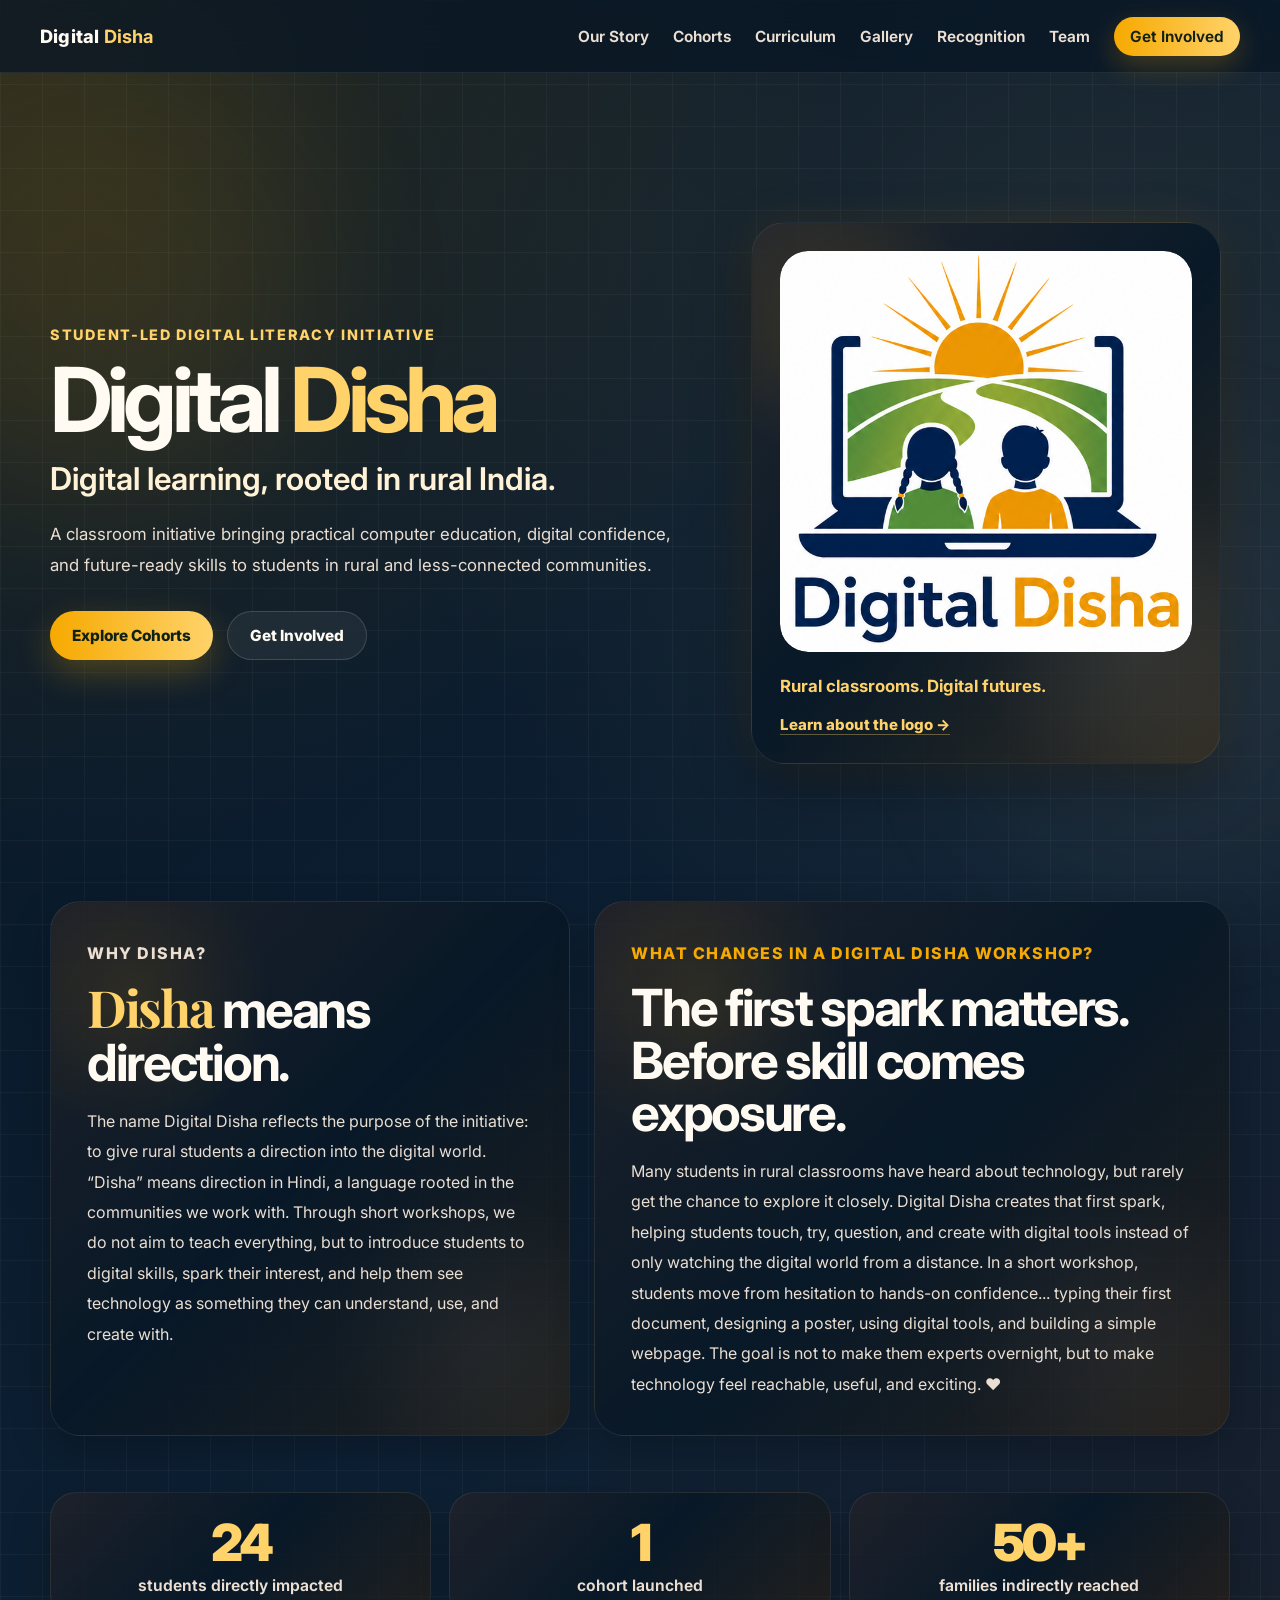
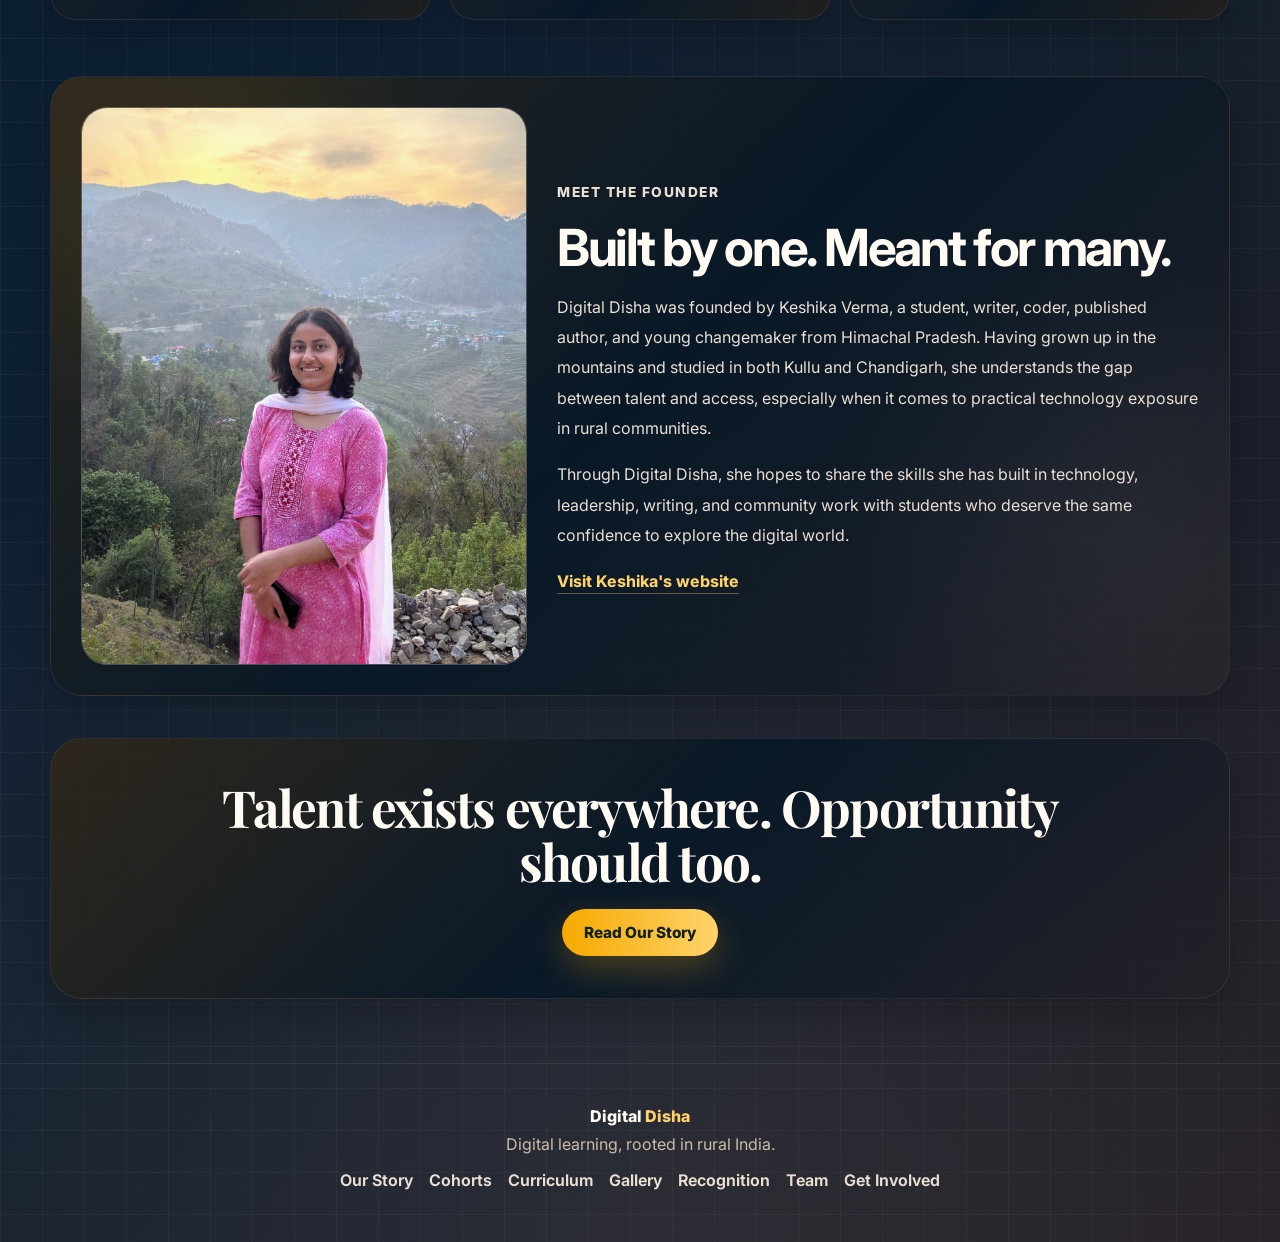
<file: index.html>
<!DOCTYPE html>
<html lang="en">
<head>
  <meta charset="UTF-8" />
  <meta name="viewport" content="width=device-width, initial-scale=1.0" />

  <title>Digital Disha | Digital Learning, Rooted in Rural India</title>

  <meta
    name="description"
    content="Digital Disha is a student-led digital literacy initiative bringing practical digital learning to rural India."
  />

  <link rel="preconnect" href="https://fonts.googleapis.com" />
  <link rel="preconnect" href="https://fonts.gstatic.com" crossorigin />

  <link
    href="https://fonts.googleapis.com/css2?family=Inter:wght@400;500;600;700;800;900&family=Playfair+Display:wght@700;800&display=swap"
    rel="stylesheet"
  />

  <link rel="stylesheet" href="style.css" />

  <link rel="icon" type="image/png" href="favicon.png">
</head>

<body>
  <div class="page-grid"></div>

  <header class="site-header">
    <nav class="navbar">
      <a class="brand" href="index.html" aria-label="Digital Disha Home">
        <span class="logo-slot" aria-hidden="true"></span>
        <span>Digital <strong>Disha</strong></span>
      </a>

      <button class="menu-btn" id="menuBtn" aria-label="Open menu">☰</button>

      <div class="nav-links" id="navLinks">
        <a href="our-story.html">Our Story</a>
        <a href="cohorts.html">Cohorts</a>
        <a href="curriculum.html">Curriculum</a>
        <a href="gallery.html">Gallery</a>
        <a href="recognition.html">Recognition</a>
        <a href="team.html">Team</a>
        <a class="nav-pill" href="support.html">Get Involved</a>
      </div>
    </nav>
  </header>

  <main>
    <section class="hero">
      <div class="container hero-grid">
        <div class="hero-text-block reveal">
          <p class="hero-mini">Student-led digital literacy initiative</p>

          <h1>Digital <span>Disha</span></h1>

          <h2>Digital learning, rooted in rural India.</h2>

          <p class="hero-description">
            A classroom initiative bringing practical computer education, digital confidence,
            and future-ready skills to students in rural and less-connected communities.
          </p>

          <div class="hero-buttons">
            <a class="primary-btn" href="cohorts.html">Explore Cohorts</a>
            <a class="secondary-btn" href="support.html">Get Involved</a>
          </div>
        </div>

        <div class="hero-visual reveal">
          <div class="logo-preview-card">
            <a class="logo-image-wrap logo-clickable" href="our-story.html#logo-story" aria-label="Learn more about the Digital Disha logo story">
              <img src="images/digital_disha_logo.png" alt="Digital Disha logo" />
            </a>
        
            <p class="visual-caption">
              <strong>Rural classrooms. Digital futures.</strong><br />
            </p>
        
            <a class="logo-story-link" href="our-story.html#logo-story">
              Learn about the logo →
            </a>
          </div>
        </div>
        </div>
      </div>
    </section>

    <section class="section-shell">
      <div class="container two-card-grid">
        <article class="glass-card direction-card reveal">
          <p class="section-mini">Why Disha?</p>

          <h2><span>Disha</span> means direction.</h2>

          <p>
            The name Digital Disha reflects the purpose of the initiative: to give rural students a direction into the digital world. “Disha” means direction in Hindi, a language rooted in the communities we work with. Through short workshops, we do not aim to teach everything, but to introduce students to digital skills, spark their interest, and help them see technology as something they can understand, use, and create with.

          </p>
        </article>

        <article class="glass-card about-card reveal">
          <p class="section-mini">WHAT CHANGES IN A DIGITAL DISHA WORKSHOP?</p>

          <h2>The first spark matters. Before skill comes exposure.</h2>

          <p>
            Many students in rural classrooms have heard about technology, but rarely get the chance to explore it closely. Digital Disha creates that first spark, helping students touch, try, question, and create with digital tools instead of only watching the digital world from a distance. In a short workshop, students move from hesitation to hands-on confidence... typing their first document, designing a poster, using digital tools, and building a simple webpage. The goal is not to make them experts overnight, but to make technology feel reachable, useful, and exciting. ❤️
          </p>
        </article>
      </div>
    </section>
      <section class="impact-strip-section">
        <div class="container impact-strip">
          <div class="impact-item">
            <span>24</span>
            <p>students directly impacted</p>
          </div>
      
          <div class="impact-item">
            <span>1</span>
            <p>cohort launched</p>
          </div>
      
          <div class="impact-item">
            <span>50+</span>
            <p>families indirectly reached</p>
          </div>
        </div>
      </section>

    <section class="founder-section">
      <div class="container founder-card reveal">
        <div class="founder-image">
          <div class="founder-image-placeholder has-image">
            <img src="images/founders_intro.jpg" alt="Keshika Verma, founder of Digital Disha" />
          </div>
        </div>

        <div class="founder-copy">
          <p class="section-mini">Meet the founder</p>

          <h2>Built by one. Meant for many.</h2>

          <p>
            Digital Disha was founded by Keshika Verma, a student, writer, coder,
            published author, and young changemaker from Himachal Pradesh. Having grown up
            in the mountains and studied in both Kullu and Chandigarh, she understands the
            gap between talent and access, especially when it comes to practical technology
            exposure in rural communities.
          </p>

          <p>
            Through Digital Disha, she hopes to share the skills she has built in technology,
            leadership, writing, and community work with students who deserve the same
            confidence to explore the digital world.
          </p>

          <div class="text-links">
            <a
              href="https://keshika.netlify.app/"
              target="_blank"
              rel="noreferrer"
            >
              Visit Keshika's website
            </a>
          </div>
        </div>
      </div>
    </section>

    <section class="quote-section">
      <div class="container quote-card reveal">
        <h2>Talent exists everywhere. Opportunity should too.</h2>
        <a class="primary-btn" href="our-story.html">Read Our Story</a>
      </div>
    </section>
  </main>

  <footer class="site-footer">
    <a class="footer-brand" href="index.html">Digital <span>Disha</span></a>

    <p>Digital learning, rooted in rural India.</p>

    <div class="footer-links">
      <a href="our-story.html">Our Story</a>
      <a href="cohorts.html">Cohorts</a>
      <a href="curriculum.html">Curriculum</a>
      <a href="gallery.html">Gallery</a>
      <a href="recognition.html">Recognition</a>
      <a href="team.html">Team</a>
      <a href="support.html">Get Involved</a>
    </div>
  </footer>

  <script>
    const menuBtn = document.getElementById("menuBtn");
    const navLinks = document.getElementById("navLinks");

    menuBtn.addEventListener("click", () => {
      navLinks.classList.toggle("open");
    });

    document.querySelectorAll(".nav-links a").forEach((link) => {
      link.addEventListener("click", () => navLinks.classList.remove("open"));
    });

    const revealElements = document.querySelectorAll(".reveal");

    const revealObserver = new IntersectionObserver(
      (entries) => {
        entries.forEach((entry) => {
          if (entry.isIntersecting) {
            entry.target.classList.add("visible");
            revealObserver.unobserve(entry.target);
          }
        });
      },
      { threshold: 0.12 }
    );

    revealElements.forEach((element) => revealObserver.observe(element));
  </script>
</body>
</html>
</file>
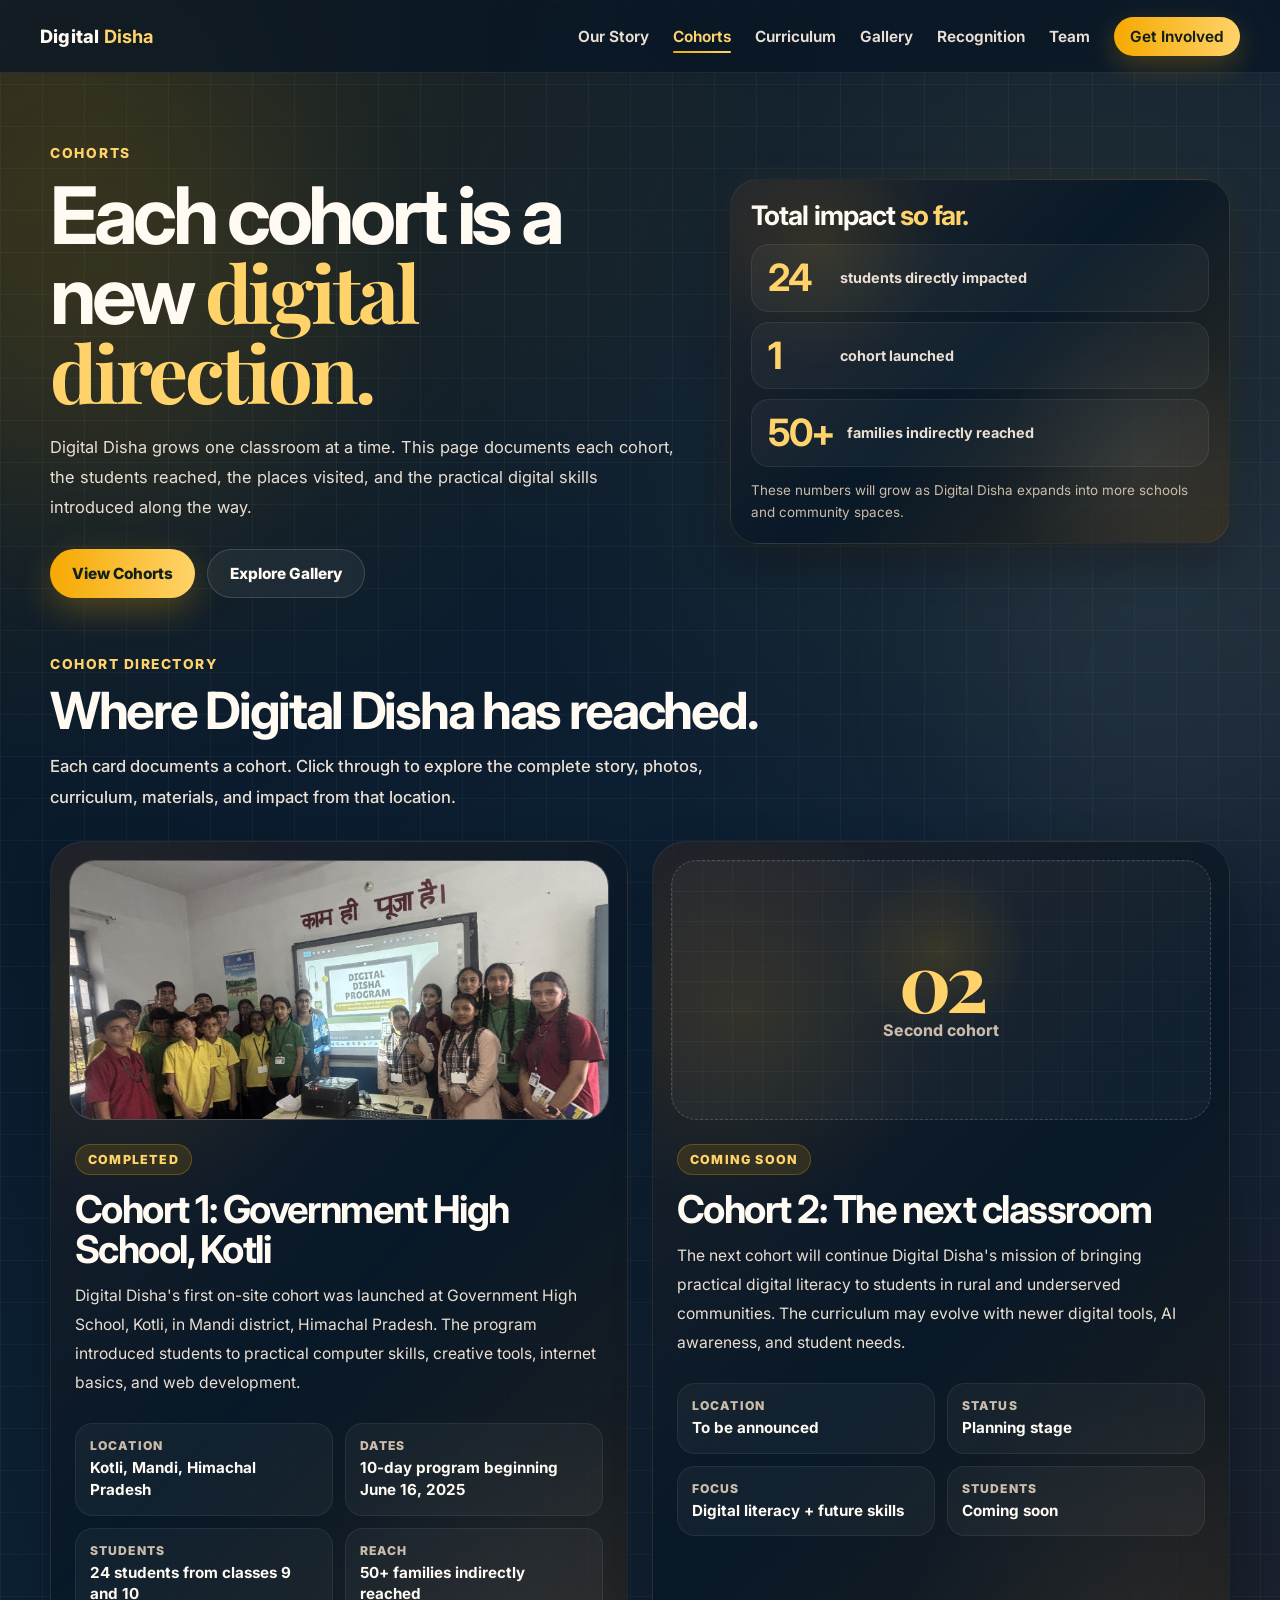
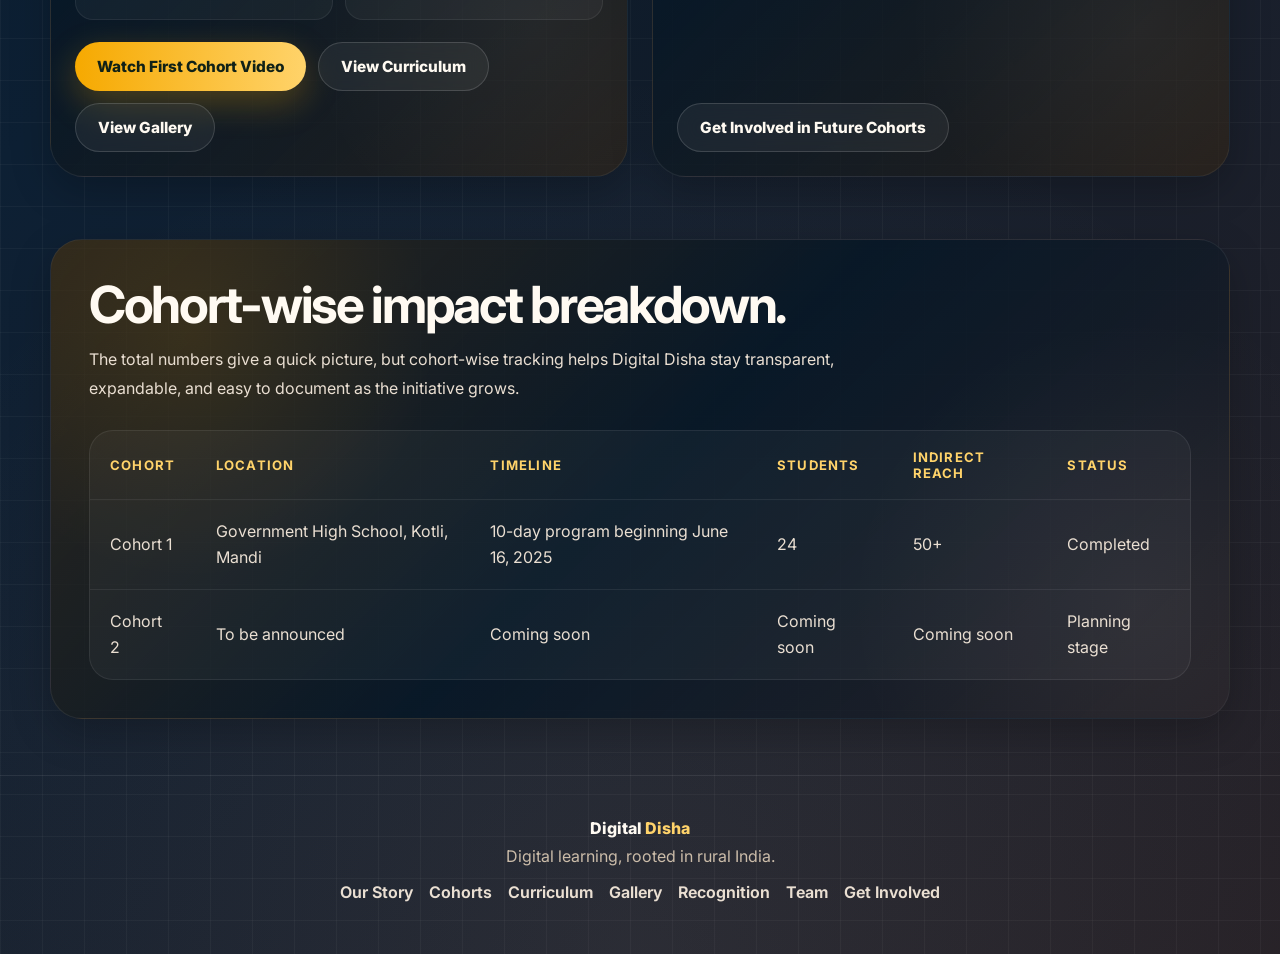
<file: cohorts.html>
<!DOCTYPE html>
<html lang="en">
<head>
  <meta charset="UTF-8" />
  <meta name="viewport" content="width=device-width, initial-scale=1.0" />

  <title>Cohorts | Digital Disha</title>

  <meta
    name="description"
    content="Explore Digital Disha cohorts, student impact, locations, dates, and program details."
  />

  <link rel="preconnect" href="https://fonts.googleapis.com" />
  <link rel="preconnect" href="https://fonts.gstatic.com" crossorigin />

  <link
    href="https://fonts.googleapis.com/css2?family=Inter:wght@400;500;600;700;800;900&family=Playfair+Display:wght@700;800&display=swap"
    rel="stylesheet"
  />

  <link rel="stylesheet" href="style.css" />

  <link rel="icon" type="image/png" href="favicon.png">
</head>

<body>
  <div class="page-grid"></div>

  <header class="site-header">
    <nav class="navbar">
      <a class="brand" href="index.html" aria-label="Digital Disha Home">
        <span>Digital <strong>Disha</strong></span>
      </a>

      <button class="menu-btn" id="menuBtn" aria-label="Open menu">☰</button>

      <div class="nav-links" id="navLinks">
        <a href="our-story.html">Our Story</a>
        <a href="cohorts.html" class="active">Cohorts</a>
        <a href="curriculum.html">Curriculum</a>
        <a href="gallery.html">Gallery</a>
        <a href="recognition.html">Recognition</a>
        <a href="team.html">Team</a>
        <a class="nav-pill" href="support.html">Get Involved</a>
      </div>
    </nav>
  </header>

  <main>
    <section class="cohorts-hero">
      <div class="container cohorts-hero-grid">
        <div class="cohorts-hero-copy reveal">
          <p class="page-mini">Cohorts</p>

          <h1>Each cohort is a new <span>digital direction.</span></h1>

          <p class="cohorts-intro">
            Digital Disha grows one classroom at a time. This page documents each cohort,
            the students reached, the places visited, and the practical digital skills
            introduced along the way.
          </p>

          <div class="cohorts-actions">
            <a class="primary-btn" href="#cohort-directory">View Cohorts</a>
            <a class="secondary-btn" href="gallery.html">Explore Gallery</a>
          </div>
        </div>

        <aside class="impact-board reveal" aria-label="Digital Disha total impact numbers">
          <h2>Total impact <span>so far.</span></h2>

          <div class="impact-grid">
            <div class="impact-item">
              <strong>24</strong>
              <span>students directly impacted</span>
            </div>

            <div class="impact-item">
              <strong>1</strong>
              <span>cohort launched</span>
            </div>

            <div class="impact-item">
              <strong>50+</strong>
              <span>families indirectly reached</span>
            </div>
          </div>

          <p class="impact-note">
            These numbers will grow as Digital Disha expands into more schools and community spaces.
          </p>
        </aside>
      </div>
    </section>

    <section class="cohort-directory-section" id="cohort-directory">
      <div class="container">
        <div class="section-heading reveal">
          <p>Cohort directory</p>

          <h2>Where Digital Disha has reached.</h2>

          <h3>
            Each card documents a cohort. Click through to explore the complete story,
            photos, curriculum, materials, and impact from that location.
          </h3>
        </div>

        <div class="cohort-card-grid">
          <article class="cohort-card reveal">
            <div class="cohort-photo has-image">
              <img
                src="images/class_of_june_2025.JPG"
                alt="Digital Disha Cohort 1 at Government High School, Kotli"
              />
            </div>

            <div class="cohort-content">
              <span class="cohort-status">Completed</span>

              <h2>Cohort 1: Government High School, Kotli</h2>

              <p>
                Digital Disha's first on-site cohort was launched at Government High School,
                Kotli, in Mandi district, Himachal Pradesh. The program introduced students
                to practical computer skills, creative tools, internet basics, and web development.
              </p>

              <div class="cohort-meta-grid">
                <div class="cohort-meta">
                  <span>Location</span>
                  <strong>Kotli, Mandi, Himachal Pradesh</strong>
                </div>

                <div class="cohort-meta">
                  <span>Dates</span>
                  <strong>10-day program beginning June 16, 2025</strong>
                </div>

                <div class="cohort-meta">
                  <span>Students</span>
                  <strong>24 students from classes 9 and 10</strong>
                </div>

                <div class="cohort-meta">
                  <span>Reach</span>
                  <strong>50+ families indirectly reached</strong>
                </div>
              </div>

              <div class="cohort-card-actions">
                <a
                  class="primary-btn"
                  href="https://youtu.be/RrvYTlBeEj8"
                  target="_blank"
                  rel="noreferrer"
                >
                  Watch First Cohort Video
                </a>
              
                <a class="secondary-btn" href="curriculum.html#cohort-1-curriculum">
                  View Curriculum
                </a>
              
                <a class="secondary-btn" href="cohort-1-gallery.html">
                  View Gallery
                </a>
              </div>
            </div>
          </article>

          <article class="cohort-card coming-soon-card reveal">
            <div class="cohort-photo">
              <div>
                <div class="coming-soon-symbol">02</div>
                <div>Second cohort</div>
              </div>
            </div>

            <div class="cohort-content">
              <span class="cohort-status">Coming Soon</span>

              <h2>Cohort 2: The next classroom</h2>

              <p>
                The next cohort will continue Digital Disha's mission of bringing practical
                digital literacy to students in rural and underserved communities. The curriculum
                may evolve with newer digital tools, AI awareness, and student needs.
              </p>

              <div class="cohort-meta-grid">
                <div class="cohort-meta">
                  <span>Location</span>
                  <strong>To be announced</strong>
                </div>

                <div class="cohort-meta">
                  <span>Status</span>
                  <strong>Planning stage</strong>
                </div>

                <div class="cohort-meta">
                  <span>Focus</span>
                  <strong>Digital literacy + future skills</strong>
                </div>

                <div class="cohort-meta">
                  <span>Students</span>
                  <strong>Coming soon</strong>
                </div>
              </div>

              <div class="cohort-card-actions">
                <a class="secondary-btn" href="support.html">Get Involved in Future Cohorts</a>
              </div>
            </div>
          </article>
        </div>
      </div>
    </section>

    <section class="breakdown-section">
      <div class="container breakdown-panel reveal">
        <h2>Cohort-wise impact breakdown.</h2>

        <p>
          The total numbers give a quick picture, but cohort-wise tracking helps Digital Disha
          stay transparent, expandable, and easy to document as the initiative grows.
        </p>

        <div class="breakdown-table-wrap">
          <table class="breakdown-table">
            <thead>
              <tr>
                <th>Cohort</th>
                <th>Location</th>
                <th>Timeline</th>
                <th>Students</th>
                <th>Indirect Reach</th>
                <th>Status</th>
              </tr>
            </thead>

            <tbody>
              <tr>
                <td>Cohort 1</td>
                <td>Government High School, Kotli, Mandi</td>
                <td>10-day program beginning June 16, 2025</td>
                <td>24</td>
                <td>50+</td>
                <td>Completed</td>
              </tr>

              <tr>
                <td>Cohort 2</td>
                <td>To be announced</td>
                <td>Coming soon</td>
                <td>Coming soon</td>
                <td>Coming soon</td>
                <td>Planning stage</td>
              </tr>
            </tbody>
          </table>
        </div>
      </div>
    </section>
  </main>

  <footer class="site-footer">
    <a class="footer-brand" href="index.html">Digital <span>Disha</span></a>

    <p>Digital learning, rooted in rural India.</p>

    <div class="footer-links">
      <a href="our-story.html">Our Story</a>
      <a href="cohorts.html">Cohorts</a>
      <a href="curriculum.html">Curriculum</a>
      <a href="gallery.html">Gallery</a>
      <a href="recognition.html">Recognition</a>
      <a href="team.html">Team</a>
      <a href="support.html">Get Involved</a>
    </div>
  </footer>

  <script>
    const menuBtn = document.getElementById("menuBtn");
    const navLinks = document.getElementById("navLinks");

    menuBtn.addEventListener("click", () => {
      navLinks.classList.toggle("open");
    });

    document.querySelectorAll(".nav-links a").forEach((link) => {
      link.addEventListener("click", () => navLinks.classList.remove("open"));
    });

    const revealElements = document.querySelectorAll(".reveal");

    const revealObserver = new IntersectionObserver(
      (entries) => {
        entries.forEach((entry) => {
          if (entry.isIntersecting) {
            entry.target.classList.add("visible");
            revealObserver.unobserve(entry.target);
          }
        });
      },
      { threshold: 0.12 }
    );

    revealElements.forEach((element) => revealObserver.observe(element));
  </script>
</body>
</html>
</file>
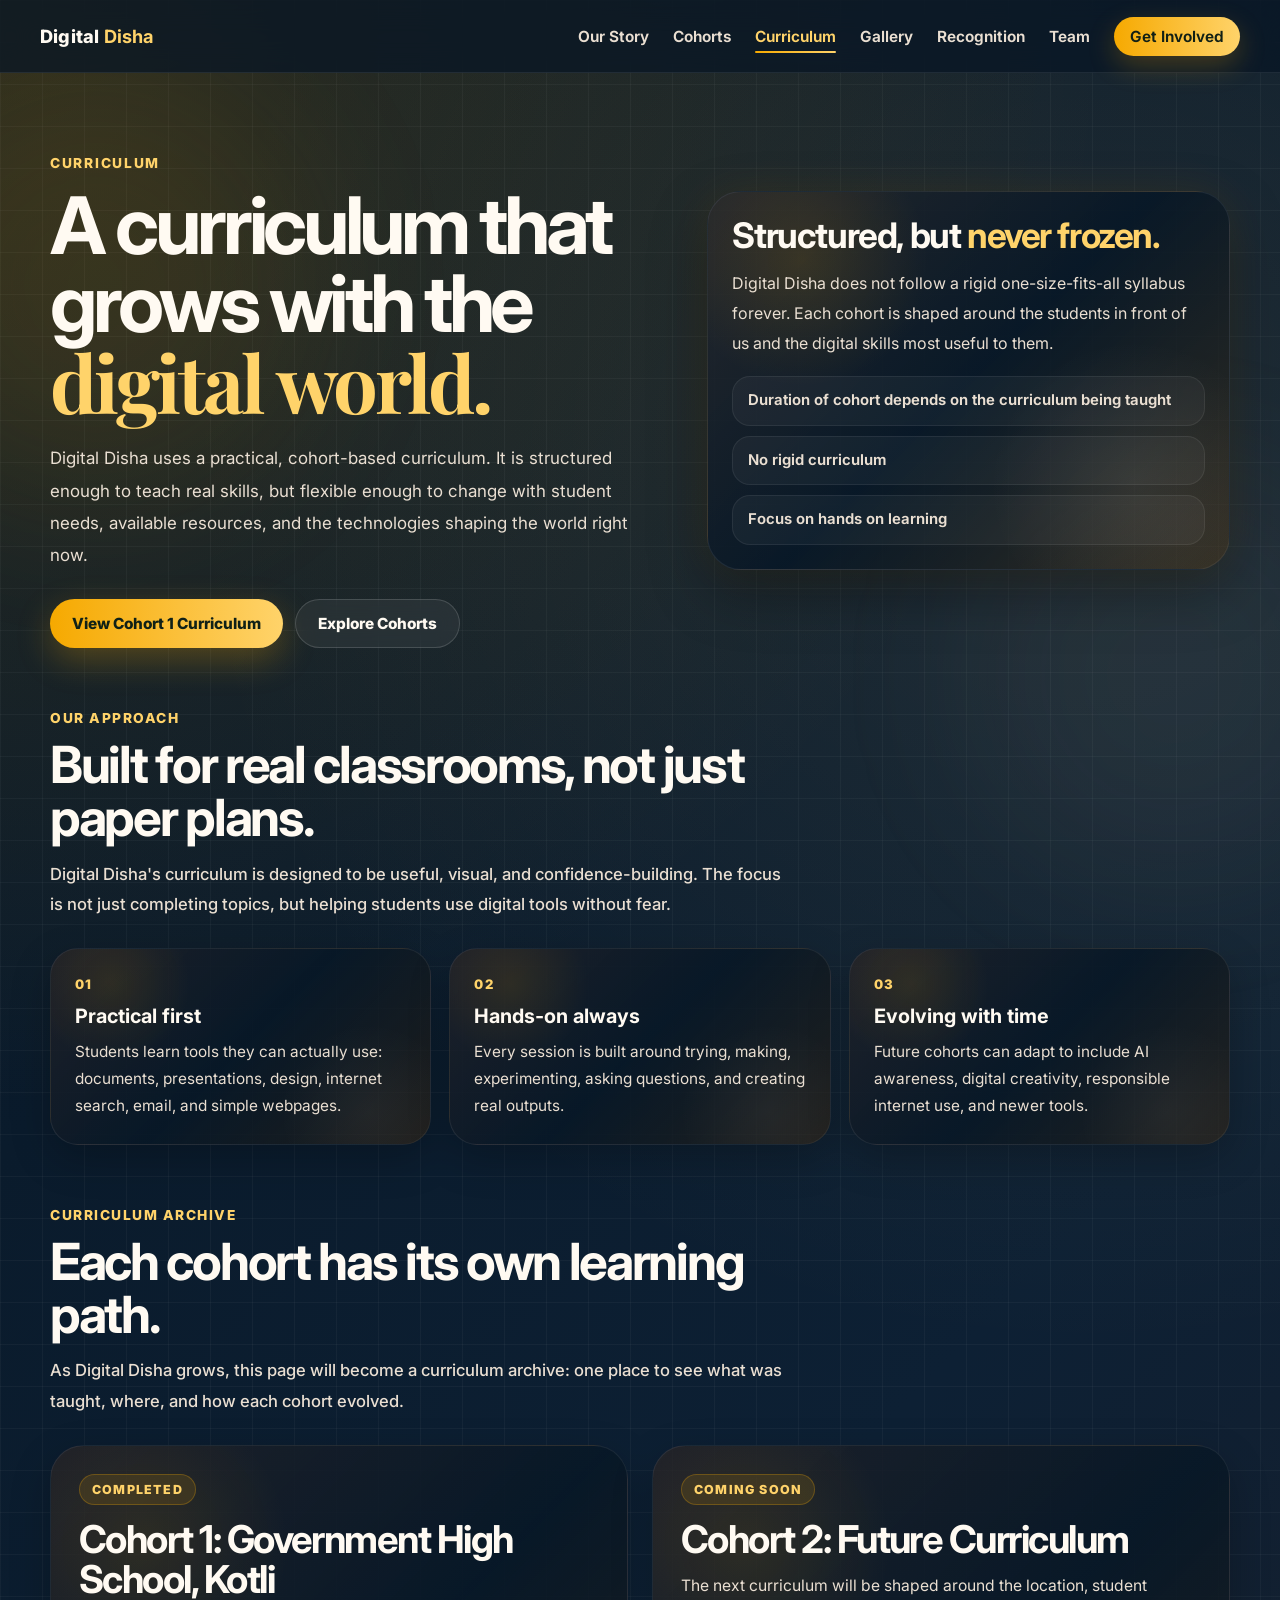
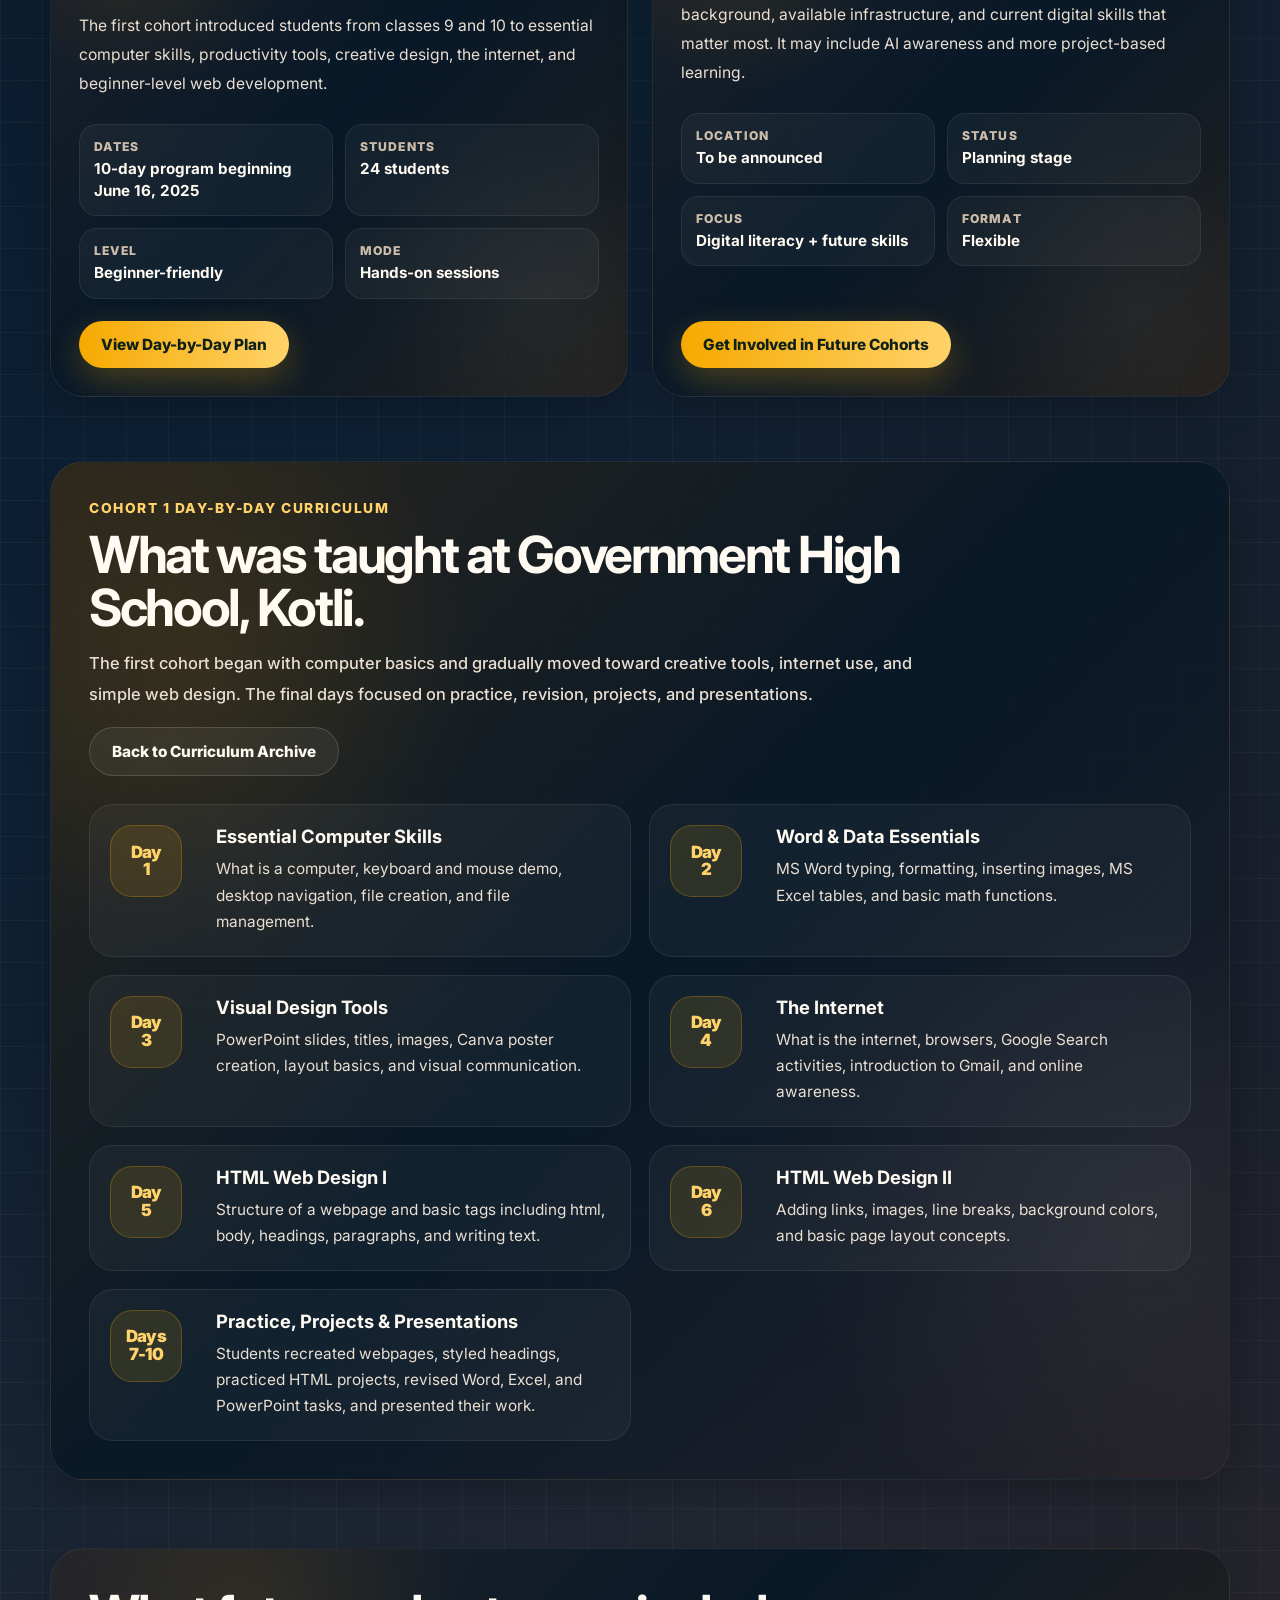
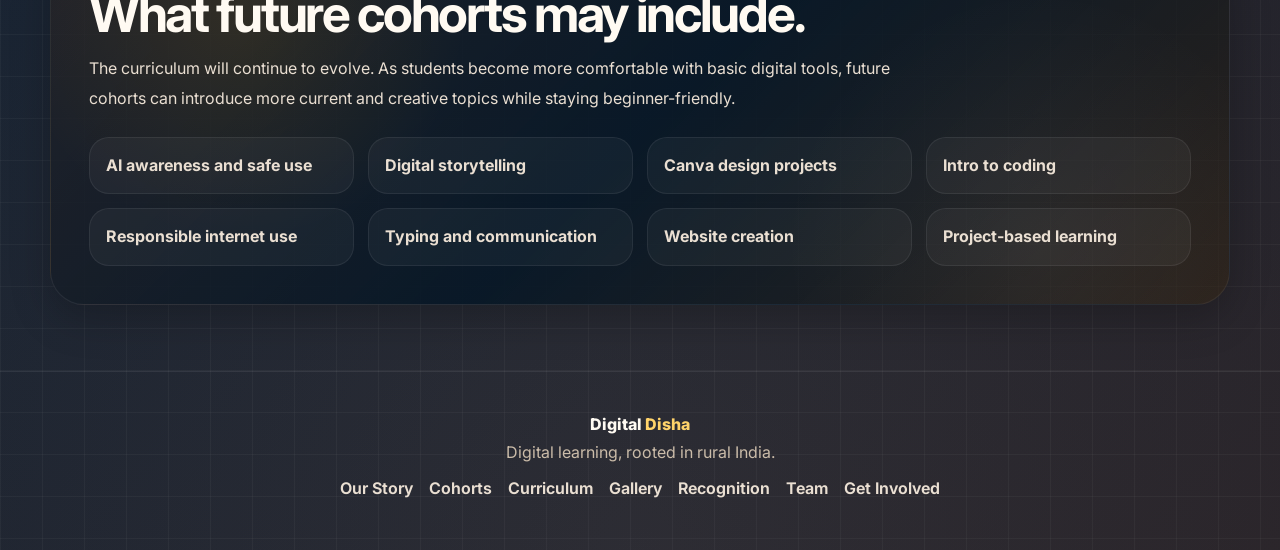
<file: curriculum.html>
<!DOCTYPE html>
<html lang="en">
<head>
  <meta charset="UTF-8" />
  <meta name="viewport" content="width=device-width, initial-scale=1.0" />

  <title>Curriculum | Digital Disha</title>

  <meta
    name="description"
    content="Explore Digital Disha's evolving curriculum and the day-by-day structure of Cohort 1 at Government High School, Kotli."
  />

  <link rel="preconnect" href="https://fonts.googleapis.com" />
  <link rel="preconnect" href="https://fonts.gstatic.com" crossorigin />

  <link
    href="https://fonts.googleapis.com/css2?family=Inter:wght@400;500;600;700;800;900&family=Playfair+Display:wght@700;800&display=swap"
    rel="stylesheet"
  />

  <link rel="stylesheet" href="style.css" />

  <link rel="icon" type="image/png" href="favicon.png">
</head>

<body>
  <div class="page-grid"></div>

  <header class="site-header">
    <nav class="navbar">
      <a class="brand" href="index.html" aria-label="Digital Disha Home">
        <span>Digital <strong>Disha</strong></span>
      </a>

      <button class="menu-btn" id="menuBtn" aria-label="Open menu">☰</button>

      <div class="nav-links" id="navLinks">
        <a href="our-story.html">Our Story</a>
        <a href="cohorts.html">Cohorts</a>
        <a href="curriculum.html" class="active">Curriculum</a>
        <a href="gallery.html">Gallery</a>
        <a href="recognition.html">Recognition</a>
        <a href="team.html">Team</a>
        <a class="nav-pill" href="support.html">Get Involved</a>
      </div>
    </nav>
  </header>

  <main>
    <section class="curriculum-hero">
      <div class="container curriculum-hero-grid">
        <div class="curriculum-hero-copy reveal">
          <p class="page-mini">Curriculum</p>

          <h1>A curriculum that grows with the <span>digital world.</span></h1>

          <p class="curriculum-intro">
            Digital Disha uses a practical, cohort-based curriculum. It is structured
            enough to teach real skills, but flexible enough to change with student
            needs, available resources, and the technologies shaping the world right now.
          </p>

          <div class="curriculum-actions">
            <a class="primary-btn" href="#cohort-1-curriculum">View Cohort 1 Curriculum</a>
            <a class="secondary-btn" href="cohorts.html">Explore Cohorts</a>
          </div>
        </div>

        <aside class="curriculum-note-card reveal">
          <h2>Structured, but <span>never frozen.</span></h2>

          <p>
            Digital Disha does not follow a rigid one-size-fits-all syllabus forever.
            Each cohort is shaped around the students in front of us and the digital
            skills most useful to them.
          </p>

          <div class="living-pill-list">
            <div class="living-pill">Duration of cohort depends on the curriculum being taught</div>
            <div class="living-pill">No rigid curriculum</div>
            <div class="living-pill">Focus on hands on learning</div>
          </div>
        </aside>
      </div>
    </section>

    <section class="approach-section">
      <div class="container">
        <div class="section-heading reveal">
          <p>Our approach</p>

          <h2>Built for real classrooms, not just paper plans.</h2>

          <h3>
            Digital Disha's curriculum is designed to be useful, visual, and
            confidence-building. The focus is not just completing topics, but helping
            students use digital tools without fear.
          </h3>
        </div>

        <div class="approach-grid">
          <article class="approach-card reveal">
            <span>01</span>
            <h3>Practical first</h3>
            <p>
              Students learn tools they can actually use: documents, presentations,
              design, internet search, email, and simple webpages.
            </p>
          </article>

          <article class="approach-card reveal">
            <span>02</span>
            <h3>Hands-on always</h3>
            <p>
              Every session is built around trying, making, experimenting, asking
              questions, and creating real outputs.
            </p>
          </article>

          <article class="approach-card reveal">
            <span>03</span>
            <h3>Evolving with time</h3>
            <p>
              Future cohorts can adapt to include AI awareness, digital creativity,
              responsible internet use, and newer tools.
            </p>
          </article>
        </div>
      </div>
    </section>

    <section class="archive-section" id="curriculum-archive">
      <div class="container">
        <div class="section-heading reveal">
          <p>Curriculum archive</p>

          <h2>Each cohort has its own learning path.</h2>

          <h3>
            As Digital Disha grows, this page will become a curriculum archive: one
            place to see what was taught, where, and how each cohort evolved.
          </h3>
        </div>

        <div class="curriculum-card-grid">
          <article class="curriculum-card reveal">
            <div class="curriculum-card-content">
              <span class="curriculum-status">Completed</span>

              <h2>Cohort 1: Government High School, Kotli</h2>

              <p>
                The first cohort introduced students from classes 9 and 10 to essential
                computer skills, productivity tools, creative design, the internet, and
                beginner-level web development.
              </p>

              <div class="curriculum-meta-grid">
                <div class="curriculum-meta">
                  <span>Dates</span>
                  <strong>10-day program beginning June 16, 2025</strong>
                </div>

                <div class="curriculum-meta">
                  <span>Students</span>
                  <strong>24 students</strong>
                </div>

                <div class="curriculum-meta">
                  <span>Level</span>
                  <strong>Beginner-friendly</strong>
                </div>

                <div class="curriculum-meta">
                  <span>Mode</span>
                  <strong>Hands-on sessions</strong>
                </div>
              </div>

              <div class="curriculum-card-actions">
                <a class="primary-btn" href="#cohort-1-curriculum">View Day-by-Day Plan</a>
              </div>
            </div>
          </article>

          <article class="curriculum-card reveal">
            <div class="curriculum-card-content">
              <span class="curriculum-status">Coming Soon</span>

              <h2>Cohort 2: Future Curriculum</h2>

              <p>
                The next curriculum will be shaped around the location, student
                background, available infrastructure, and current digital skills that
                matter most. It may include AI awareness and more project-based learning.
              </p>

              <div class="curriculum-meta-grid">
                <div class="curriculum-meta">
                  <span>Location</span>
                  <strong>To be announced</strong>
                </div>

                <div class="curriculum-meta">
                  <span>Status</span>
                  <strong>Planning stage</strong>
                </div>

                <div class="curriculum-meta">
                  <span>Focus</span>
                  <strong>Digital literacy + future skills</strong>
                </div>

                <div class="curriculum-meta">
                  <span>Format</span>
                  <strong>Flexible</strong>
                </div>
              </div>

              <div class="curriculum-card-actions">
                <a class="primary-btn" href="support.html">Get Involved in Future Cohorts</a>
              </div>
            </div>
          </article>
        </div>
      </div>
    </section>

    <section class="timeline-section" id="cohort-1-curriculum">
      <div class="container timeline-panel reveal">
        <div class="timeline-heading">
          <p>Cohort 1 day-by-day curriculum</p>

          <h2>What was taught at Government High School, Kotli.</h2>

          <h3>
            The first cohort began with computer basics and gradually moved toward
            creative tools, internet use, and simple web design. The final days focused
            on practice, revision, projects, and presentations.
          </h3>

          <div class="timeline-back-row">
            <a class="secondary-btn" href="#curriculum-archive">Back to Curriculum Archive</a>
          </div>
        </div>

        <div class="day-grid">
          <article class="day-card">
            <div class="day-number">Day<br />1</div>
            <div class="day-content">
              <h3>Essential Computer Skills</h3>
              <p>
                What is a computer, keyboard and mouse demo, desktop navigation,
                file creation, and file management.
              </p>
            </div>
          </article>

          <article class="day-card">
            <div class="day-number">Day<br />2</div>
            <div class="day-content">
              <h3>Word & Data Essentials</h3>
              <p>
                MS Word typing, formatting, inserting images, MS Excel tables, and
                basic math functions.
              </p>
            </div>
          </article>

          <article class="day-card">
            <div class="day-number">Day<br />3</div>
            <div class="day-content">
              <h3>Visual Design Tools</h3>
              <p>
                PowerPoint slides, titles, images, Canva poster creation, layout
                basics, and visual communication.
              </p>
            </div>
          </article>

          <article class="day-card">
            <div class="day-number">Day<br />4</div>
            <div class="day-content">
              <h3>The Internet</h3>
              <p>
                What is the internet, browsers, Google Search activities, introduction
                to Gmail, and online awareness.
              </p>
            </div>
          </article>

          <article class="day-card">
            <div class="day-number">Day<br />5</div>
            <div class="day-content">
              <h3>HTML Web Design I</h3>
              <p>
                Structure of a webpage and basic tags including html, body, headings,
                paragraphs, and writing text.
              </p>
            </div>
          </article>

          <article class="day-card">
            <div class="day-number">Day<br />6</div>
            <div class="day-content">
              <h3>HTML Web Design II</h3>
              <p>
                Adding links, images, line breaks, background colors, and basic page
                layout concepts.
              </p>
            </div>
          </article>

          <article class="day-card">
            <div class="day-number">Days<br />7-10</div>
            <div class="day-content">
              <h3>Practice, Projects & Presentations</h3>
              <p>
                Students recreated webpages, styled headings, practiced HTML projects,
                revised Word, Excel, and PowerPoint tasks, and presented their work.
              </p>
            </div>
          </article>
        </div>
      </div>
    </section>

    <section class="future-section">
      <div class="container future-panel reveal">
        <h2>What future cohorts may include.</h2>

        <p>
          The curriculum will continue to evolve. As students become more comfortable
          with basic digital tools, future cohorts can introduce more current and
          creative topics while staying beginner-friendly.
        </p>

        <div class="future-topic-grid">
          <div class="future-topic">AI awareness and safe use</div>
          <div class="future-topic">Digital storytelling</div>
          <div class="future-topic">Canva design projects</div>
          <div class="future-topic">Intro to coding</div>
          <div class="future-topic">Responsible internet use</div>
          <div class="future-topic">Typing and communication</div>
          <div class="future-topic">Website creation</div>
          <div class="future-topic">Project-based learning</div>
        </div>
      </div>
    </section>
  </main>

  <footer class="site-footer">
    <a class="footer-brand" href="index.html">Digital <span>Disha</span></a>

    <p>Digital learning, rooted in rural India.</p>

    <div class="footer-links">
      <a href="our-story.html">Our Story</a>
      <a href="cohorts.html">Cohorts</a>
      <a href="curriculum.html">Curriculum</a>
      <a href="gallery.html">Gallery</a>
      <a href="recognition.html">Recognition</a>
      <a href="team.html">Team</a>
      <a href="support.html">Get Involved</a>
    </div>
  </footer>

  <script>
    const menuBtn = document.getElementById("menuBtn");
    const navLinks = document.getElementById("navLinks");

    menuBtn.addEventListener("click", () => {
      navLinks.classList.toggle("open");
    });

    document.querySelectorAll(".nav-links a").forEach((link) => {
      link.addEventListener("click", () => navLinks.classList.remove("open"));
    });

    const revealElements = document.querySelectorAll(".reveal");

    const revealObserver = new IntersectionObserver(
      (entries) => {
        entries.forEach((entry) => {
          if (entry.isIntersecting) {
            entry.target.classList.add("visible");
            revealObserver.unobserve(entry.target);
          }
        });
      },
      { threshold: 0.12 }
    );

    revealElements.forEach((element) => revealObserver.observe(element));
  </script>
</body>
</html>
</file>
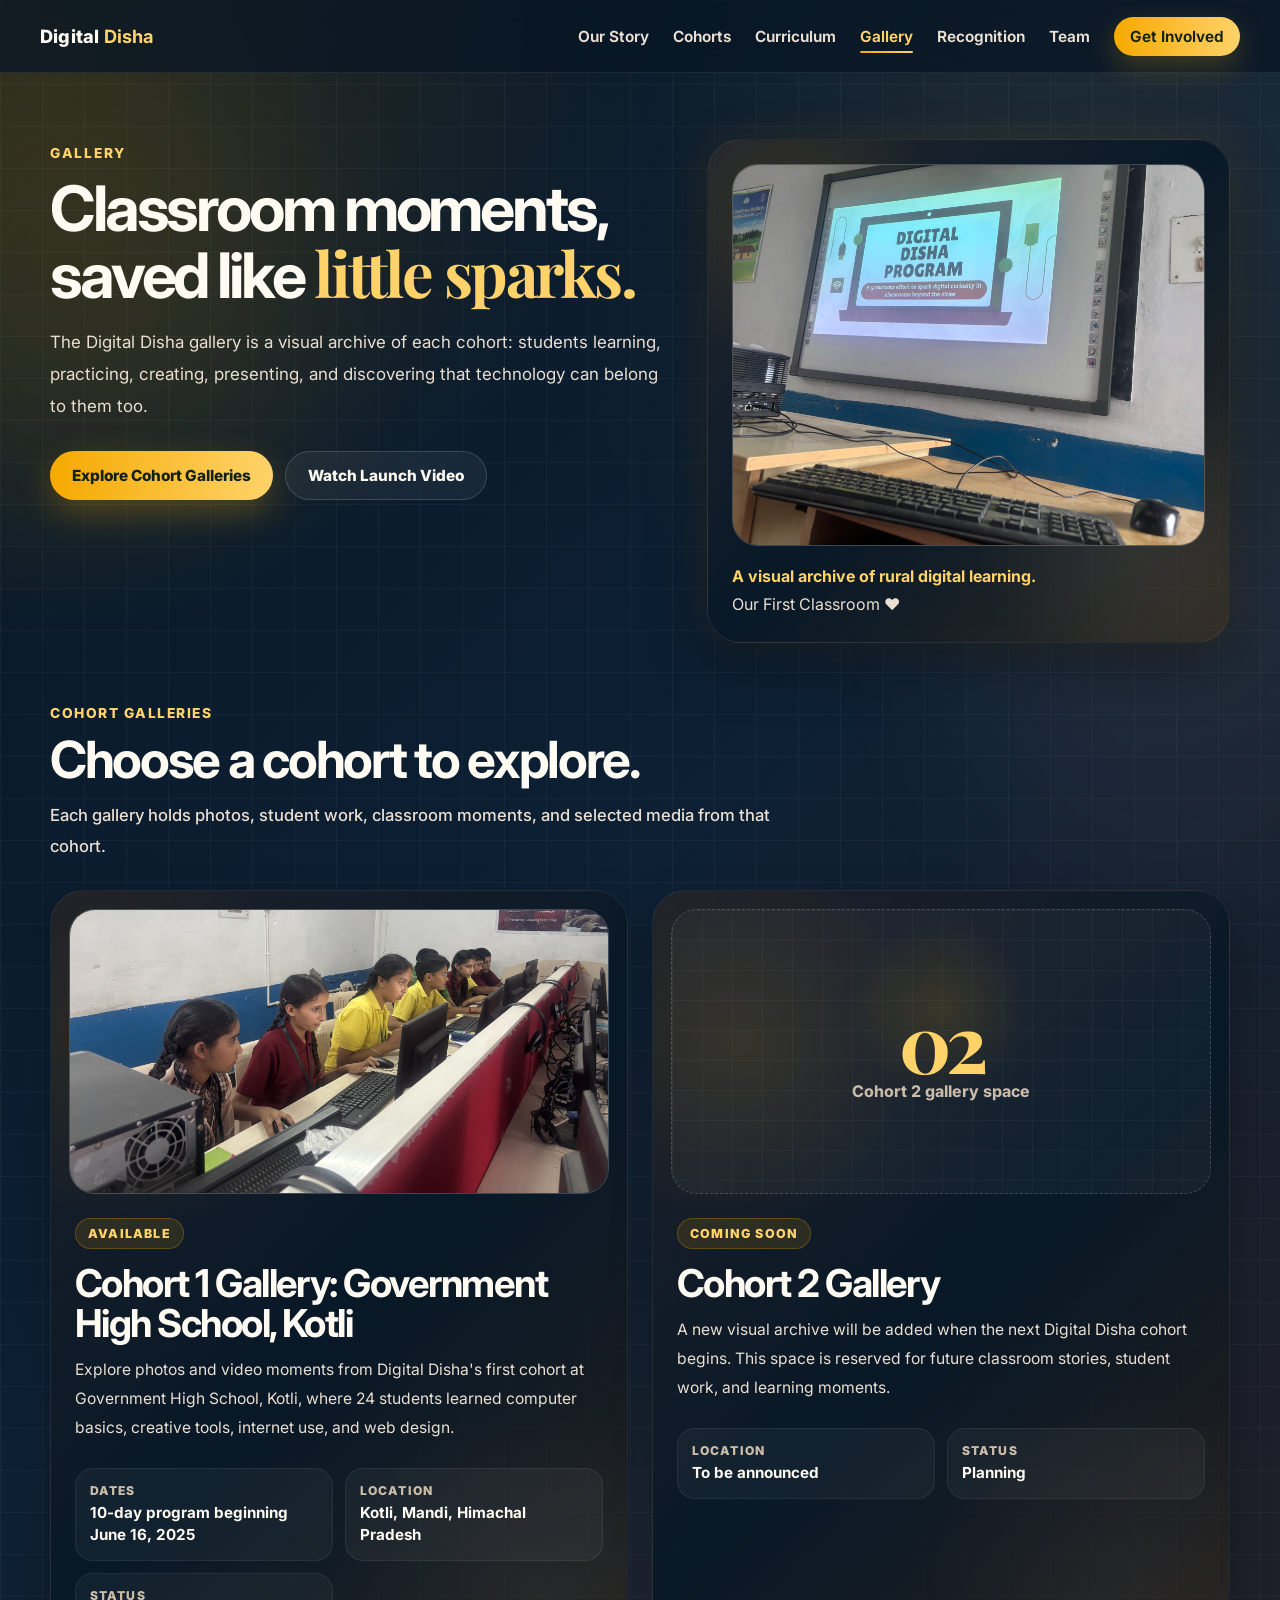
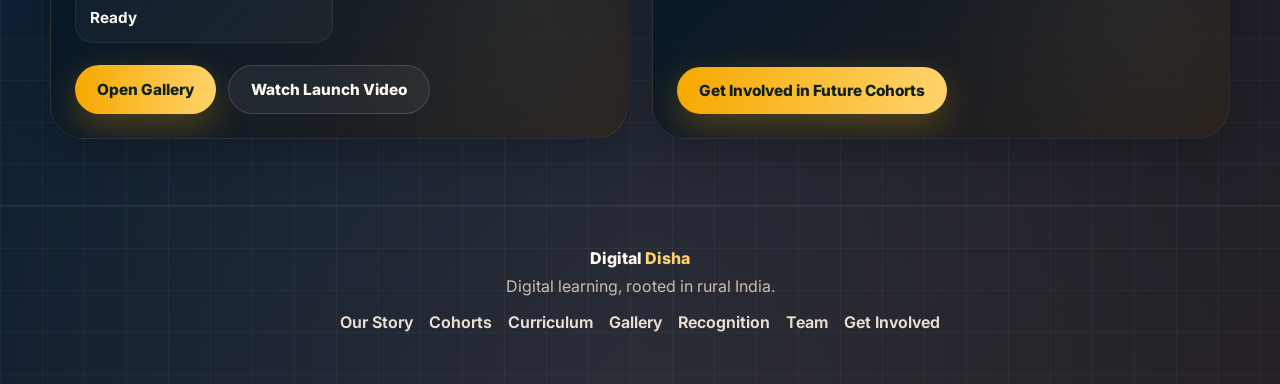
<file: gallery.html>
<!DOCTYPE html>
<html lang="en">
<head>
  <meta charset="UTF-8" />
  <meta name="viewport" content="width=device-width, initial-scale=1.0" />

  <title>Gallery | Digital Disha</title>

  <meta
    name="description"
    content="Explore Digital Disha photos, videos, classroom moments, and cohort galleries."
  />

  <link rel="preconnect" href="https://fonts.googleapis.com" />
  <link rel="preconnect" href="https://fonts.gstatic.com" crossorigin />

  <link
    href="https://fonts.googleapis.com/css2?family=Inter:wght@400;500;600;700;800;900&family=Playfair+Display:wght@700;800&display=swap"
    rel="stylesheet"
  />

  <link rel="stylesheet" href="style.css" />
  <link rel="icon" type="image/png" href="favicon.png">
</head>

<body>
  <div class="page-grid"></div>

  <header class="site-header">
    <nav class="navbar">
      <a class="brand" href="index.html" aria-label="Digital Disha Home">
        <span>Digital <strong>Disha</strong></span>
      </a>

      <button class="menu-btn" id="menuBtn" aria-label="Open menu">☰</button>

      <div class="nav-links" id="navLinks">
        <a href="our-story.html">Our Story</a>
        <a href="cohorts.html">Cohorts</a>
        <a href="curriculum.html">Curriculum</a>
        <a href="gallery.html" class="active">Gallery</a>
        <a href="recognition.html">Recognition</a>
        <a href="team.html">Team</a>
        <a class="nav-pill" href="support.html">Get Involved</a>
      </div>
    </nav>
  </header>

  <main>
    <section class="gallery-hero">
      <div class="container gallery-hero-grid">
        <div class="gallery-hero-copy reveal">
          <p class="page-mini">Gallery</p>

          <h1>Classroom moments, saved like <span>little sparks.</span></h1>

          <p class="gallery-intro">
            The Digital Disha gallery is a visual archive of each cohort: students learning,
            practicing, creating, presenting, and discovering that technology can belong to them too.
          </p>

          <div class="gallery-actions">
            <a class="primary-btn" href="#gallery-directory">Explore Cohort Galleries</a>
            <a
              class="secondary-btn"
              href="https://youtu.be/RrvYTlBeEj8"
              target="_blank"
              rel="noreferrer"
            >
              Watch Launch Video
            </a>
          </div>
        </div>

        <aside class="gallery-feature-card reveal">
          <div class="gallery-feature-photo has-image">
            <img
              src="images/gallery_archive.JPG"
              alt="Digital Disha Cohort 1 classroom moment"
            />
          </div>

          <p class="gallery-feature-caption">
            <strong>A visual archive of rural digital learning.</strong><br />
            Our First Classroom ❤️
          </p>
        </aside>
      </div>
    </section>

    <section class="gallery-directory-section" id="gallery-directory">
      <div class="container">
        <div class="section-heading reveal">
          <p>Cohort galleries</p>

          <h2>Choose a cohort to explore.</h2>

          <h3>
            Each gallery holds photos, student work, classroom moments, and selected
            media from that cohort.
          </h3>
        </div>

        <div class="gallery-card-grid">
          <article class="gallery-card reveal">
            <div class="gallery-cover has-image">
              <img
                src="images/cohort1_coverimage.JPG"
                alt="Digital Disha Cohort 1 gallery at Government High School, Kotli"
              />
            </div>
            <div class="gallery-card-content">
              <span class="gallery-status">Available</span>

              <h2>Cohort 1 Gallery: Government High School, Kotli</h2>

              <p>
                Explore photos and video moments from Digital Disha's first cohort at
                Government High School, Kotli, where 24 students learned computer basics,
                creative tools, internet use, and web design.
              </p>

              <div class="gallery-meta-row">
                <div class="gallery-meta">
                  <span>Dates</span>
                  <strong>10-day program beginning June 16, 2025</strong>
                </div>

                <div class="gallery-meta">
                    <span>Location</span>
                    <strong>Kotli, Mandi, Himachal Pradesh</strong>
                </div>

                <div class="gallery-meta">
                  <span>Status</span>
                  <strong>Ready</strong>
                </div>
              </div>

              <div class="gallery-card-actions">
                <a class="primary-btn" href="cohort-1-gallery.html">Open Gallery</a>

                <a
                  class="secondary-btn"
                  href="https://youtu.be/RrvYTlBeEj8"
                  target="_blank"
                  rel="noreferrer"
                >
                  Watch Launch Video
                </a>
              </div>
            </div>
          </article>

          <article class="gallery-card reveal">
            <div class="gallery-cover coming-soon-cover">
              <div>
                <div class="coming-soon-symbol">02</div>
                <div>Cohort 2 gallery space</div>
              </div>
            </div>

            <div class="gallery-card-content">
              <span class="gallery-status">Coming Soon</span>

              <h2>Cohort 2 Gallery</h2>

              <p>
                A new visual archive will be added when the next Digital Disha cohort
                begins. This space is reserved for future classroom stories, student work,
                and learning moments.
              </p>

              <div class="gallery-meta-row">
                <div class="gallery-meta">
                  <span>Location</span>
                  <strong>To be announced</strong>
                </div>

                <div class="gallery-meta">
                  <span>Status</span>
                  <strong>Planning</strong>
                </div>
              </div>

              <div class="gallery-card-actions">
                <a class="primary-btn" href="support.html">Get Involved in Future Cohorts</a>
              </div>
            </div>
          </article>
        </div>
      </div>
    </section>
  </main>

  <footer class="site-footer">
    <a class="footer-brand" href="index.html">Digital <span>Disha</span></a>

    <p>Digital learning, rooted in rural India.</p>

    <div class="footer-links">
      <a href="our-story.html">Our Story</a>
      <a href="cohorts.html">Cohorts</a>
      <a href="curriculum.html">Curriculum</a>
      <a href="gallery.html">Gallery</a>
      <a href="recognition.html">Recognition</a>
      <a href="team.html">Team</a>
      <a href="support.html">Get Involved</a>
    </div>
  </footer>

  <script>
    const menuBtn = document.getElementById("menuBtn");
    const navLinks = document.getElementById("navLinks");

    menuBtn.addEventListener("click", () => {
      navLinks.classList.toggle("open");
    });

    document.querySelectorAll(".nav-links a").forEach((link) => {
      link.addEventListener("click", () => navLinks.classList.remove("open"));
    });

    const revealElements = document.querySelectorAll(".reveal");

    const revealObserver = new IntersectionObserver(
      (entries) => {
        entries.forEach((entry) => {
          if (entry.isIntersecting) {
            entry.target.classList.add("visible");
            revealObserver.unobserve(entry.target);
          }
        });
      },
      { threshold: 0.12 }
    );

    revealElements.forEach((element) => revealObserver.observe(element));
  </script>
</body>
</html>
</file>
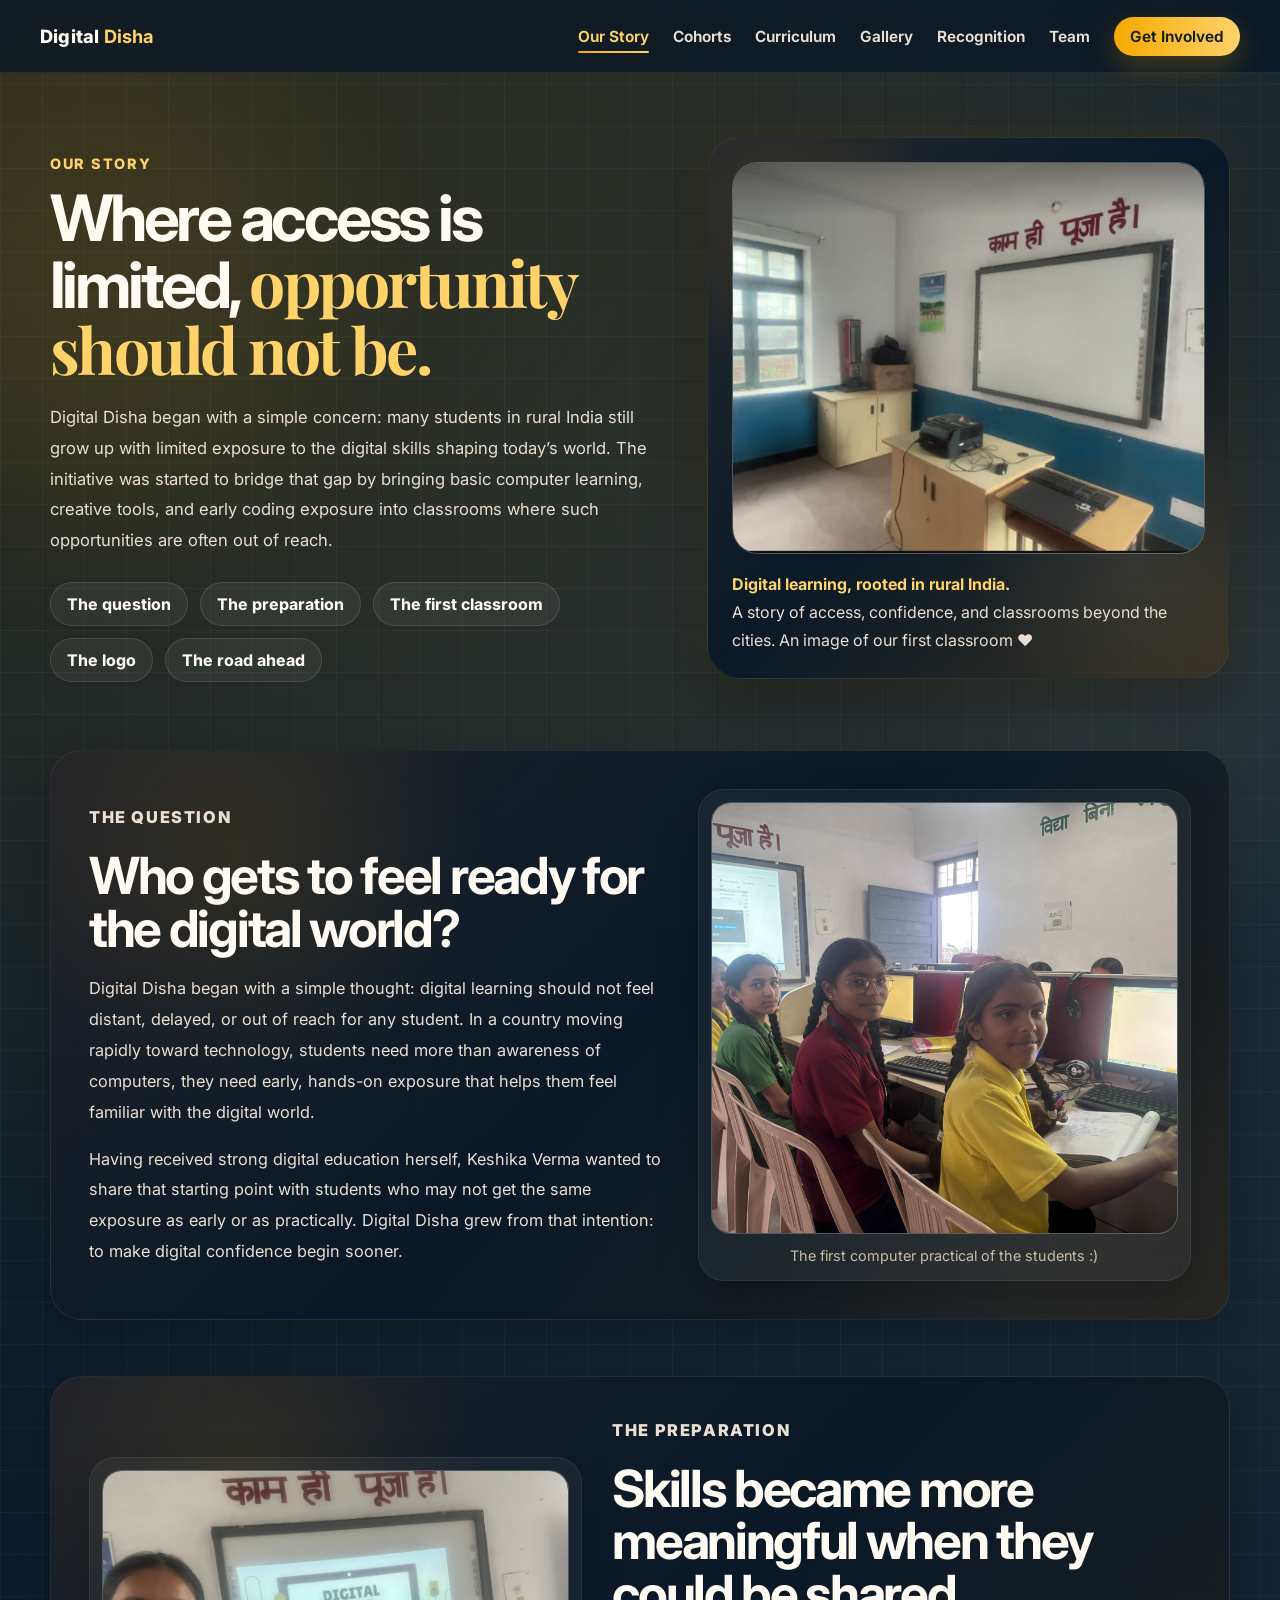
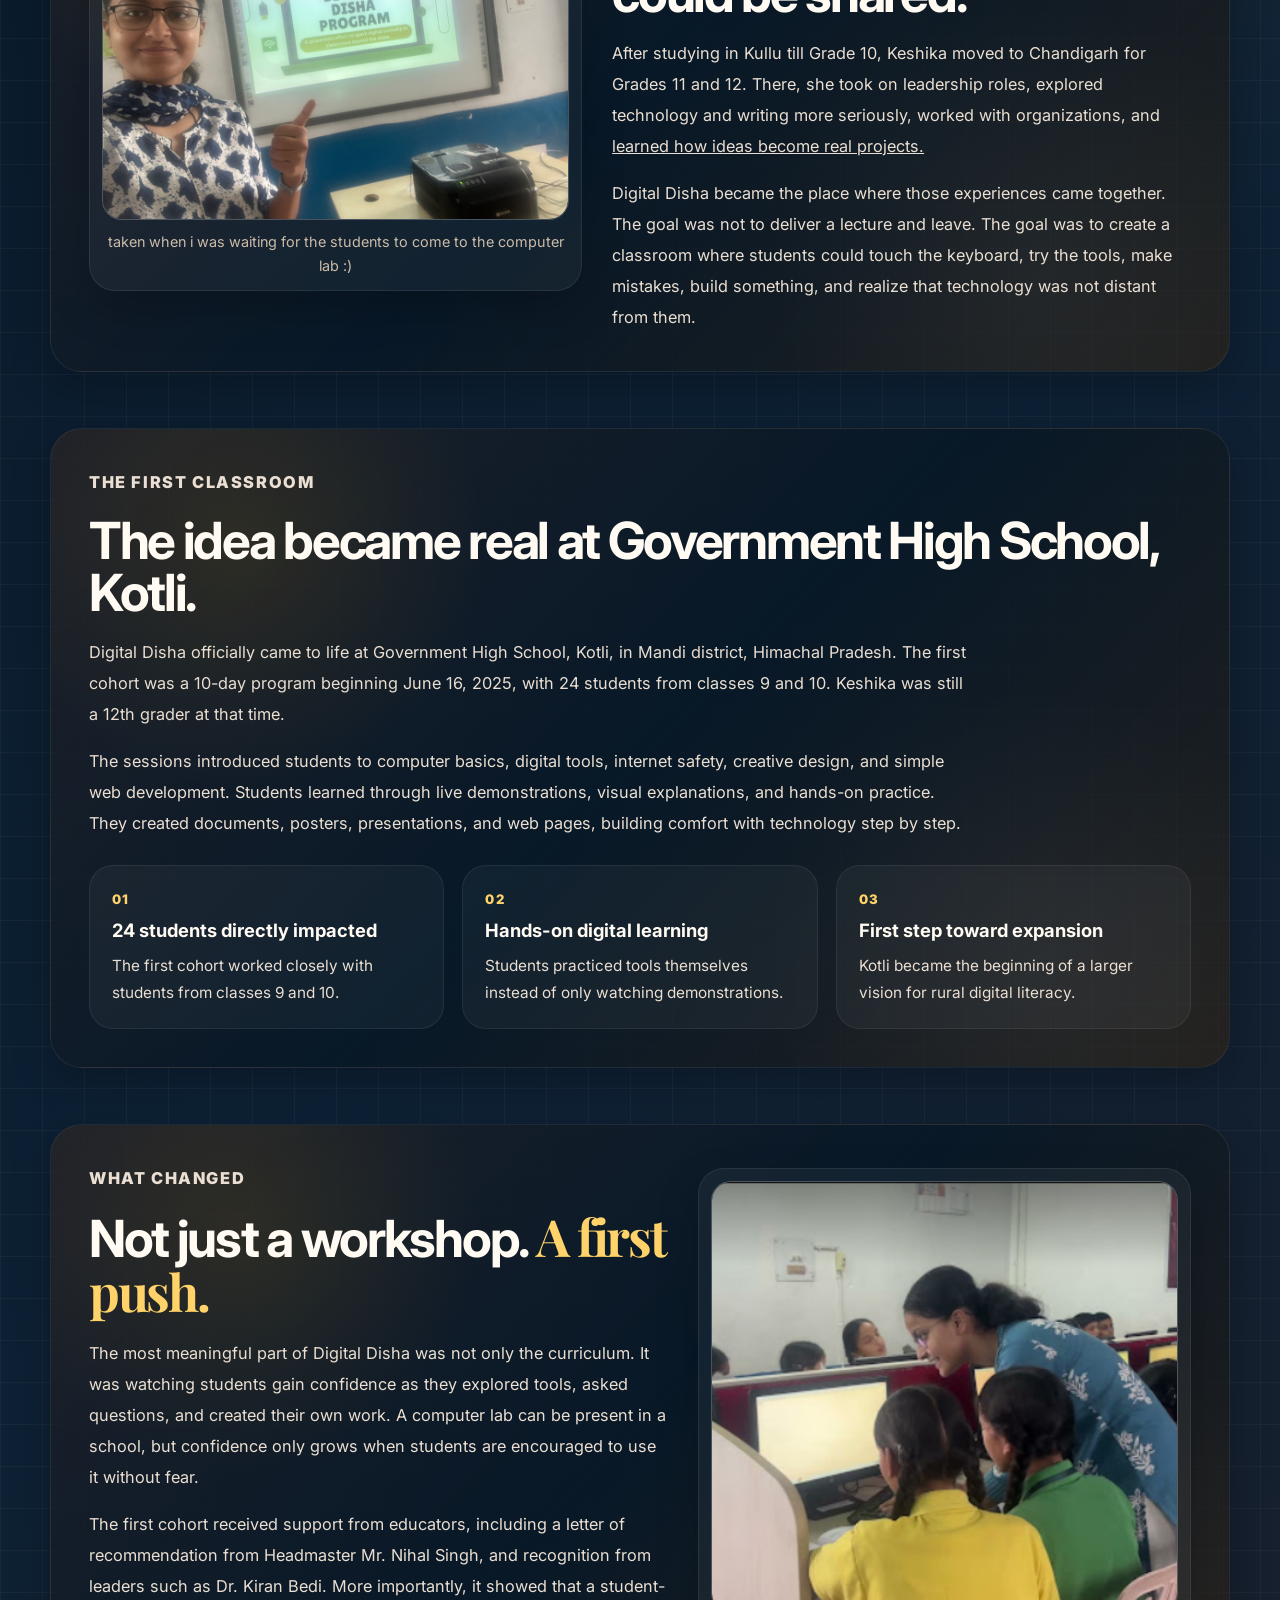
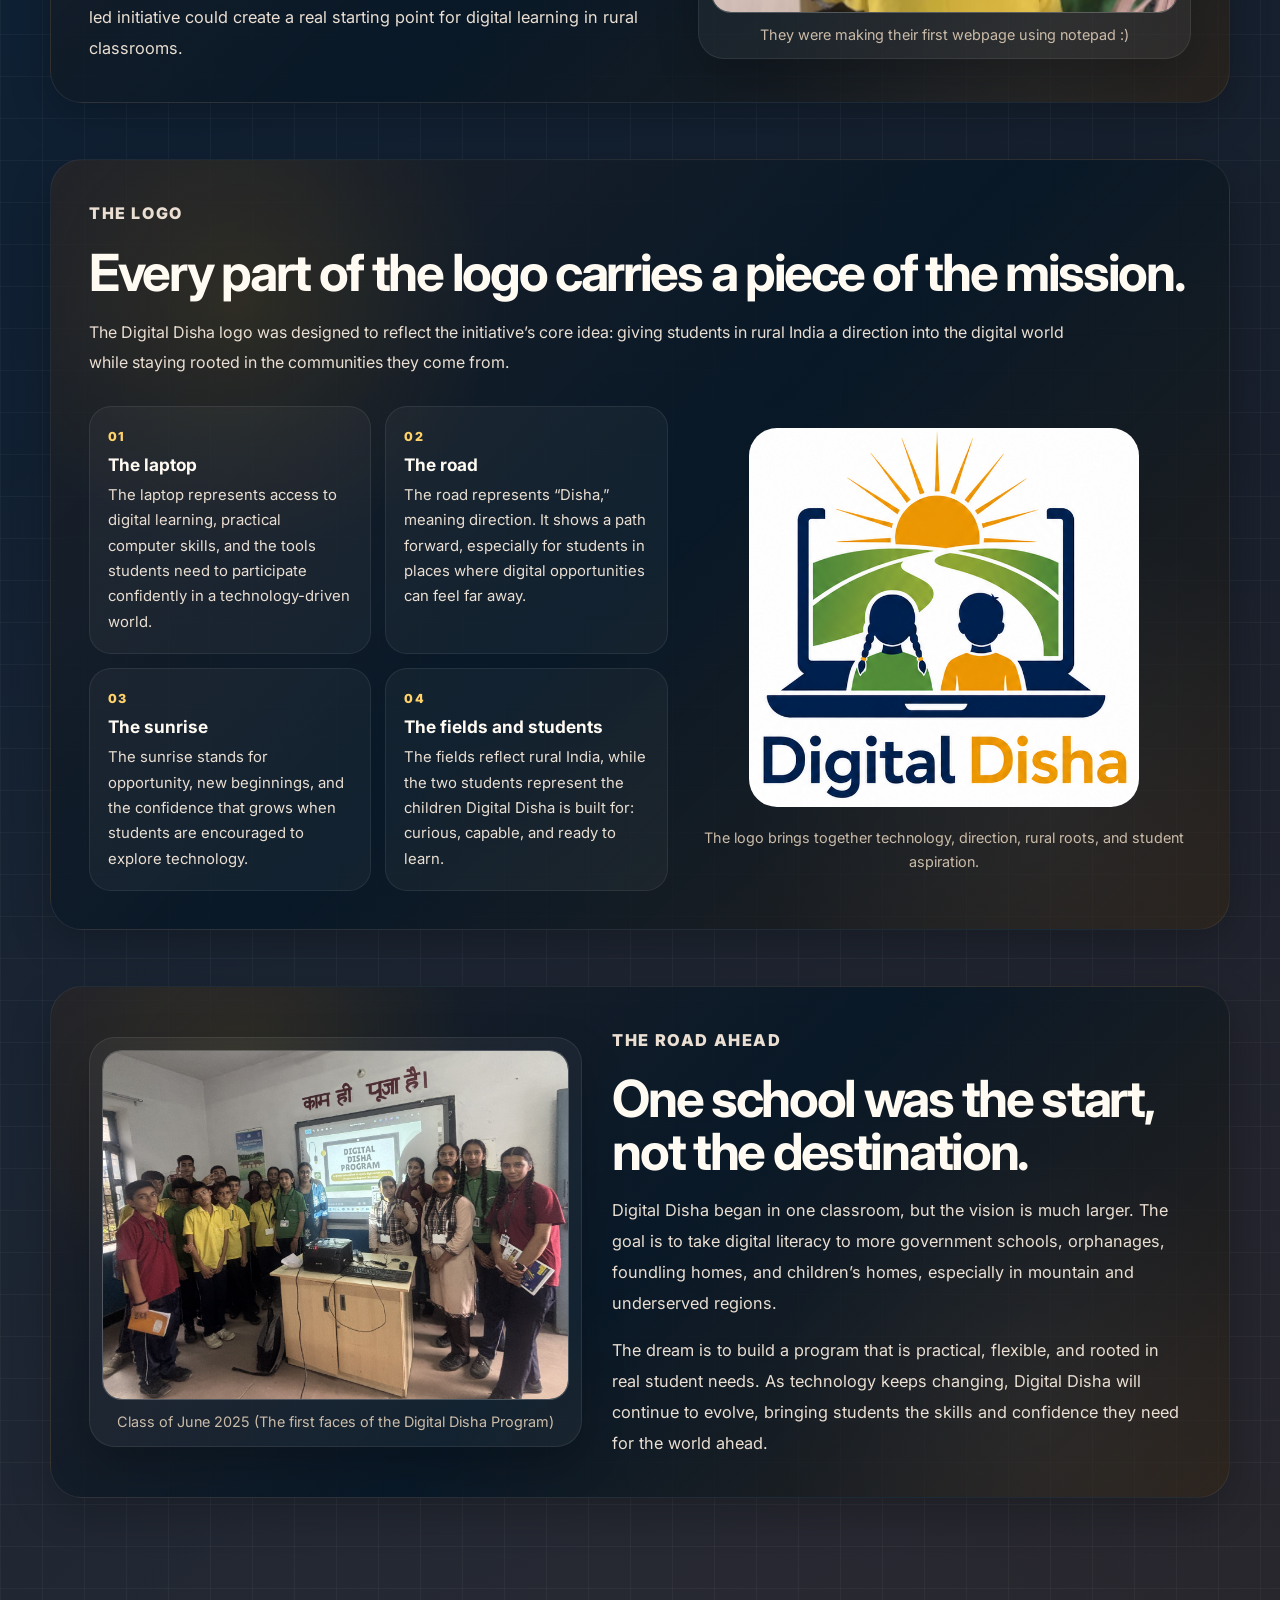
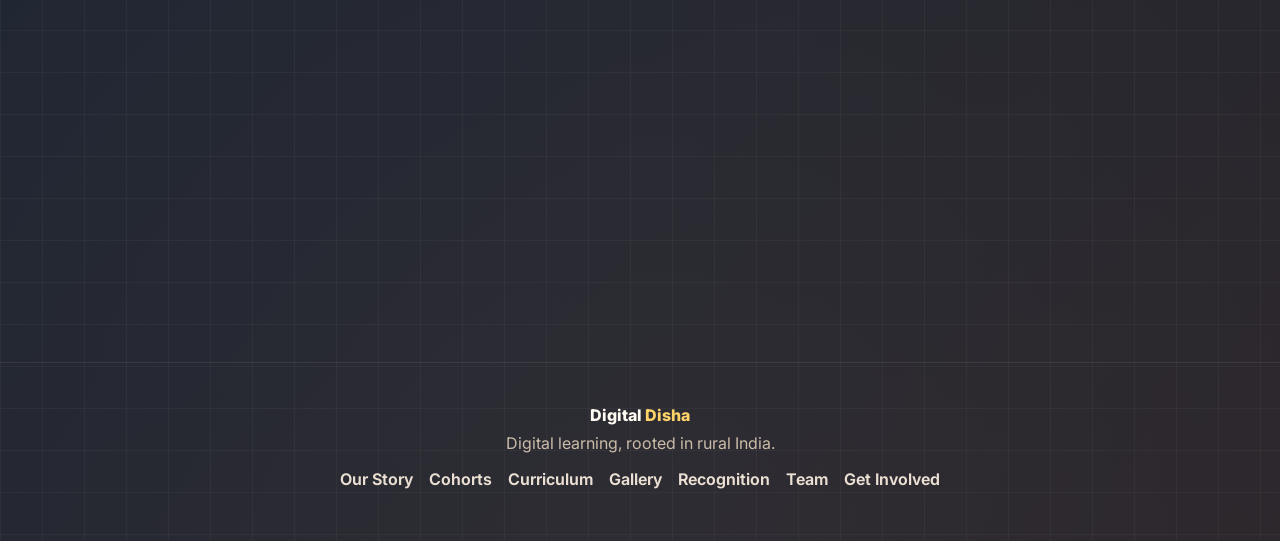
<file: our-story.html>
<!DOCTYPE html>
<html lang="en">
<head>
  <meta charset="UTF-8" />
  <meta name="viewport" content="width=device-width, initial-scale=1.0" />

  <title>Our Story | Digital Disha</title>

  <meta
    name="description"
    content="The story behind Digital Disha, a student-led digital literacy initiative rooted in rural India."
  />

  <link rel="preconnect" href="https://fonts.googleapis.com" />
  <link rel="preconnect" href="https://fonts.gstatic.com" crossorigin />

  <link
    href="https://fonts.googleapis.com/css2?family=Inter:wght@400;500;600;700;800;900&family=Playfair+Display:wght@700;800&display=swap"
    rel="stylesheet"
  />

  <link rel="stylesheet" href="style.css" />

  <link rel="icon" type="image/png" href="favicon.png">
</head>

<body>
  <div class="page-grid"></div>

  <header class="site-header">
    <nav class="navbar">
      <a class="brand" href="index.html" aria-label="Digital Disha Home">
        <span>Digital <strong>Disha</strong></span>
      </a>

      <button class="menu-btn" id="menuBtn" aria-label="Open menu">☰</button>

      <div class="nav-links" id="navLinks">
        <a href="our-story.html" class="active">Our Story</a>
        <a href="cohorts.html">Cohorts</a>
        <a href="curriculum.html">Curriculum</a>
        <a href="gallery.html">Gallery</a>
        <a href="recognition.html">Recognition</a>
        <a href="team.html">Team</a>
        <a class="nav-pill" href="support.html">Get Involved</a>
      </div>
    </nav>
  </header>

  <main>
    <section class="story-hero">
      <div class="container story-hero-grid">
        <div class="story-hero-copy reveal">
          <p class="story-mini">Our Story</p>

          <h1>Where access is limited, <span>opportunity should not be.</span></h1>

          <p class="story-intro">
            Digital Disha began with a simple concern: many students in rural India still grow up with limited exposure to the digital skills shaping today’s world. The initiative was started to bridge that gap by bringing basic computer learning, creative tools, and early coding exposure into classrooms where such opportunities are often out of reach.
          </p>

          <div class="story-jump-links">
            <a href="#began">The question</a>
            <a href="#promise">The preparation</a>
            <a href="#kotli">The first classroom</a>
            <a href="#logo-story">The logo</a>
            <a href="#future">The road ahead</a>
          </div>
        </div>

        <div class="story-image-card reveal">
          <div class="story-main-photo has-image">
            <img src="images/first_classroom.png" alt="Digital Disha first cohort classroom moment" />
          </div>

          <p class="story-image-caption">
            <strong>Digital learning, rooted in rural India.</strong><br />
            A story of access, confidence, and classrooms beyond the cities.
            An image of our first classroom ❤️
          </p>
        </div>
      </div>
    </section>

    <section class="story-section" id="began">
      <div class="container story-panel split-panel reveal">
        <div>
          <p class="story-label">The question</p>

          <h2>Who gets to feel ready for the digital world?</h2>

          <p>
            Digital Disha began with a simple thought: digital learning should not feel distant, delayed, or out of reach for any student. In a country moving rapidly toward technology, students need more than awareness of computers, they need early, hands-on exposure that helps them feel familiar with the digital world.
          </p>

          <p>
            Having received strong digital education herself, Keshika Verma wanted to share that starting point with students who may not get the same exposure as early or as practically. Digital Disha grew from that intention: to make digital confidence begin sooner.
          </p>
        </div>

        <figure class="photo-frame">
          <div class="photo-placeholder tall has-image">
            <img src="images/students_working_our_story.JPG" alt="Students working during the first Digital Disha computer practical" />
          </div>
          <figcaption class="image-note">
            The first computer practical of the students :)
          </figcaption>
        </figure>
      </div>
    </section>

    <section class="story-section" id="promise">
      <div class="container story-panel split-panel reverse reveal">
        <figure class="photo-frame">
          <div class="photo-placeholder has-image">
            <img src="images/founder's_image_with_disha.JPG" alt="Keshika Verma waiting for students before a Digital Disha session" />
          </div>
          <figcaption class="image-note">
            taken when i was waiting for the students to come to the computer lab :)
          </figcaption>
        </figure>

        <div>
          <p class="story-label">The preparation</p>

          <h2>Skills became more meaningful when they could be shared.</h2>

          <p>
            After studying in Kullu till Grade 10, Keshika moved to Chandigarh for Grades
            11 and 12. There, she took on leadership roles, explored technology and
            writing more seriously, worked with organizations, and <u>learned how ideas
            become real projects.</u>
          </p>

          <p>
            Digital Disha became the place where those experiences came together. The goal
            was not to deliver a lecture and leave. The goal was to create a classroom
            where students could touch the keyboard, try the tools, make mistakes, build
            something, and realize that technology was not distant from them.
          </p>
        </div>
      </div>
    </section>

    <section class="story-section" id="kotli">
      <div class="container story-panel reveal">
        <p class="story-label">The first classroom</p>

        <h2>The idea became real at Government High School, Kotli.</h2>

        <p>
          Digital Disha officially came to life at Government High School, Kotli, in Mandi
          district, Himachal Pradesh. The first cohort was a 10-day program beginning June
          16, 2025, with 24 students from classes 9 and 10. Keshika was still a 12th grader at that time. 
        </p>

        <p>
          The sessions introduced students to computer basics, digital tools, internet
          safety, creative design, and simple web development. Students learned through
          live demonstrations, visual explanations, and hands-on practice. They created
          documents, posters, presentations, and web pages, building comfort with
          technology step by step.
        </p>

        <div class="milestone-grid">
          <div class="milestone-card">
            <span>01</span>
            <h3>24 students directly impacted</h3>
            <p>The first cohort worked closely with students from classes 9 and 10.</p>
          </div>

          <div class="milestone-card">
            <span>02</span>
            <h3>Hands-on digital learning</h3>
            <p>Students practiced tools themselves instead of only watching demonstrations.</p>
          </div>

          <div class="milestone-card">
            <span>03</span>
            <h3>First step toward expansion</h3>
            <p>Kotli became the beginning of a larger vision for rural digital literacy.</p>
          </div>
        </div>
      </div>
    </section>

    <section class="story-section">
      <div class="container story-panel split-panel reveal">
        <div>
          <p class="story-label">What changed</p>

          <h2>Not just a workshop. <span>A first push.</span></h2>

          <p>
            The most meaningful part of Digital Disha was not only the curriculum. It was
            watching students gain confidence as they explored tools, asked questions, and
            created their own work. A computer lab can be present in a school, but
            confidence only grows when students are encouraged to use it without fear.
          </p>

          <p>
            The first cohort received support from educators, including a letter of
            recommendation from Headmaster Mr. Nihal Singh, and recognition from leaders
            such as Dr. Kiran Bedi. More importantly, it showed that a student-led
            initiative could create a real starting point for digital learning in rural
            classrooms.
          </p>
        </div>

        <figure class="photo-frame">
          <div class="photo-placeholder tall has-image">
            <img src="images/techingphoto.png" alt="Students making their first webpage during Digital Disha Cohort 1" />
          </div>
          <figcaption class="image-note">
            They were making their first webpage using notepad :)
          </figcaption>
        </figure>
      </div>
    </section>

    <section class="story-section" id="logo-story">
      <div class="container story-panel logo-story-panel reveal">
        <div class="logo-story-intro">
          <p class="story-label">The logo</p>
    
          <h2>Every part of the logo carries a piece of the mission.</h2>
    
          <p>
            The Digital Disha logo was designed to reflect the initiative’s core idea:
            giving students in rural India a direction into the digital world while staying
            rooted in the communities they come from.
          </p>
        </div>
    
        <div class="logo-story-body">
          <div class="logo-symbol-grid">
            <div class="logo-symbol-card">
              <span>01</span>
              <h3>The laptop</h3>
              <p>
                The laptop represents access to digital learning, practical computer skills,
                and the tools students need to participate confidently in a technology-driven world.
              </p>
            </div>
    
            <div class="logo-symbol-card">
              <span>02</span>
              <h3>The road</h3>
              <p>
                The road represents “Disha,” meaning direction. It shows a path forward,
                especially for students in places where digital opportunities can feel far away.
              </p>
            </div>
    
            <div class="logo-symbol-card">
              <span>03</span>
              <h3>The sunrise</h3>
              <p>
                The sunrise stands for opportunity, new beginnings, and the confidence that
                grows when students are encouraged to explore technology.
              </p>
            </div>
    
            <div class="logo-symbol-card">
              <span>04</span>
              <h3>The fields and students</h3>
              <p>
                The fields reflect rural India, while the two students represent the children
                Digital Disha is built for: curious, capable, and ready to learn.
              </p>
            </div>
          </div>
    
          <figure class="logo-story-frame">
            <div class="logo-story-image">
              <img src="images/digital_disha_logo.png" alt="Digital Disha logo" />
            </div>
    
            <figcaption class="image-note">
              The logo brings together technology, direction, rural roots, and student aspiration.
            </figcaption>
          </figure>
        </div>
      </div>
    </section>

    <section class="story-section" id="future">
      <div class="container story-panel split-panel reverse reveal">
        <figure class="photo-frame">
          <div class="photo-placeholder has-image">
            <img src="images/class_of_june_2025.JPG" alt="Digital Disha Cohort 1 class of June 2025" />
          </div>
          <figcaption class="image-note">
            Class of June 2025 (The first faces of the Digital Disha Program)
          </figcaption>
        </figure>

        <div>
          <p class="story-label">The road ahead</p>

          <h2>One school was the start, not the destination.</h2>

          <p>
            Digital Disha began in one classroom, but the vision is much larger. The goal
            is to take digital literacy to more government schools, orphanages, foundling
            homes, and children’s homes, especially in mountain and underserved regions.
          </p>

          <p>
            The dream is to build a program that is practical, flexible, and rooted in real
            student needs. As technology keeps changing, Digital Disha will continue to
            evolve, bringing students the skills and confidence they need for the world
            ahead.
          </p>
        </div>
      </div>
    </section>

    <section class="quote-band">
      <div class="container quote-card reveal">
        <h2>Talent exists everywhere. Opportunity should too.</h2>

        <p>
          Digital Disha is a promise to keep building work that is practical, rooted, and
          useful for the students it is meant to serve.
        </p>

        <div class="story-cta-row">
          <a class="primary-btn" href="cohorts.html">Explore Cohorts</a>
          <a class="secondary-btn" href="support.html">Get Involved</a>
        </div>
      </div>
    </section>
  </main>

  <footer class="site-footer">
    <a class="footer-brand" href="index.html">Digital <span>Disha</span></a>

    <p>Digital learning, rooted in rural India.</p>

    <div class="footer-links">
      <a href="our-story.html">Our Story</a>
      <a href="cohorts.html">Cohorts</a>
      <a href="curriculum.html">Curriculum</a>
      <a href="gallery.html">Gallery</a>
      <a href="recognition.html">Recognition</a>
      <a href="team.html">Team</a>
      <a href="support.html">Get Involved</a>
    </div>
  </footer>

  <script>
    const menuBtn = document.getElementById("menuBtn");
    const navLinks = document.getElementById("navLinks");

    menuBtn.addEventListener("click", () => {
      navLinks.classList.toggle("open");
    });

    document.querySelectorAll(".nav-links a").forEach((link) => {
      link.addEventListener("click", () => navLinks.classList.remove("open"));
    });

    const revealElements = document.querySelectorAll(".reveal");

    const revealObserver = new IntersectionObserver(
      (entries) => {
        entries.forEach((entry) => {
          if (entry.isIntersecting) {
            entry.target.classList.add("visible");
            revealObserver.unobserve(entry.target);
          }
        });
      },
      { threshold: 0.12 }
    );

    revealElements.forEach((element) => revealObserver.observe(element));
  </script>
</body>
</html>
</file>
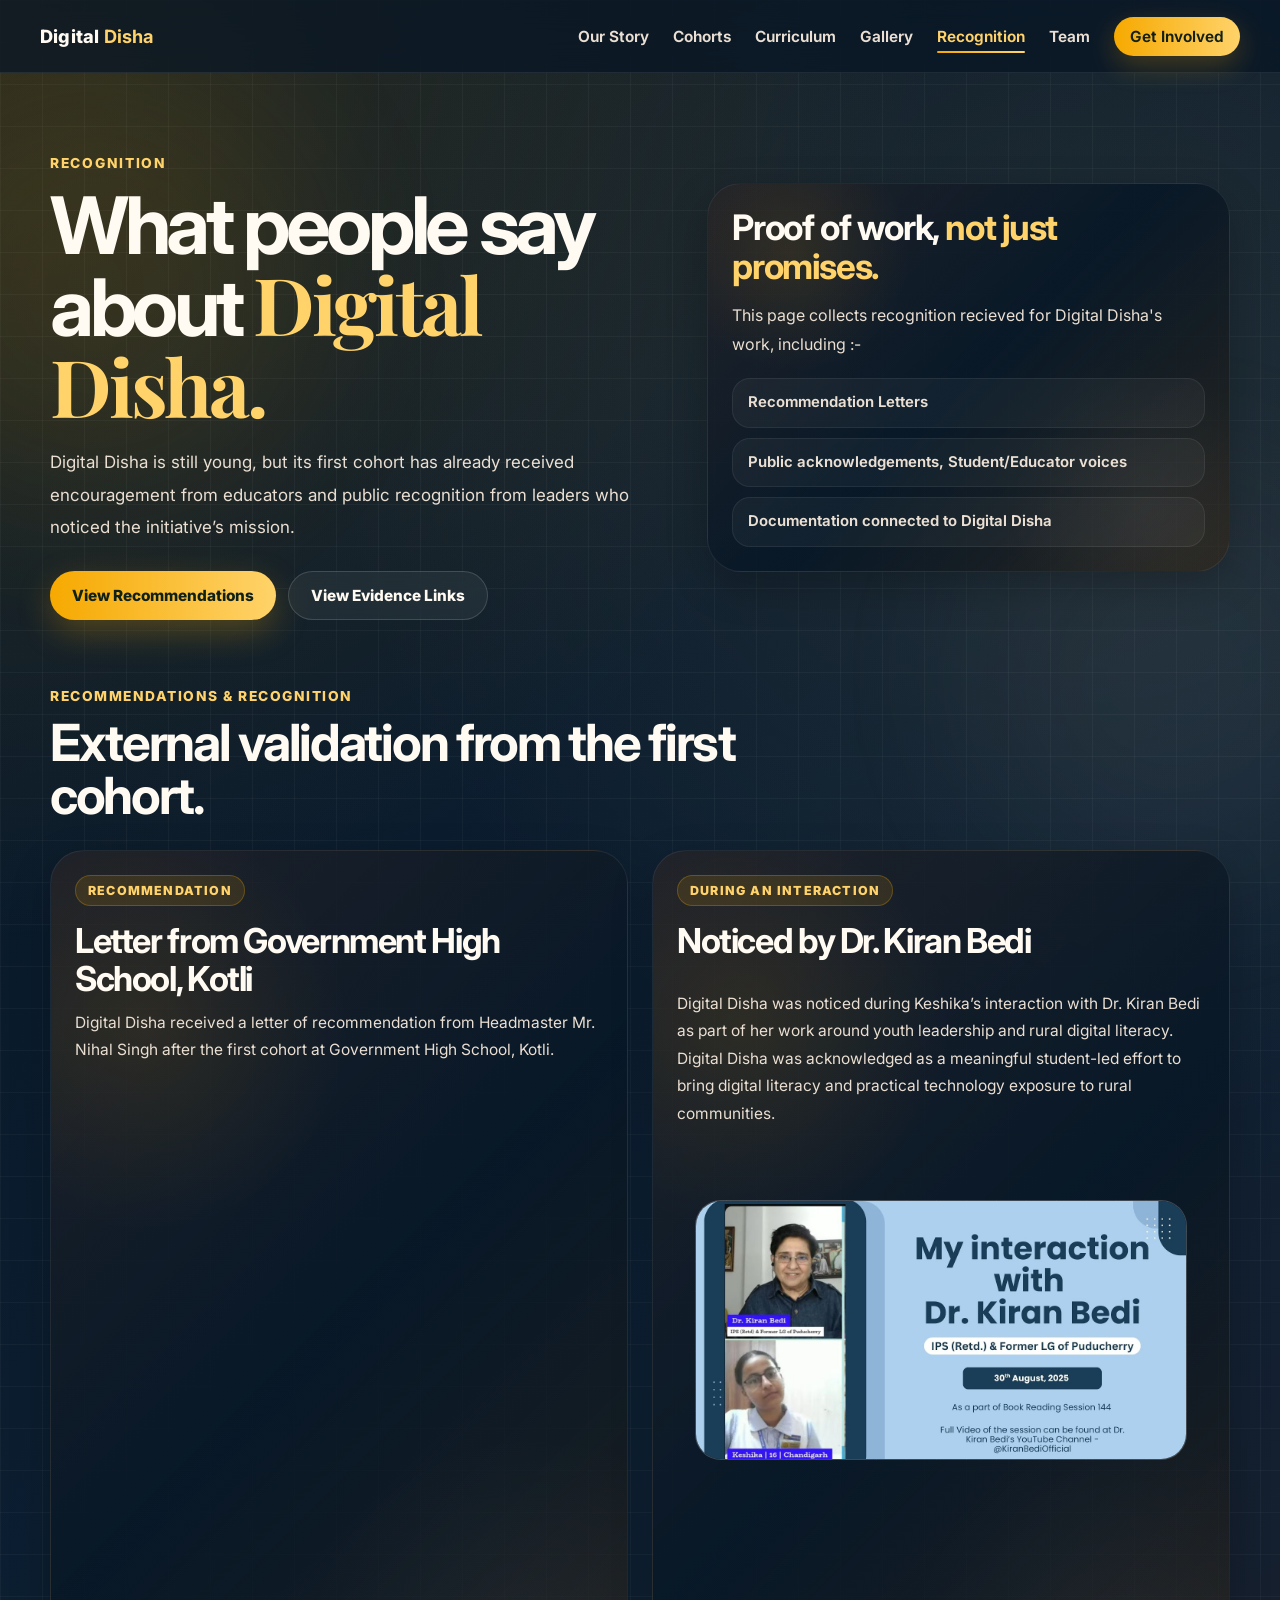
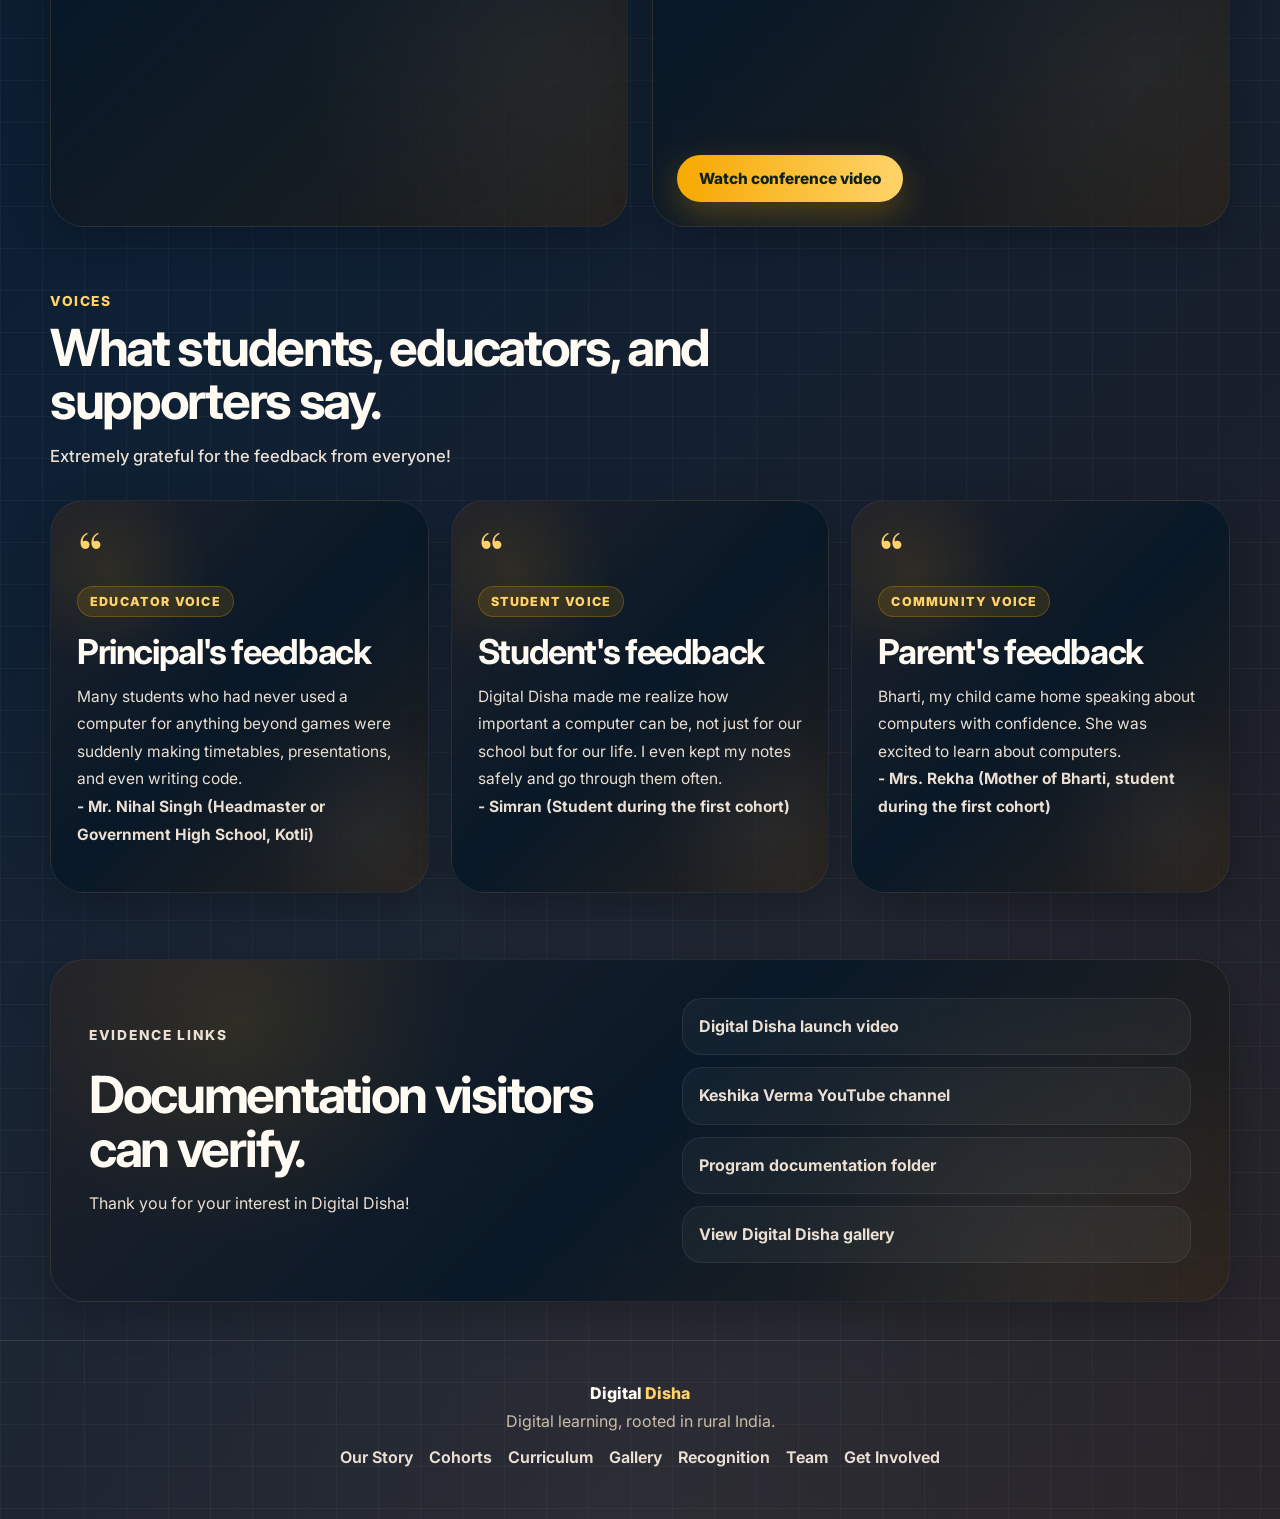
<file: recognition.html>
<!DOCTYPE html>
<html lang="en">
<head>
  <meta charset="UTF-8" />
  <meta name="viewport" content="width=device-width, initial-scale=1.0" />

  <title>Recognition | Digital Disha</title>

  <meta
    name="description"
    content="Recommendations, recognition, and voices from Digital Disha's digital literacy work."
  />

  <link rel="preconnect" href="https://fonts.googleapis.com" />
  <link rel="preconnect" href="https://fonts.gstatic.com" crossorigin />

  <link
    href="https://fonts.googleapis.com/css2?family=Inter:wght@400;500;600;700;800;900&family=Playfair+Display:wght@700;800&display=swap"
    rel="stylesheet"
  />

  <link rel="stylesheet" href="style.css" />

  <link rel="icon" type="image/png" href="favicon.png">
</head>

<body>
  <div class="page-grid"></div>

  <header class="site-header">
    <nav class="navbar">
      <a class="brand" href="index.html" aria-label="Digital Disha Home">
        <span>Digital <strong>Disha</strong></span>
      </a>

      <button class="menu-btn" id="menuBtn" aria-label="Open menu">☰</button>

      <div class="nav-links" id="navLinks">
        <a href="our-story.html">Our Story</a>
        <a href="cohorts.html">Cohorts</a>
        <a href="curriculum.html">Curriculum</a>
        <a href="gallery.html">Gallery</a>
        <a href="recognition.html" class="active">Recognition</a>
        <a href="team.html">Team</a>
        <a href="support.html" class="nav-pill">Get Involved</a>
      </div>
    </nav>
  </header>

  <main>
    <section class="recognition-hero">
      <div class="container recognition-hero-grid">
        <div class="recognition-hero-copy reveal">
          <p class="page-mini">Recognition</p>

          <h1>What people say about <span>Digital Disha.</span></h1>

          <p class="recognition-intro">
            Digital Disha is still young, but its first cohort has already received
            encouragement from educators and public recognition from leaders who noticed
            the initiative’s mission.
          </p>

          <div class="recognition-actions">
            <a class="primary-btn" href="#recommendations">View Recommendations</a>
            <a class="secondary-btn" href="#evidence">View Evidence Links</a>
          </div>
        </div>

        <aside class="highlight-card reveal">
          <h2>Proof of work, <span>not just promises.</span></h2>

          <p>
            This page collects recognition recieved for Digital Disha's work, including :-
          </p>

          <div class="highlight-list">
            <div>Recommendation Letters</div>
            <div>Public acknowledgements,
              Student/Educator voices</div>
            <div>Documentation connected to Digital Disha</div>
          </div>
        </aside>
      </div>
    </section>

    <section class="proof-section" id="recommendations">
      <div class="container">
        <div class="section-heading reveal">
          <p>Recommendations & recognition</p>

          <h2>External validation from the first cohort.</h2>

        </div>

        <div class="proof-grid">
          <article class="proof-card reveal">

            <div class="proof-content">
              <div class="proof-label">Recommendation</div>

              <h3>Letter from Government High School, Kotli</h3>

              <p>
                Digital Disha received a letter of recommendation from Headmaster
                Mr. Nihal Singh after the first cohort at Government High School, Kotli.
              </p>

              <div style="width:100%; height:80vh; border:0; border-radius:8px; overflow:hidden;">
                <iframe
                  src="NihalSirLOR.pdf"
                  title="LOR From Nihal Sir"
                  style="width:100%; height:100%; border:0;"
                ></iframe>
              </div>

            </div>
          </article>

          <article class="proof-card reveal">
            <div class="proof-content">
              <div class="proof-label">During an interaction</div>

              <h3>Noticed by Dr. Kiran Bedi</h3>

              <p>
                <p>
                    Digital Disha was noticed during Keshika’s interaction with Dr. Kiran Bedi as part of her work around youth leadership and rural digital literacy. Digital Disha was acknowledged as a meaningful student-led effort to bring digital literacy and practical technology exposure to rural communities.
                      </p>
                  </p>
              </p>

              <div class="proof-visual has-image">
                <img
                  src="images/kiran_bedi_ji.jpg"
                  alt="Screenshot showing Dr. Kiran Bedi noticing Digital Disha"
                />
              </div>
  

              <div class="proof-actions">
                <a
                  class="primary-btn"
                  href="https://youtu.be/oBybmeNB6_k"
                  target="_blank"
                  rel="noreferrer"
                >
                  Watch conference video
                </a>
              </div>
            </div>
          </article>
        </div>
      </div>
    </section>

    <section class="voices-section">
      <div class="container">
        <div class="section-heading reveal">
          <p>Voices</p>

          <h2>What students, educators, and supporters say.</h2>

          <h3>
            Extremely grateful for the feedback from everyone! 
          </h3>
        </div>

        <div class="voices-grid">
          <article class="voice-card reveal">
            <div class="quote-mark">“</div>
            <div class="voice-label">Educator voice</div>

            <h3>Principal's feedback</h3>

            <p>
              Many students who had never used a computer for anything
              beyond games were suddenly making timetables, presentations, and even writing code. <br>
              <b>- Mr. Nihal Singh (Headmaster or Government High School, Kotli)</b>             
            </p>
          </article>

          <article class="voice-card reveal">
            <div class="quote-mark">“</div>
            <div class="voice-label">Student voice</div>

            <h3>Student's feedback</h3>

            <p>
              Digital Disha made me realize how important a computer can be, not just for our school but for our life. I even kept my notes safely and go through them often. <br>
              <b>- Simran (Student during the first cohort)</b>
            </p>
          </article>

          <article class="voice-card reveal">
            <div class="quote-mark">“</div>
            <div class="voice-label">Community voice</div>

            <h3>Parent's feedback</h3>

            <p>
              Bharti, my child came home speaking about computers with confidence. She was excited to learn about computers.<br>
              <b>- Mrs. Rekha (Mother of Bharti, student during the first cohort)</b>
            </p>
          </article>
        </div>
      </div>
    </section>

    <section class="evidence-section" id="evidence">
      <div class="container evidence-panel reveal">
        <div>
          <p class="page-mini">Evidence links</p>

          <h2>Documentation visitors can verify.</h2>

          <p>
            Thank you for your interest in Digital Disha!
          </p>
        </div>

        <div class="evidence-list">
          <a href="https://youtu.be/RrvYTlBeEj8" target="_blank" rel="noreferrer">
            Digital Disha launch video
          </a>

          <a href="https://www.youtube.com/@KeshikaVerma" target="_blank" rel="noreferrer">
            Keshika Verma YouTube channel
          </a>

          <a
            href="https://drive.google.com/drive/folders/1Ap1ELVnpSSlIAYVCA3P5jFpSj5hpQexT?usp=drive_link"
            target="_blank"
            rel="noreferrer"
          >
            Program documentation folder
          </a>

          <a href="gallery.html">View Digital Disha gallery</a>
        </div>
      </div>
    </section>
  </main>

  <footer class="site-footer">
    <a class="footer-brand" href="index.html">Digital <span>Disha</span></a>

    <p>Digital learning, rooted in rural India.</p>

    <div class="footer-links">
      <a href="our-story.html">Our Story</a>
      <a href="cohorts.html">Cohorts</a>
      <a href="curriculum.html">Curriculum</a>
      <a href="gallery.html">Gallery</a>
      <a href="recognition.html">Recognition</a>
      <a href="team.html">Team</a>
      <a href="support.html">Get Involved</a>
    </div>
  </footer>

  <script>
    const menuBtn = document.getElementById("menuBtn");
    const navLinks = document.getElementById("navLinks");

    menuBtn.addEventListener("click", () => {
      navLinks.classList.toggle("open");
    });

    document.querySelectorAll(".nav-links a").forEach((link) => {
      link.addEventListener("click", () => navLinks.classList.remove("open"));
    });

    const revealElements = document.querySelectorAll(".reveal");

    const revealObserver = new IntersectionObserver(
      (entries) => {
        entries.forEach((entry) => {
          if (entry.isIntersecting) {
            entry.target.classList.add("visible");
            revealObserver.unobserve(entry.target);
          }
        });
      },
      { threshold: 0.12 }
    );

    revealElements.forEach((element) => revealObserver.observe(element));
  </script>
</body>
</html>
</file>
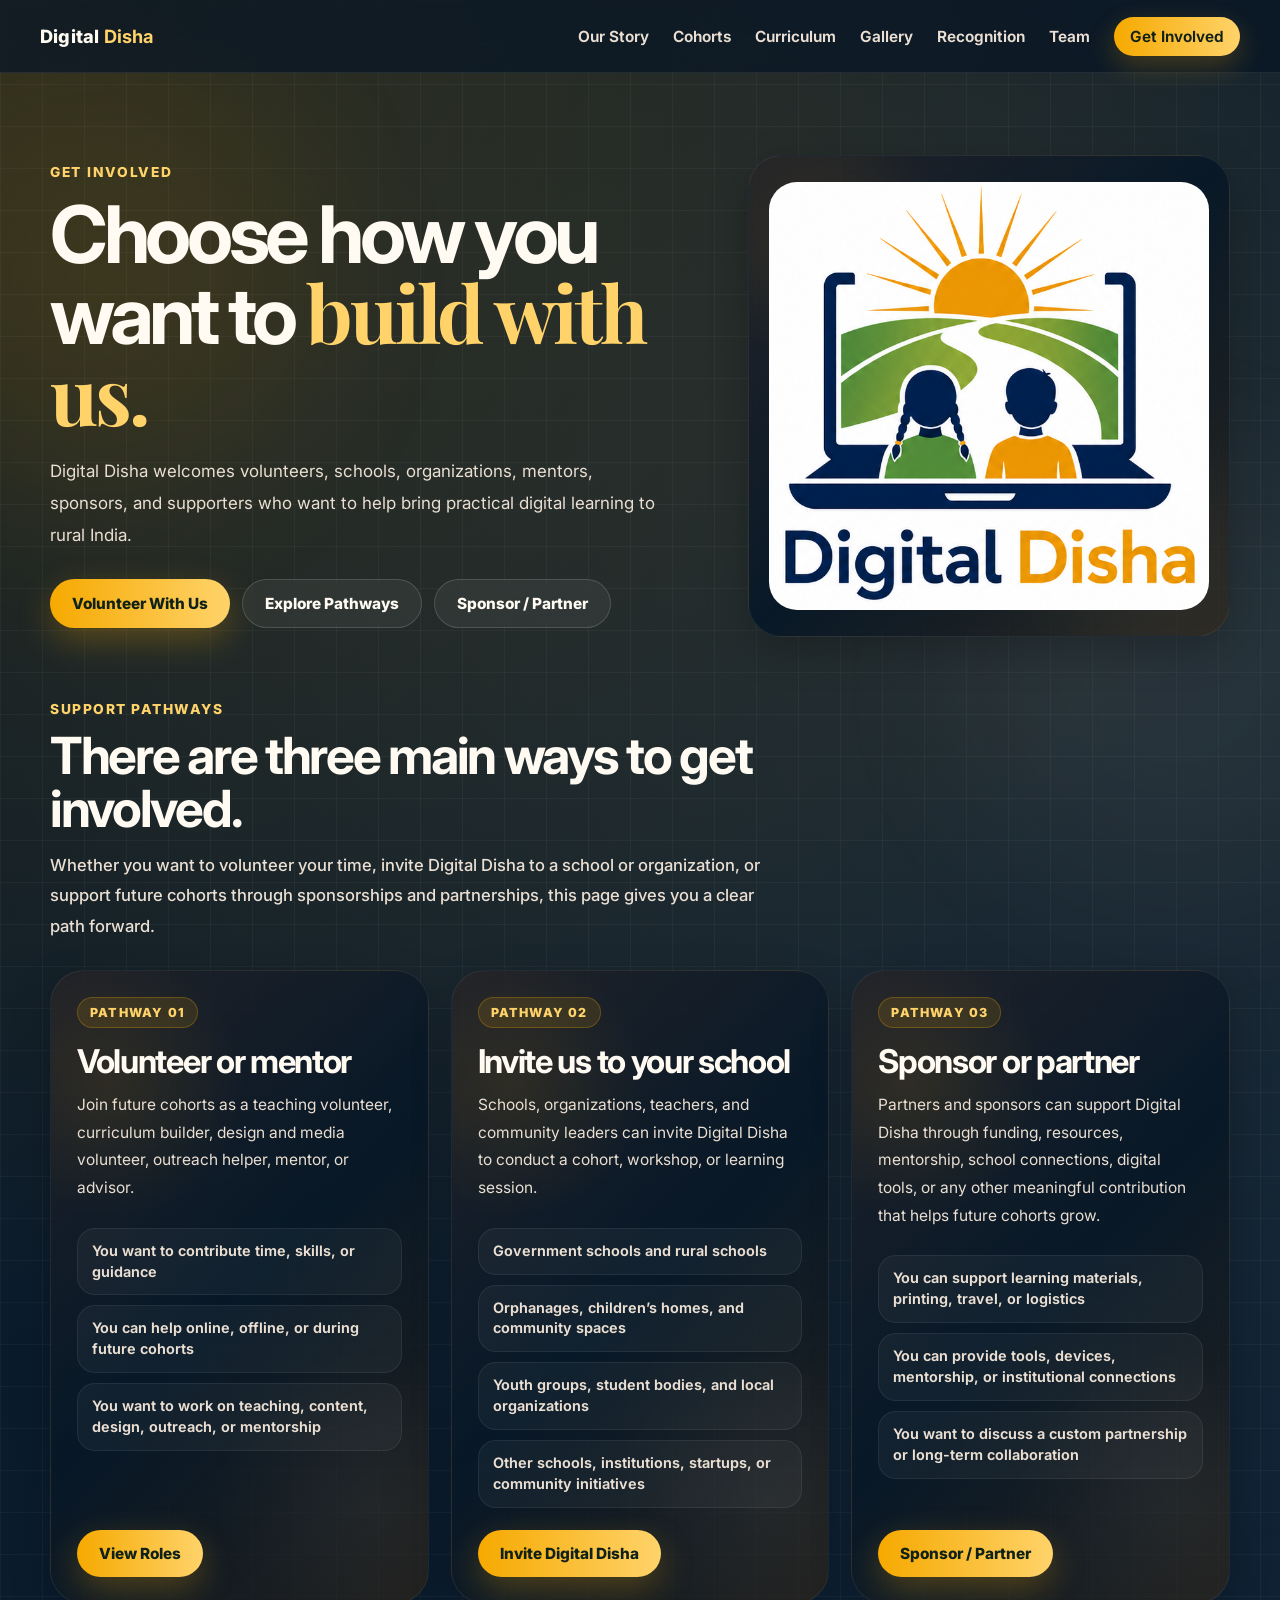
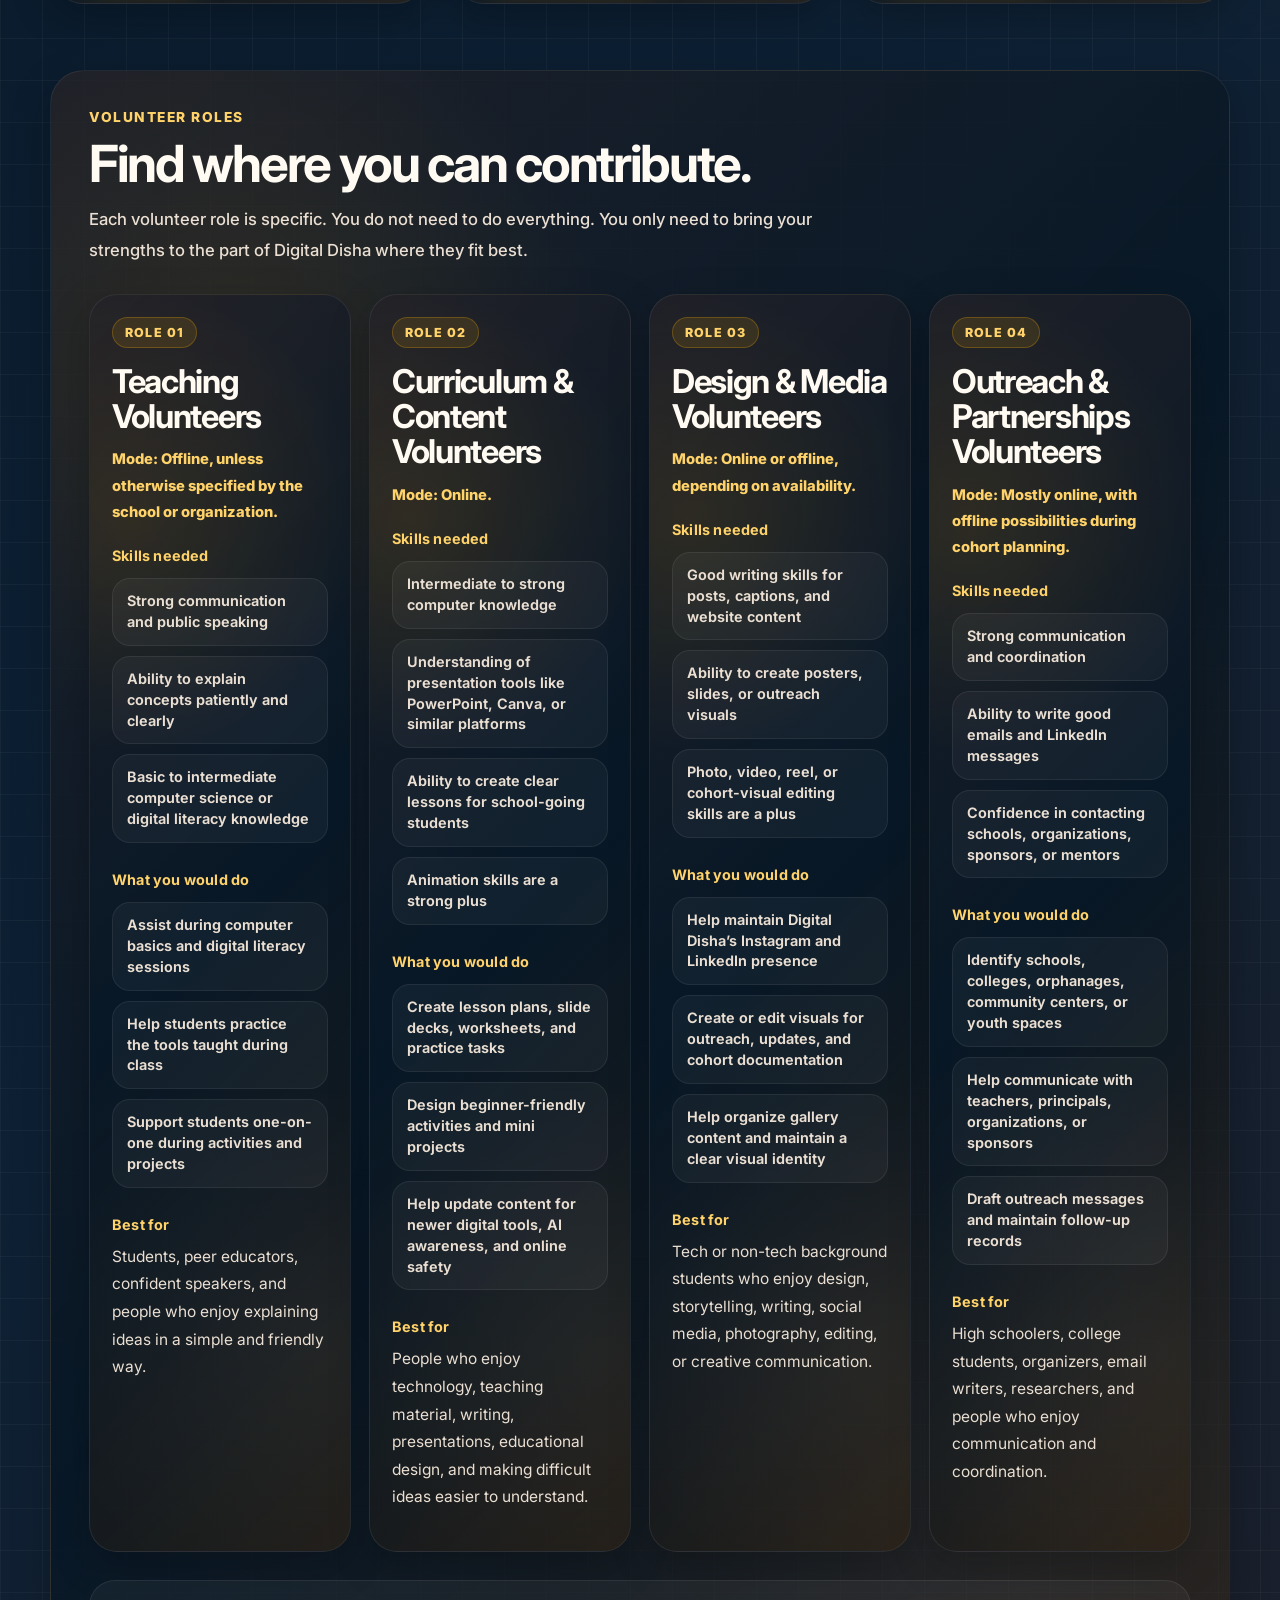
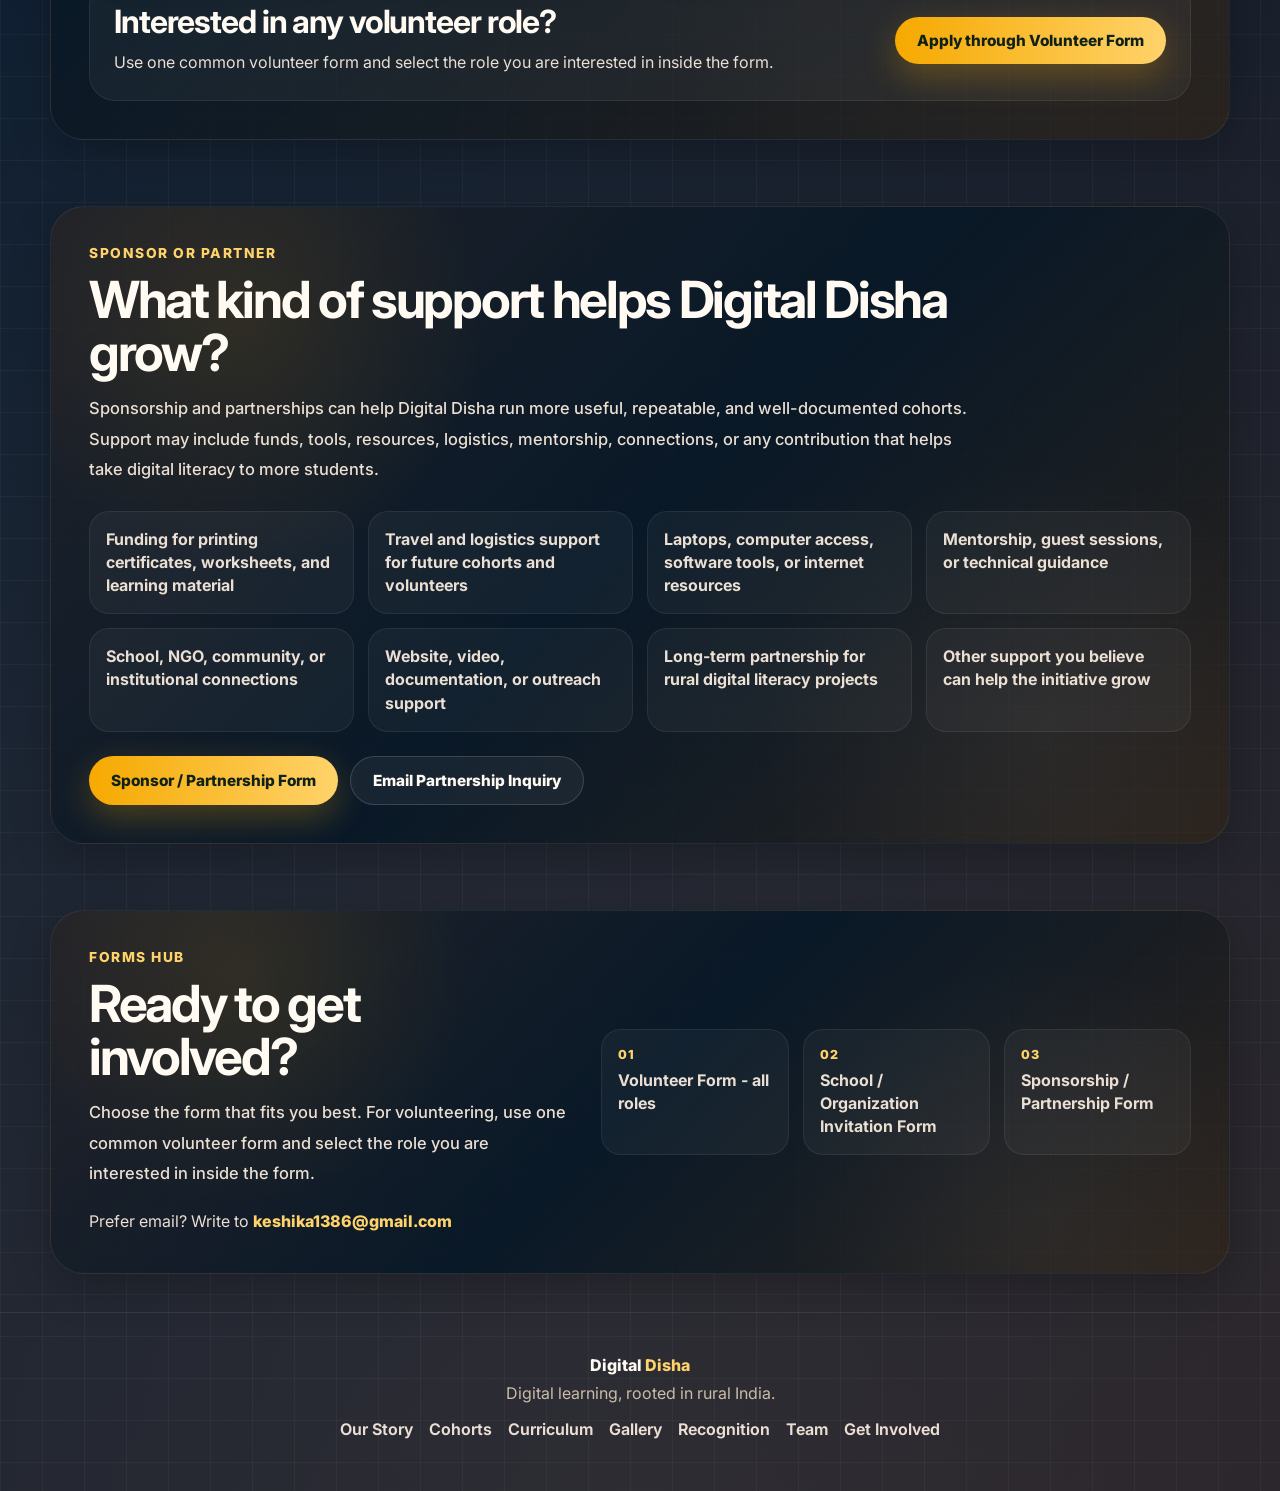
<file: support.html>
<!DOCTYPE html>
<html lang="en">
<head>
  <meta charset="UTF-8" />
  <meta name="viewport" content="width=device-width, initial-scale=1.0" />

  <title>Get Involved | Digital Disha</title>

  <meta
    name="description"
    content="Get involved with Digital Disha by volunteering, inviting the program to a school, or supporting future cohorts through sponsorships and partnerships."
  />

  <link rel="preconnect" href="https://fonts.googleapis.com" />
  <link rel="preconnect" href="https://fonts.gstatic.com" crossorigin />

  <link
    href="https://fonts.googleapis.com/css2?family=Inter:wght@400;500;600;700;800;900&family=Playfair+Display:wght@700;800&display=swap"
    rel="stylesheet"
  />

  <link rel="stylesheet" href="style.css" />

  <link rel="icon" type="image/png" href="favicon.png">
</head>

<body>
  <div class="page-grid"></div>

  <header class="site-header">
    <nav class="navbar">
      <a class="brand" href="index.html" aria-label="Digital Disha Home">
        <span>Digital <strong>Disha</strong></span>
      </a>

      <button class="menu-btn" id="menuBtn" aria-label="Open menu">☰</button>

      <div class="nav-links" id="navLinks">
        <a href="our-story.html">Our Story</a>
        <a href="cohorts.html">Cohorts</a>
        <a href="curriculum.html">Curriculum</a>
        <a href="gallery.html">Gallery</a>
        <a href="recognition.html">Recognition</a>
        <a href="team.html">Team</a>
        <a class="nav-pill active" href="support.html">Get Involved</a>
      </div>
    </nav>
  </header>

  <main>
    <section class="support-hero">
      <div class="container support-hero-grid">
        <div class="support-hero-copy reveal">
          <p class="page-mini">Get Involved</p>

          <h1>Choose how you want to <span>build with us.</span></h1>

          <p class="support-intro">
            Digital Disha welcomes volunteers, schools, organizations, mentors, sponsors,
            and supporters who want to help bring practical digital learning to rural India.
          </p>

          <div class="support-actions">
            <a class="primary-btn" href="#volunteer-roles">Volunteer With Us</a>
            <a class="secondary-btn" href="#support-pathways">Explore Pathways</a>
            <a class="secondary-btn" href="#sponsor-partner">Sponsor / Partner</a>
          </div>
        </div>

        <aside class="support-visual-card reveal">
          <div class="support-visual-placeholder has-image">
            <img
              src="images/digital_disha_logo.png"
              alt="Digital Disha logo"
            />
          </div>
        </aside>
        </aside>
      </div>
    </section>

    <section class="pathways-section" id="support-pathways">
      <div class="container">
        <div class="section-heading reveal">
          <p>Support pathways</p>

          <h2>There are three main ways to get involved.</h2>

          <h3>
            Whether you want to volunteer your time, invite Digital Disha to a school or
            organization, or support future cohorts through sponsorships and partnerships,
            this page gives you a clear path forward.
          </h3>
        </div>

        <div class="support-path-grid">
          <article class="support-path-card reveal">
            <div class="path-label">Pathway 01</div>
          
            <h3>Volunteer or mentor</h3>
          
            <p>
              Join future cohorts as a teaching volunteer, curriculum builder, design and
              media volunteer, outreach helper, mentor, or advisor.
            </p>
          
            <div class="micro-list compact-list">
              <div>You want to contribute time, skills, or guidance</div>
              <div>You can help online, offline, or during future cohorts</div>
              <div>You want to work on teaching, content, design, outreach, or mentorship</div>
            </div>
          
            <div class="path-actions">
              <a class="primary-btn" href="#volunteer-roles">View Roles</a>
            </div>
          </article>

          <article class="support-path-card reveal">
            <div class="path-label">Pathway 02</div>

            <h3>Invite us to your school</h3>

            <p>
              Schools, organizations, teachers, and community leaders can invite Digital
              Disha to conduct a cohort, workshop, or learning session.
            </p>

            <div class="micro-list compact-list">
              <div>Government schools and rural schools</div>
              <div>Orphanages, children’s homes, and community spaces</div>
              <div>Youth groups, student bodies, and local organizations</div>
              <div>Other schools, institutions, startups, or community initiatives</div>
            </div>

            <div class="path-actions">
              <a
                class="primary-btn"
                href="https://forms.gle/WmXeHfAWsSpwgwz19"
                target="_blank"
                rel="noreferrer"
              >
                Invite Digital Disha
              </a>
            </div>
          </article>

          <article class="support-path-card reveal">
            <div class="path-label">Pathway 03</div>
          
            <h3>Sponsor or partner</h3>
          
            <p>
              Partners and sponsors can support Digital Disha through funding, resources,
              mentorship, school connections, digital tools, or any other meaningful
              contribution that helps future cohorts grow.
            </p>
          
            <div class="micro-list compact-list">
              <div>You can support learning materials, printing, travel, or logistics</div>
              <div>You can provide tools, devices, mentorship, or institutional connections</div>
              <div>You want to discuss a custom partnership or long-term collaboration</div>
            </div>
          
            <div class="path-actions">
              <a class="primary-btn" href="#sponsor-partner">Sponsor / Partner</a>
            </div>
          </article>
        </div>
      </div>
    </section>

    <section class="roles-section" id="volunteer-roles">
      <div class="container roles-panel reveal">
        <div class="section-heading">
          <p>Volunteer roles</p>

          <h2>Find where you can contribute.</h2>

          <h3>
            Each volunteer role is specific. You do not need to do everything. You only
            need to bring your strengths to the part of Digital Disha where they fit best.
          </h3>
        </div>

        <div class="role-grid">
          <article class="role-detail-card">
            <div class="role-label">Role 01</div>

            <h3>Teaching Volunteers</h3>

            <p class="role-mode">Mode: Offline, unless otherwise specified by the school or organization.</p>

            <h4>Skills needed</h4>
            <div class="micro-list">
              <div>Strong communication and public speaking</div>
              <div>Ability to explain concepts patiently and clearly</div>
              <div>Basic to intermediate computer science or digital literacy knowledge</div>
            </div>

            <h4>What you would do</h4>
            <div class="micro-list">
              <div>Assist during computer basics and digital literacy sessions</div>
              <div>Help students practice the tools taught during class</div>
              <div>Support students one-on-one during activities and projects</div>
            </div>

            <h4>Best for</h4>
            <p>
              Students, peer educators, confident speakers, and people who enjoy explaining
              ideas in a simple and friendly way.
            </p>
          </article>

          <article class="role-detail-card">
            <div class="role-label">Role 02</div>

            <h3>Curriculum & Content Volunteers</h3>

            <p class="role-mode">Mode: Online.</p>

            <h4>Skills needed</h4>
            <div class="micro-list">
              <div>Intermediate to strong computer knowledge</div>
              <div>Understanding of presentation tools like PowerPoint, Canva, or similar platforms</div>
              <div>Ability to create clear lessons for school-going students</div>
              <div>Animation skills are a strong plus</div>
            </div>

            <h4>What you would do</h4>
            <div class="micro-list">
              <div>Create lesson plans, slide decks, worksheets, and practice tasks</div>
              <div>Design beginner-friendly activities and mini projects</div>
              <div>Help update content for newer digital tools, AI awareness, and online safety</div>
            </div>

            <h4>Best for</h4>
            <p>
              People who enjoy technology, teaching material, writing, presentations,
              educational design, and making difficult ideas easier to understand.
            </p>
          </article>

          <article class="role-detail-card">
            <div class="role-label">Role 03</div>

            <h3>Design & Media Volunteers</h3>

            <p class="role-mode">Mode: Online or offline, depending on availability.</p>

            <h4>Skills needed</h4>
            <div class="micro-list">
              <div>Good writing skills for posts, captions, and website content</div>
              <div>Ability to create posters, slides, or outreach visuals</div>
              <div>Photo, video, reel, or cohort-visual editing skills are a plus</div>
            </div>

            <h4>What you would do</h4>
            <div class="micro-list">
              <div>Help maintain Digital Disha’s Instagram and LinkedIn presence</div>
              <div>Create or edit visuals for outreach, updates, and cohort documentation</div>
              <div>Help organize gallery content and maintain a clear visual identity</div>
            </div>

            <h4>Best for</h4>
            <p>
              Tech or non-tech background students who enjoy design, storytelling, writing,
              social media, photography, editing, or creative communication.
            </p>
          </article>

          <article class="role-detail-card">
            <div class="role-label">Role 04</div>

            <h3>Outreach & Partnerships Volunteers</h3>

            <p class="role-mode">Mode: Mostly online, with offline possibilities during cohort planning.</p>

            <h4>Skills needed</h4>
            <div class="micro-list">
              <div>Strong communication and coordination</div>
              <div>Ability to write good emails and LinkedIn messages</div>
              <div>Confidence in contacting schools, organizations, sponsors, or mentors</div>
            </div>

            <h4>What you would do</h4>
            <div class="micro-list">
              <div>Identify schools, colleges, orphanages, community centers, or youth spaces</div>
              <div>Help communicate with teachers, principals, organizations, or sponsors</div>
              <div>Draft outreach messages and maintain follow-up records</div>
            </div>

            <h4>Best for</h4>
            <p>
              High schoolers, college students, organizers, email writers, researchers,
              and people who enjoy communication and coordination.
            </p>
          </article>
        </div>

        <div class="volunteer-cta">
          <div>
            <h3>Interested in any volunteer role?</h3>
            <p>
              Use one common volunteer form and select the role you are interested in
              inside the form.
            </p>
          </div>

          <a
            class="primary-btn"
            href="https://forms.gle/LwXHu5yyo8WNbfVp8"
            target="_blank"
            rel="noreferrer"
          >
            Apply through Volunteer Form
          </a>
        </div>
      </div>
    </section>

    <section class="sponsor-section" id="sponsor-partner">
      <div class="container sponsor-panel reveal">
        <div class="sponsor-heading">
          <p>Sponsor or partner</p>

          <h2>What kind of support helps Digital Disha grow?</h2>

          <h3>
            Sponsorship and partnerships can help Digital Disha run more useful,
            repeatable, and well-documented cohorts. Support may include funds, tools,
            resources, logistics, mentorship, connections, or any contribution that helps
            take digital literacy to more students.
          </h3>
        </div>

        <div class="sponsor-grid">
          <div class="sponsor-item">Funding for printing certificates, worksheets, and learning material</div>
          <div class="sponsor-item">Travel and logistics support for future cohorts and volunteers</div>
          <div class="sponsor-item">Laptops, computer access, software tools, or internet resources</div>
          <div class="sponsor-item">Mentorship, guest sessions, or technical guidance</div>
          <div class="sponsor-item">School, NGO, community, or institutional connections</div>
          <div class="sponsor-item">Website, video, documentation, or outreach support</div>
          <div class="sponsor-item">Long-term partnership for rural digital literacy projects</div>
          <div class="sponsor-item">Other support you believe can help the initiative grow</div>
        </div>

        <div class="path-actions sponsor-actions">
          <a
            class="primary-btn"
            href="https://forms.gle/QzPUisQvGTCsiFjc8"
            target="_blank"
            rel="noreferrer"
          >
            Sponsor / Partnership Form
          </a>

          <a
          class="secondary-btn"
          href="https://mail.google.com/mail/?view=cm&fs=1&to=keshika1386@gmail.com&su=Partnership%20or%20Sponsorship%20for%20Digital%20Disha"
          target="_blank"
          rel="noreferrer"
          >
          Email Partnership Inquiry
        </a>
        </div>
      </div>
    </section>

    <section class="forms-hub-section" id="forms-hub">
      <div class="container forms-hub-panel reveal">
        <div>
          <p class="panel-mini">Forms hub</p>

          <h2 class="panel-heading">Ready to get involved?</h2>

          <p class="panel-copy">
            Choose the form that fits you best. For volunteering, use one common volunteer
            form and select the role you are interested in inside the form.
          </p>

          <p class="email-line">
            Prefer email? Write to
            <a href="mailto:keshika1386@gmail.com">keshika1386@gmail.com</a>
          </p>
        </div>

        <div class="form-button-grid">
          <a
            class="form-card-link"
            href="https://forms.gle/zqiAo6SDZYqJyqVAA"
            target="_blank"
            rel="noreferrer"
          >
            <span>01</span>
            Volunteer Form - all roles
          </a>

          <a
            class="form-card-link"
            href="https://forms.gle/WmXeHfAWsSpwgwz19"
            target="_blank"
            rel="noreferrer"
          >
            <span>02</span>
            School / Organization Invitation Form
          </a>

          <a
            class="form-card-link"
            href="https://forms.gle/QzPUisQvGTCsiFjc8"
            target="_blank"
            rel="noreferrer"
          >
            <span>03</span>
            Sponsorship / Partnership Form
          </a>
        </div>
      </div>
    </section>
  </main>

  <footer class="site-footer">
    <a class="footer-brand" href="index.html">Digital <span>Disha</span></a>

    <p>Digital learning, rooted in rural India.</p>

    <div class="footer-links">
      <a href="our-story.html">Our Story</a>
      <a href="cohorts.html">Cohorts</a>
      <a href="curriculum.html">Curriculum</a>
      <a href="gallery.html">Gallery</a>
      <a href="recognition.html">Recognition</a>
      <a href="team.html">Team</a>
      <a href="support.html">Get Involved</a>
    </div>
  </footer>

  <script>
    const menuBtn = document.getElementById("menuBtn");
    const navLinks = document.getElementById("navLinks");

    menuBtn.addEventListener("click", () => {
      navLinks.classList.toggle("open");
    });

    document.querySelectorAll(".nav-links a").forEach((link) => {
      link.addEventListener("click", () => navLinks.classList.remove("open"));
    });

    const revealElements = document.querySelectorAll(".reveal");

    const revealObserver = new IntersectionObserver(
      (entries) => {
        entries.forEach((entry) => {
          if (entry.isIntersecting) {
            entry.target.classList.add("visible");
            revealObserver.unobserve(entry.target);
          }
        });
      },
      { threshold: 0.12 }
    );

    revealElements.forEach((element) => revealObserver.observe(element));
  </script>
</body>
</html>
</file>
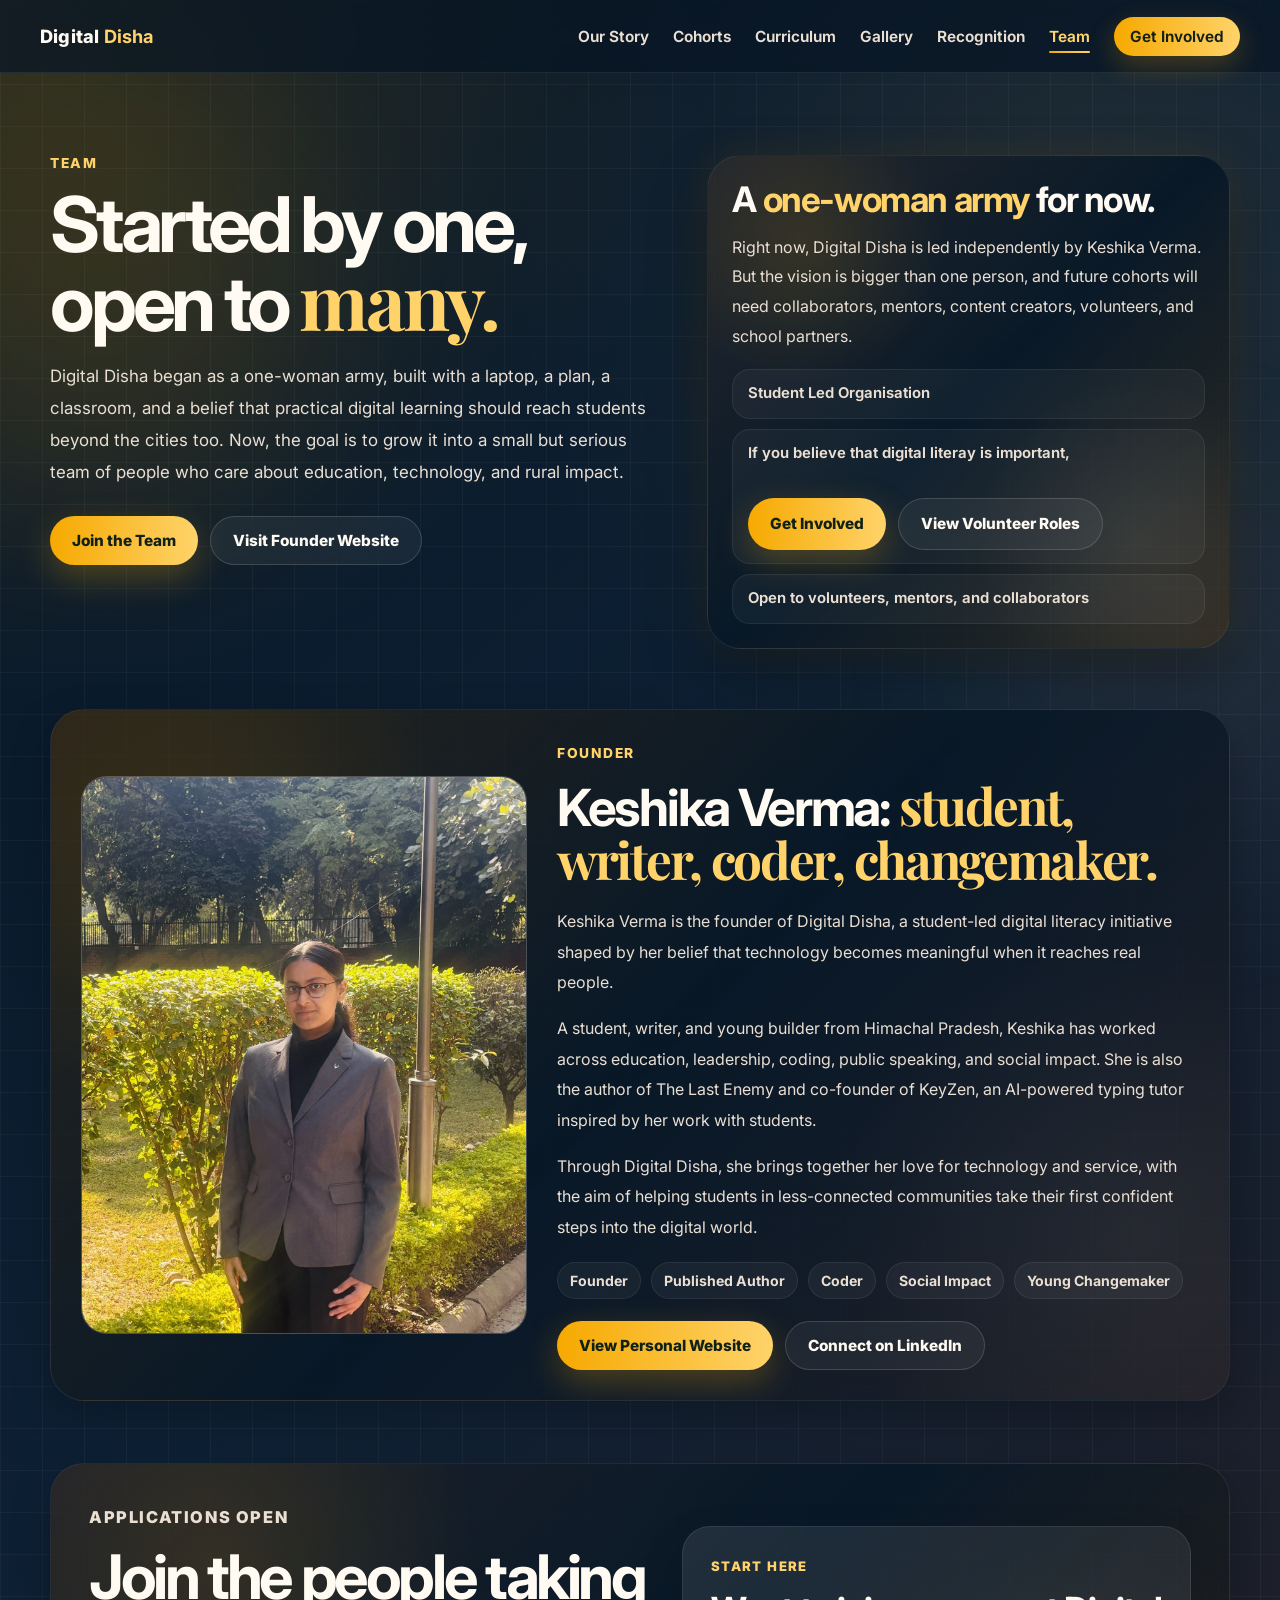
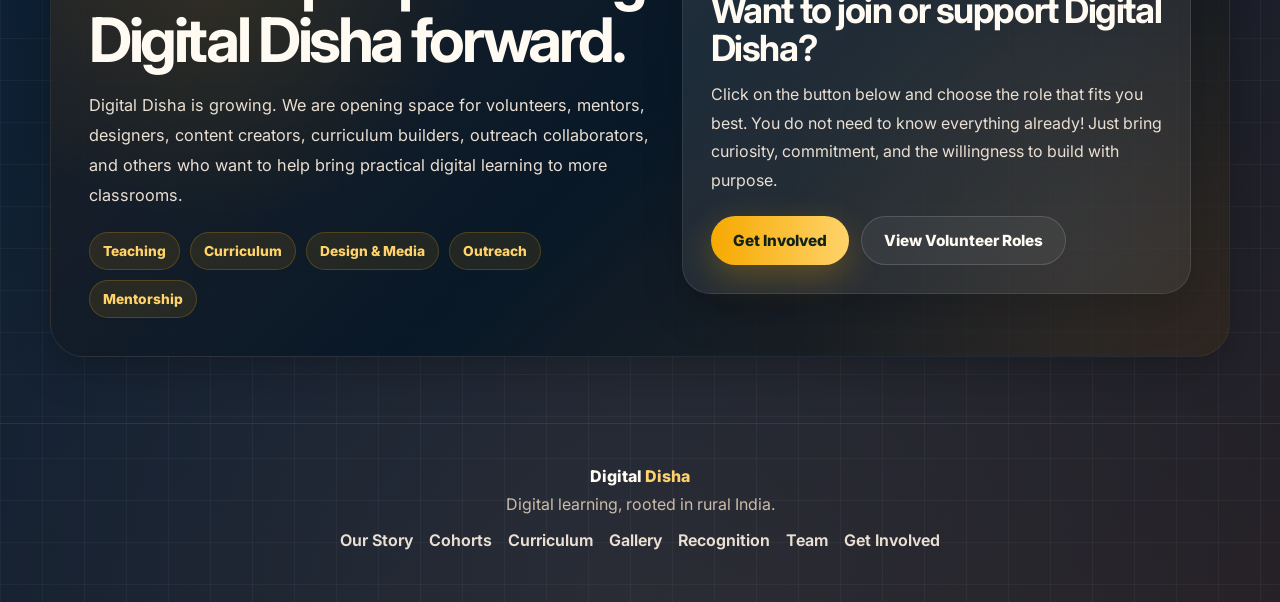
<file: team.html>
<!DOCTYPE html>
<html lang="en">
<head>
  <meta charset="UTF-8" />
  <meta name="viewport" content="width=device-width, initial-scale=1.0" />

  <title>Team | Digital Disha</title>

  <meta
    name="description"
    content="Meet the founder of Digital Disha and learn how to join the initiative as a volunteer, mentor, or supporter."
  />

  <link rel="preconnect" href="https://fonts.googleapis.com" />
  <link rel="preconnect" href="https://fonts.gstatic.com" crossorigin />

  <link
    href="https://fonts.googleapis.com/css2?family=Inter:wght@400;500;600;700;800;900&family=Playfair+Display:wght@700;800&display=swap"
    rel="stylesheet"
  />

  <link rel="stylesheet" href="style.css" />

  <link rel="icon" type="image/png" href="favicon.png">
</head>

<body>
  <div class="page-grid"></div>

  <header class="site-header">
    <nav class="navbar">
      <a class="brand" href="index.html" aria-label="Digital Disha Home">
        <span>Digital <strong>Disha</strong></span>
      </a>

      <button class="menu-btn" id="menuBtn" aria-label="Open menu">☰</button>

      <div class="nav-links" id="navLinks">
        <a href="our-story.html">Our Story</a>
        <a href="cohorts.html">Cohorts</a>
        <a href="curriculum.html">Curriculum</a>
        <a href="gallery.html">Gallery</a>
        <a href="recognition.html">Recognition</a>
        <a href="team.html" class="active">Team</a>
        <a class="nav-pill" href="support.html">Get Involved</a>
      </div>
    </nav>
  </header>

  <main>
    <section class="team-hero">
      <div class="container team-hero-grid">
        <div class="team-hero-copy reveal">
          <p class="page-mini">Team</p>

          <h1>Started by one, open to <span>many.</span></h1>

          <p class="team-intro">
            Digital Disha began as a one-woman army, built with a laptop, a plan,
            a classroom, and a belief that practical digital learning should reach
            students beyond the cities too. Now, the goal is to grow it into a
            small but serious team of people who care about education, technology,
            and rural impact.
          </p>

          <div class="team-actions">
            <a class="primary-btn" href="#join-team">Join the Team</a>
            <a
              class="secondary-btn"
              href="https://keshika.netlify.app/"
              target="_blank"
              rel="noreferrer"
            >
              Visit Founder Website
            </a>
          </div>
        </div>

        <aside class="team-note-card reveal">
          <h2>A <span>one-woman army</span> for now.</h2>

          <p>
            Right now, Digital Disha is led independently by Keshika Verma. But the
            vision is bigger than one person, and future cohorts will need collaborators,
            mentors, content creators, volunteers, and school partners.
          </p>

          <div class="team-mini-list">
            <div class="team-mini-item">Student Led Organisation</div>
            <div class="team-mini-item">If you believe that digital literay is important, <br><br>
              <div class="join-actions">
              <a
                class="primary-btn"
                href="support.html"
                rel="noreferrer"
              >
                Get Involved
              </a>
    
              <a class="secondary-btn" href="support.html#volunteer-roles">
                View Volunteer Roles
              </a>
            </div></div>
            <div class="team-mini-item">Open to volunteers, mentors, and collaborators</div>
          </div>
        </aside>
      </div>
    </section>

    <section class="founder-section">
      <div class="container founder-profile-card reveal">
        <div class="founder-photo">
          <div class="founder-photo-placeholder has-image">
            <img
              src="images/founder_team_intro.jpg"
              alt="Keshika Verma, founder of Digital Disha"
            />
          </div>
        </div>

        <div class="founder-bio">
          <p class="section-label">Founder</p>

          <h2>Keshika Verma: <span>student, writer, coder, changemaker.</span></h2>

          <p>
            Keshika Verma is the founder of Digital Disha, a student-led digital literacy initiative shaped by her belief that technology becomes meaningful when it reaches real people.
          </p>

          <p>
            A student, writer, and young builder from Himachal Pradesh, Keshika has worked across education, leadership, coding, public speaking, and social impact. She is also the author of The Last Enemy and co-founder of KeyZen, an AI-powered typing tutor inspired by her work with students.
          </p>

          <p>
            Through Digital Disha, she brings together her love for technology and service, with the aim of helping students in less-connected communities take their first confident steps into the digital world.
          </p>

          <div class="founder-tags">
            <span>Founder</span>
            <span>Published Author</span>
            <span>Coder</span>
            <span>Social Impact</span>
            <span>Young Changemaker</span>
          </div>

          <div class="founder-links">
            <a
              class="primary-btn"
              href="https://keshika.netlify.app/"
              target="_blank"
              rel="noreferrer"
            >
              View Personal Website
            </a>

            <a
              class="secondary-btn"
              href="https://www.linkedin.com/in/keshika-verma"
              target="_blank"
              rel="noreferrer"
            >
              Connect on LinkedIn
            </a>
          </div>
        </div>
      </div>
    </section>

    <section class="recruit-section" id="join-team">
      <div class="container recruit-panel reveal">
        <div class="join-grid">
          <div class="join-copy">
            <p class="join-kicker">Applications open</p>
    
            <h2>Join the people taking Digital Disha forward.</h2>
    
            <p>
              Digital Disha is growing. We are opening space
              for volunteers, mentors, designers, content creators, curriculum builders,
              outreach collaborators, and others who want to help bring practical digital learning to
              more classrooms.
            </p>
    
            <div class="join-tags">
              <span>Teaching</span>
              <span>Curriculum</span>
              <span>Design & Media</span>
              <span>Outreach</span>
              <span>Mentorship</span>
            </div>
          </div>
    
          <div class="join-action-card">
            <p>Start here</p>
    
            <h3>Want to join or support Digital Disha?</h3>
    
            <p>
              Click on the button below and choose the role that fits you best. You do not need
              to know everything already! Just bring curiosity, commitment, and the willingness
              to build with purpose.
            </p>
    
            <div class="join-actions">
              <a
                class="primary-btn"
                href="support.html"
                rel="noreferrer"
              >
                Get Involved
              </a>
    
              <a class="secondary-btn" href="support.html#volunteer-roles">
                View Volunteer Roles
              </a>
            </div>
          </div>
        </div>
      </div>
    </section>
  </main>

  <footer class="site-footer">
    <a class="footer-brand" href="index.html">Digital <span>Disha</span></a>

    <p>Digital learning, rooted in rural India.</p>

    <div class="footer-links">
      <a href="our-story.html">Our Story</a>
      <a href="cohorts.html">Cohorts</a>
      <a href="curriculum.html">Curriculum</a>
      <a href="gallery.html">Gallery</a>
      <a href="recognition.html">Recognition</a>
      <a href="team.html">Team</a>
      <a href="support.html">Get Involved</a>
    </div>
  </footer>

  <script>
    const menuBtn = document.getElementById("menuBtn");
    const navLinks = document.getElementById("navLinks");

    menuBtn.addEventListener("click", () => {
      navLinks.classList.toggle("open");
    });

    document.querySelectorAll(".nav-links a").forEach((link) => {
      link.addEventListener("click", () => navLinks.classList.remove("open"));
    });

    const revealElements = document.querySelectorAll(".reveal");

    const revealObserver = new IntersectionObserver(
      (entries) => {
        entries.forEach((entry) => {
          if (entry.isIntersecting) {
            entry.target.classList.add("visible");
            revealObserver.unobserve(entry.target);
          }
        });
      },
      { threshold: 0.12 }
    );

    revealElements.forEach((element) => revealObserver.observe(element));
  </script>
</body>
</html>
</file>
<file: style.css>
/* =========================================================
   DIGITAL DISHA WEBSITE - GLOBAL STYLESHEET
========================================================= */

:root {
  --bg-main: #071624;
  --bg-mid: #0d2034;
  --bg-deep: #241f25;

  --text-main: #fffaf2;
  --text-soft: #eadfd2;
  --text-muted: #cbbca9;

  --navy: #07192b;
  --navy-soft: #112b49;
  --saffron: #f6a900;
  --saffron-light: #ffd36a;
  --cream: #fff4dc;
  --beige: #eadcc8;

  --border-soft: rgba(255, 255, 255, 0.09);
  --shadow-dark: 0 24px 70px rgba(0, 0, 0, 0.34);
  --shadow-soft: 0 14px 40px rgba(0, 0, 0, 0.22);

  --radius-xl: 34px;
  --radius-lg: 26px;
  --max-width: 1180px;
}

/* =========================================================
   RESET + BASE
========================================================= */

* {
  margin: 0;
  padding: 0;
  box-sizing: border-box;
}

html {
  scroll-behavior: smooth;
}

body {
  font-family: "Inter", Arial, sans-serif;
  background-color: #102f24;
background-image:
  linear-gradient(rgba(255,255,255,0.035) 1px, transparent 1px),
  linear-gradient(90deg, rgba(255,255,255,0.035) 1px, transparent 1px),
  radial-gradient(circle at top left, rgba(246, 169, 0, 0.17), transparent 28%),
  radial-gradient(circle at 85% 12%, rgba(255, 211, 106, 0.09), transparent 26%),
  radial-gradient(circle at bottom center, rgba(234, 220, 200, 0.07), transparent 34%),
  linear-gradient(135deg, var(--bg-main) 0%, var(--bg-mid) 46%, var(--bg-deep) 100%);
background-size:
  42px 42px,
  42px 42px,
  auto,
  auto,
  auto,
  auto;
}

body::before,
body::after {
  content: "";
  position: fixed;
  width: 430px;
  height: 430px;
  border-radius: 50%;
  filter: blur(92px);
  z-index: -3;
  opacity: 0.42;
  animation: floatBlob 11s ease-in-out infinite;
  pointer-events: none;
}

body::before {
  top: 70px;
  left: -120px;
  background: rgba(246, 169, 0, 0.22);
}

body::after {
  right: -110px;
  bottom: 10px;
  background: rgba(234, 220, 200, 0.12);
  animation-delay: 2s;
}

@keyframes floatBlob {
  0%, 100% {
    transform: translate(0, 0) scale(1);
  }

  50% {
    transform: translate(22px, -20px) scale(1.06);
  }
}

.page-grid {
  position: fixed;
  inset: 0;
  background-image:
    linear-gradient(rgba(255,255,255,0.03) 1px, transparent 1px),
    linear-gradient(90deg, rgba(255,255,255,0.03) 1px, transparent 1px);
  background-size: 42px 42px;
  z-index: -4;
  pointer-events: none;
  mask-image: radial-gradient(circle at center, black 38%, transparent 84%);
  display: none;
}

a {
  color: inherit;
  text-decoration: none;
}

img {
  max-width: 100%;
  display: block;
}

.container {
  width: min(var(--max-width), calc(100% - 42px));
  margin: 0 auto;
}

/* =========================================================
   NAVBAR
========================================================= */

.site-header {
  position: sticky;
  top: 0;
  z-index: 1000;
  padding: 0 30px;
  backdrop-filter: blur(16px);
  background: rgba(7, 22, 36, 0.72);
  border-bottom: 1px solid rgba(255, 255, 255, 0.08);
}

.navbar {
  max-width: 1200px;
  margin: 0 auto;
  height: 72px;
  display: flex;
  align-items: center;
  justify-content: space-between;
  gap: 20px;
}

.brand {
  display: flex;
  align-items: center;
  gap: 12px;
  color: var(--text-main);
  font-size: 1.14rem;
  font-weight: 800;
  letter-spacing: 0.2px;
}

.brand strong {
  color: var(--saffron-light);
}

.logo-slot {
  display: none;
  width: 42px;
  height: 42px;
  border-radius: 14px;
  border: 1px dashed rgba(255,255,255,0.18);
  background: rgba(255,255,255,0.04);
}

.nav-links {
  display: flex;
  align-items: center;
  gap: 24px;
}

.nav-links a {
  color: var(--text-soft);
  font-size: 0.96rem;
  font-weight: 650;
  position: relative;
  transition: 0.25s ease;
}

.nav-links a:hover,
.nav-links a.active {
  color: var(--saffron-light);
}

.nav-links a::after {
  content: "";
  position: absolute;
  left: 0;
  bottom: -7px;
  width: 0;
  height: 2px;
  border-radius: 999px;
  background: linear-gradient(90deg, var(--saffron), var(--saffron-light));
  transition: width 0.25s ease;
}

.nav-links a:hover::after,
.nav-links a.active::after {
  width: 100%;
}

.nav-pill {
  padding: 10px 16px;
  border-radius: 999px;
  background: linear-gradient(90deg, var(--saffron), var(--saffron-light));
  color: #122015 !important;
  box-shadow: 0 10px 28px rgba(246, 169, 0, 0.24);
}

.nav-pill::after {
  display: none;
}

.menu-btn {
  display: none;
  background: transparent;
  border: none;
  color: var(--text-main);
  font-size: 1.7rem;
  cursor: pointer;
}

/* =========================================================
   BUTTONS
========================================================= */

.primary-btn,
.secondary-btn {
  display: inline-flex;
  align-items: center;
  justify-content: center;
  padding: 14px 22px;
  border-radius: 999px;
  font-weight: 800;
  transition: 0.3s ease;
  font-size: 0.96rem;
}

.primary-btn {
  background: linear-gradient(90deg, var(--saffron), var(--saffron-light));
  color: #102117;
  box-shadow: 0 12px 34px rgba(246, 169, 0, 0.27);
}

.primary-btn:hover {
  transform: translateY(-2px) scale(1.02);
  box-shadow: 0 16px 40px rgba(246, 169, 0, 0.38);
}

.secondary-btn {
  color: var(--text-main);
  background: rgba(255,255,255,0.055);
  border: 1px solid rgba(255,255,255,0.15);
  backdrop-filter: blur(10px);
}

.secondary-btn:hover {
  transform: translateY(-2px);
  background: rgba(255,255,255,0.09);
  border-color: rgba(255,255,255,0.26);
}

/* =========================================================
   COMMON CARDS + ANIMATION
========================================================= */

.glass-card {
  border-radius: 30px;
  padding: 36px;
  background: linear-gradient(
    135deg,
    rgba(35, 34, 40, 0.80),
    rgba(8, 24, 39, 0.94),
    rgba(46, 32, 16, 0.58)
  );
  border: 1px solid rgba(255,255,255,0.075);
  box-shadow: var(--shadow-soft);
  position: relative;
  overflow: hidden;
}

.glass-card::before {
  content: "";
  position: absolute;
  inset: 0;
  background:
    radial-gradient(circle at 16% 18%, rgba(246, 169, 0, 0.10), transparent 22%),
    radial-gradient(circle at 84% 84%, rgba(234, 220, 200, 0.05), transparent 25%);
  pointer-events: none;
}

.glass-card > * {
  position: relative;
  z-index: 1;
}

.section-mini,
.story-label {
  color: var(--saffron-light);
  font-size: 0.86rem;
  letter-spacing: 1.5px;
  text-transform: uppercase;
  font-weight: 800;
  margin-bottom: 13px;
}

.reveal {
  opacity: 0;
  transform: translateY(18px);
  transition: opacity 0.75s ease, transform 0.75s ease;
}

.reveal.visible {
  opacity: 1;
  transform: translateY(0);
}

/* =========================================================
   HOME PAGE
========================================================= */

.hero {
  min-height: calc(100vh - 72px);
  display: grid;
  align-items: center;
  padding: 56px 0 44px;
}

.hero-grid {
  display: grid;
  grid-template-columns: 1.14fr 0.86fr;
  align-items: center;
  gap: 46px;
}

.hero-mini {
  color: var(--saffron-light);
  font-size: 0.9rem;
  letter-spacing: 1.7px;
  text-transform: uppercase;
  font-weight: 800;
  margin-bottom: 16px;
}

.hero h1 {
  font-size: clamp(3.8rem, 7vw, 6.4rem);
  line-height: 0.92;
  letter-spacing: -0.065em;
  color: var(--text-main);
  margin-bottom: 18px;
  white-space: nowrap;
}

.hero h1 span {
  color: var(--saffron-light);
}

.hero h2 {
  max-width: 740px;
  color: #fff2d7;
  font-size: clamp(1.3rem, 2.45vw, 2.15rem);
  line-height: 1.28;
  font-weight: 620;
  margin-bottom: 20px;
}

.hero-description {
  max-width: 700px;
  color: var(--text-soft);
  font-size: 1.05rem;
  line-height: 1.85;
  margin-bottom: 30px;
}

.hero-buttons {
  display: flex;
  flex-wrap: wrap;
  gap: 14px;
}

.hero-visual {
  display: flex;
  justify-content: center;
  align-items: center;
}

.logo-preview-card {
  width: 100%;
  max-width: 470px;
  min-height: 520px;
  padding: 28px;
  border-radius: 34px;
  background: linear-gradient(
    135deg,
    rgba(39, 40, 45, 0.82),
    rgba(8, 24, 39, 0.94),
    rgba(66, 45, 16, 0.52)
  );
  border: 1px solid rgba(255,255,255,0.08);
  box-shadow:
    0 22px 56px rgba(0,0,0,0.34),
    0 0 44px rgba(246, 169, 0, 0.10);
  position: relative;
  overflow: hidden;
}

.logo-preview-card::before {
  content: "";
  position: absolute;
  inset: 0;
  background:
    radial-gradient(circle at 18% 18%, rgba(246,169,0,0.13), transparent 24%),
    radial-gradient(circle at 82% 78%, rgba(234,220,200,0.08), transparent 28%);
  pointer-events: none;
}

.logo-image-wrap {
  position: relative;
  z-index: 1;
  min-height: 370px;
  border-radius: 28px;
  background: transparent;
  display: grid;
  place-items: center;
  padding: 0;
  overflow: hidden;
}

.logo-image-wrap img {
  width: 100%;
  max-width: 430px;
  height: auto;
  object-fit: contain;
  display: block;
  border-radius: 28px;
}

.logo-clickable {
  cursor: pointer;
  transition: transform 0.28s ease, box-shadow 0.28s ease;
}

.logo-clickable:hover {
  transform: translateY(-4px) scale(1.015);
}

.logo-story-link {
  position: relative;
  z-index: 1;
  display: inline-block;
  margin-top: 14px;
  color: var(--saffron-light);
  font-weight: 800;
  font-size: 0.94rem;
  border-bottom: 1px solid rgba(255, 211, 106, 0.35);
  transition: 0.25s ease;
}

.logo-story-link:hover {
  color: var(--text-main);
  border-bottom-color: rgba(255, 250, 242, 0.45);
}

.has-image {
  padding: 0 !important;
  border-style: solid !important;
  overflow: hidden;
}

.has-image img {
  width: 100%;
  height: 100%;
  min-height: inherit;
  object-fit: cover;
  display: block;
}

.visual-caption {
  position: relative;
  z-index: 1;
  margin-top: 20px;
  color: var(--text-soft);
  font-size: 1.05rem;
  line-height: 1.7;
}

.visual-caption strong {
  color: var(--saffron-light);
}

.section-shell {
  padding: 0 0 56px;
}

.two-card-grid {
  display: grid;
  grid-template-columns: 0.9fr 1.1fr;
  gap: 24px;
}

.direction-card h2,
.about-card h2,
.founder-card h2,
.quote-card h2 {
  color: var(--text-main);
  font-size: clamp(2rem, 4vw, 3.35rem);
  line-height: 1.02;
  letter-spacing: -0.045em;
  margin-bottom: 18px;
}

.direction-card h2 span {
  color: var(--saffron-light);
  font-family: "Playfair Display", serif;
}

.about-card .section-mini {
  color: var(--saffron);
}

.glass-card p {
  color: var(--text-soft);
  line-height: 1.9;
  font-size: 1rem;
}

.founder-section {
  padding: 18px 0 58px;
}

.founder-card {
  display: grid;
  grid-template-columns: 0.82fr 1.18fr;
  gap: 30px;
  align-items: center;
  border-radius: 32px;
  padding: 30px;
  background: linear-gradient(
    135deg,
    rgba(58, 41, 18, 0.64),
    rgba(8, 24, 39, 0.95),
    rgba(36, 32, 38, 0.74)
  );
  border: 1px solid rgba(255,255,255,0.075);
  box-shadow: var(--shadow-soft);
  position: relative;
  overflow: hidden;
}

.founder-card::before {
  content: "";
  position: absolute;
  inset: 0;
  background:
    radial-gradient(circle at 12% 20%, rgba(246,169,0,0.10), transparent 22%),
    radial-gradient(circle at 92% 76%, rgba(234,220,200,0.06), transparent 25%);
  pointer-events: none;
}

.founder-image,
.founder-copy {
  position: relative;
  z-index: 1;
}

.founder-image-placeholder {
  min-height: 370px;
  border-radius: 26px;
  border: 1px dashed rgba(255,255,255,0.2);
  background:
    radial-gradient(circle at 30% 20%, rgba(246,169,0,0.14), transparent 28%),
    rgba(255,255,255,0.04);
  display: grid;
  place-items: center;
  text-align: center;
  color: var(--text-muted);
  font-weight: 700;
}

.founder-copy p {
  color: var(--text-soft);
  line-height: 1.9;
  margin-bottom: 16px;
}

.text-links {
  display: flex;
  flex-wrap: wrap;
  gap: 12px;
  margin-top: 20px;
}

.text-links a {
  color: var(--saffron-light);
  font-weight: 750;
  padding-bottom: 2px;
  border-bottom: 1px solid rgba(255, 211, 106, 0.36);
}

.quote-section {
  padding: 8px 0 64px;
}

/* =========================================================
   HOMEPAGE IMPACT STRIP
========================================================= */

.impact-strip-section {
  padding: 0 0 36px;
}

.impact-strip {
  display: grid;
  grid-template-columns: repeat(3, 1fr);
  gap: 18px;
}

.impact-strip .impact-item {
  padding: 24px;
  border-radius: 26px;
  background: linear-gradient(
    135deg,
    rgba(35, 34, 40, 0.78),
    rgba(8, 24, 39, 0.92),
    rgba(46, 32, 16, 0.55)
  );
  border: 1px solid rgba(255,255,255,0.075);
  box-shadow: var(--shadow-soft);
  text-align: center;
}

.impact-strip .impact-item span {
  display: block;
  color: var(--saffron-light);
  font-size: clamp(2.3rem, 4vw, 3.7rem);
  line-height: 1;
  font-weight: 900;
  letter-spacing: -0.06em;
  margin-bottom: 8px;
}

.impact-strip .impact-item p {
  color: var(--text-soft);
  font-size: 0.98rem;
  font-weight: 650;
}

/* =========================================================
   OUR STORY PAGE
========================================================= */

.story-hero {
  padding: 82px 0 40px;
}

.story-hero-grid {
  display: grid;
  grid-template-columns: 1.08fr 0.92fr;
  gap: 44px;
  align-items: start;
}

.story-image-card {
  align-self: start;
  margin-top: -18px;
  padding: 24px;
  border-radius: 34px;
  background: linear-gradient(
    135deg,
    rgba(39, 40, 45, 0.82),
    rgba(8, 24, 39, 0.94),
    rgba(66, 45, 16, 0.52)
  );
  border: 1px solid rgba(255,255,255,0.08);
  box-shadow:
    0 22px 56px rgba(0,0,0,0.34),
    0 0 44px rgba(246, 169, 0, 0.10);
  position: relative;
  overflow: hidden;
}

.story-image-card::before {
  content: "";
  position: absolute;
  inset: 0;
  background:
    radial-gradient(circle at 18% 18%, rgba(246,169,0,0.13), transparent 24%),
    radial-gradient(circle at 82% 78%, rgba(234,220,200,0.08), transparent 28%);
  pointer-events: none;
}

.story-image-card > * {
  position: relative;
  z-index: 1;
}

.story-mini {
  color: var(--saffron-light);
  font-size: 0.9rem;
  letter-spacing: 1.7px;
  text-transform: uppercase;
  font-weight: 800;
  margin-bottom: 14px;
}

.story-hero h1 {
  font-size: clamp(2.55rem, 5vw, 4.65rem);
  line-height: 1;
  letter-spacing: -0.055em;
  margin-bottom: 18px;
  color: var(--text-main);
  max-width: 780px;
}

.story-hero h1 span {
  color: var(--saffron-light);
  font-family: "Playfair Display", serif;
  letter-spacing: -0.04em;
}

.story-intro {
  max-width: 720px;
  color: var(--text-soft);
  font-size: 1.04rem;
  line-height: 1.85;
  margin-bottom: 26px;
}

.story-jump-links {
  display: flex;
  flex-wrap: wrap;
  gap: 12px;
}

.story-jump-links a {
  display: inline-flex;
  align-items: center;
  justify-content: center;
  padding: 11px 16px;
  border-radius: 999px;
  border: 1px solid rgba(255,255,255,0.12);
  background: rgba(255,255,255,0.055);
  color: var(--text-main);
  font-weight: 750;
  transition: 0.25s ease;
}

.story-jump-links a:hover {
  transform: translateY(-2px);
  background: rgba(255,255,255,0.09);
  color: var(--saffron-light);
}

.story-main-photo {
  position: relative;
  z-index: 1;
  min-height: 390px;
  border-radius: 26px;
  border: 1px dashed rgba(255,255,255,0.22);
  background:
    linear-gradient(rgba(255,255,255,0.032) 1px, transparent 1px),
    linear-gradient(90deg, rgba(255,255,255,0.032) 1px, transparent 1px),
    rgba(255,255,255,0.035);
  background-size: 32px 32px;
  display: flex;
  align-items: center;
  justify-content: center;
  text-align: center;
  padding: 28px;
  color: var(--text-muted);
  font-weight: 750;
  overflow: hidden;
}

.story-main-photo img {
  width: 100%;
  height: 100%;
  min-height: inherit;
  object-fit: cover;
  display: block;
  border-radius: 24px;
}

.story-image-caption {
  position: relative;
  z-index: 1;
  color: var(--text-soft);
  margin-top: 16px;
  line-height: 1.75;
}

.story-image-caption strong {
  color: var(--saffron-light);
}

.story-section {
  padding: 28px 0;
  scroll-margin-top: 94px;
}

.story-panel {
  border-radius: 32px;
  padding: 38px;
  background: linear-gradient(
    135deg,
    rgba(35, 34, 40, 0.80),
    rgba(8, 24, 39, 0.94),
    rgba(46, 32, 16, 0.58)
  );
  border: 1px solid rgba(255,255,255,0.075);
  box-shadow: var(--shadow-soft);
  position: relative;
  overflow: hidden;
}

.story-panel::before {
  content: "";
  position: absolute;
  inset: 0;
  background:
    radial-gradient(circle at 16% 18%, rgba(246, 169, 0, 0.10), transparent 22%),
    radial-gradient(circle at 84% 84%, rgba(234, 220, 200, 0.05), transparent 25%);
  pointer-events: none;
}

.story-panel > * {
  position: relative;
  z-index: 1;
}

.story-label {
  color: var(--saffron-light);
  font-size: 0.84rem;
  letter-spacing: 1.6px;
  text-transform: uppercase;
  font-weight: 850;
  margin-bottom: 12px;
}

.story-panel h2 {
  color: var(--text-main);
  font-size: clamp(2rem, 4vw, 3.25rem);
  line-height: 1.03;
  letter-spacing: -0.045em;
  margin-bottom: 18px;
}

.story-panel h2 span {
  color: var(--saffron-light);
  font-family: "Playfair Display", serif;
}

.story-panel p {
  color: var(--text-soft);
  font-size: 1.02rem;
  line-height: 1.9;
  margin-bottom: 16px;
  max-width: 880px;
}

.story-panel p:last-child {
  margin-bottom: 0;
}

/* =========================================================
   OUR STORY PAGE - LOGO STORY SECTION
========================================================= */

.logo-story-panel {
  display: block;
}

.logo-story-intro {
  max-width: 100%;
  margin-bottom: 28px;
}

.logo-story-intro p {
  color: var(--text-soft);
  line-height: 1.9;
  font-size: 1rem;
  margin-bottom: 18px;
  max-width: 980px;
}

.logo-story-body {
  display: grid;
  grid-template-columns: 1.08fr 0.92fr;
  gap: 30px;
  align-items: center;
}

.logo-symbol-grid {
  display: grid;
  grid-template-columns: repeat(2, 1fr);
  gap: 14px;
}

.logo-symbol-card {
  padding: 18px;
  border-radius: 22px;
  background: rgba(255,255,255,0.04);
  border: 1px solid rgba(255,255,255,0.075);
}

.logo-symbol-card span {
  display: inline-block;
  color: var(--saffron-light);
  font-size: 0.78rem;
  font-weight: 850;
  letter-spacing: 1.2px;
  text-transform: uppercase;
  margin-bottom: 10px;
}

.logo-symbol-card h3 {
  color: var(--text-main);
  font-size: 1.08rem;
  line-height: 1.25;
  margin-bottom: 8px;
}

.logo-symbol-card p {
  color: var(--text-soft);
  font-size: 0.93rem;
  line-height: 1.7;
  margin-bottom: 0;
}

.logo-story-frame {
  align-self: center;
  border-radius: 26px;
  padding: 0;
  background: transparent;
  border: none;
  box-shadow: none;
}

.logo-story-image {
  min-height: 390px;
  border-radius: 28px;
  background: transparent;
  display: grid;
  place-items: center;
  padding: 0;
  overflow: hidden;
}

.logo-story-image img {
  width: 100%;
  max-width: 390px;
  height: auto;
  object-fit: contain;
  border-radius: 28px;
  display: block;
}

.logo-story-frame .image-note {
  margin-top: 14px;
  text-align: center;
}

.split-panel {
  display: grid;
  grid-template-columns: 1.08fr 0.92fr;
  gap: 30px;
  align-items: center;
}

.split-panel.reverse {
  grid-template-columns: 0.92fr 1.08fr;
}

.photo-frame {
  border-radius: 26px;
  padding: 12px;
  background: rgba(255,255,255,0.045);
  border: 1px solid rgba(255,255,255,0.08);
  box-shadow: 0 18px 42px rgba(0,0,0,0.22);
}

.photo-placeholder {
  min-height: 320px;
  border-radius: 20px;
  border: 1px dashed rgba(255,255,255,0.20);
  background:
    linear-gradient(rgba(255,255,255,0.028) 1px, transparent 1px),
    linear-gradient(90deg, rgba(255,255,255,0.028) 1px, transparent 1px),
    rgba(255,255,255,0.035);
  background-size: 28px 28px;
  display: grid;
  place-items: center;
  text-align: center;
  color: var(--text-muted);
  padding: 24px;
  font-weight: 750;
  overflow: hidden;
}

.photo-placeholder img {
  width: 100%;
  height: 100%;
  min-height: inherit;
  object-fit: cover;
  display: block;
  border-radius: 18px;
}

.photo-placeholder.tall {
  min-height: 430px;
}

.image-note {
  color: var(--text-muted);
  font-size: 0.9rem;
  line-height: 1.65;
  margin-top: 10px;
  text-align: center;
}

.milestone-grid {
  display: grid;
  grid-template-columns: repeat(3, 1fr);
  gap: 18px;
  margin-top: 26px;
}

.milestone-card {
  padding: 22px;
  border-radius: 24px;
  background: rgba(255,255,255,0.04);
  border: 1px solid rgba(255,255,255,0.07);
}

.milestone-card span {
  display: inline-block;
  color: var(--saffron-light);
  font-size: 0.82rem;
  font-weight: 850;
  letter-spacing: 1.4px;
  text-transform: uppercase;
  margin-bottom: 12px;
}

.milestone-card h3 {
  color: var(--text-main);
  font-size: 1.15rem;
  line-height: 1.28;
  margin-bottom: 10px;
}

.milestone-card p {
  font-size: 0.96rem;
  line-height: 1.75;
  margin-bottom: 0;
}

.quote-band {
  padding: 24px 0 66px;
}

/* =========================================================
   OUR STORY RESPONSIVE
========================================================= */

@media (max-width: 980px) {
  .story-hero {
    padding-top: 62px;
  }

  .story-hero-grid,
  .split-panel,
  .split-panel.reverse,
  .logo-story-body {
    grid-template-columns: 1fr;
  }

  .story-image-card {
    margin-top: 0;
    max-width: 680px;
  }

  .story-main-photo {
    min-height: 320px;
  }

  .photo-placeholder,
  .photo-placeholder.tall {
    min-height: 300px;
  }

  .logo-story-frame {
    max-width: 520px;
    margin: 0 auto;
  }

  .milestone-grid {
    grid-template-columns: 1fr;
  }
}

@media (max-width: 760px) {
  .story-hero h1 {
    font-size: 2.55rem;
    line-height: 1.03;
  }

  .story-intro,
  .story-panel p,
  .story-image-caption {
    font-size: 0.97rem;
  }

  .story-image-card,
  .story-panel {
    border-radius: 24px;
    padding: 24px;
  }

  .story-main-photo {
    min-height: 260px;
    border-radius: 20px;
    padding: 0;
  }

  .story-main-photo img {
    border-radius: 18px;
  }

  .story-jump-links a {
    width: 100%;
  }

  .logo-symbol-grid {
    grid-template-columns: 1fr;
  }

  .logo-story-image {
    min-height: 280px;
  }

  .photo-frame {
    padding: 10px;
    border-radius: 22px;
  }

  .photo-placeholder,
  .photo-placeholder.tall {
    min-height: 250px;
  }
}

/* =========================================================
   COHORTS PAGE
========================================================= */

.cohorts-hero {
  padding: 72px 0 36px;
}

.cohorts-hero-grid {
  display: grid;
  grid-template-columns: 1.12fr 0.88fr;
  gap: 44px;
  align-items: start;
}

.page-mini {
  color: var(--saffron-light);
  font-size: 0.86rem;
  letter-spacing: 1.7px;
  text-transform: uppercase;
  font-weight: 800;
  margin-bottom: 16px;
}

.cohorts-hero h1 {
  font-size: clamp(3.1rem, 6.2vw, 5.4rem);
  line-height: 0.96;
  letter-spacing: -0.055em;
  margin-bottom: 18px;
  color: var(--text-main);
  max-width: 820px;
}

.cohorts-hero h1 span {
  color: var(--saffron-light);
  font-family: "Playfair Display", serif;
  letter-spacing: -0.04em;
}

.cohorts-intro {
  max-width: 720px;
  color: var(--text-soft);
  font-size: 1.03rem;
  line-height: 1.85;
  margin-bottom: 26px;
}

.cohorts-actions {
  display: flex;
  flex-wrap: wrap;
  gap: 12px;
}

.impact-board {
  align-self: start;
  padding: 20px;
  border-radius: 28px;
  background: linear-gradient(
    135deg,
    rgba(39, 40, 45, 0.82),
    rgba(8, 24, 39, 0.94),
    rgba(66, 45, 16, 0.52)
  );
  border: 1px solid rgba(255,255,255,0.08);
  box-shadow:
    0 18px 42px rgba(0,0,0,0.28),
    0 0 34px rgba(246, 169, 0, 0.08);
  position: relative;
  overflow: hidden;
  margin-top: 34px;
}

.impact-board::before {
  content: "";
  position: absolute;
  inset: 0;
  background:
    radial-gradient(circle at 18% 18%, rgba(246,169,0,0.11), transparent 24%),
    radial-gradient(circle at 82% 78%, rgba(234,220,200,0.07), transparent 28%);
  pointer-events: none;
}

.impact-board > * {
  position: relative;
  z-index: 1;
}

.impact-board h2 {
  font-size: clamp(1.25rem, 2.1vw, 1.72rem);
  line-height: 1.12;
  letter-spacing: -0.035em;
  margin-bottom: 14px;
  color: var(--text-main);
}

.impact-board h2 span {
  color: var(--saffron-light);
}

.impact-grid {
  display: grid;
  grid-template-columns: 1fr;
  gap: 10px;
}

.impact-board .impact-item {
  padding: 14px 16px;
  border-radius: 18px;
  background: rgba(255,255,255,0.04);
  border: 1px solid rgba(255,255,255,0.07);
  display: grid;
  grid-template-columns: auto 1fr;
  gap: 14px;
  align-items: center;
}

.impact-board .impact-item strong {
  display: block;
  min-width: 58px;
  color: var(--saffron-light);
  font-size: clamp(1.65rem, 3vw, 2.35rem);
  line-height: 1;
  letter-spacing: -0.06em;
}

.impact-board .impact-item span {
  color: var(--text-soft);
  font-size: 0.9rem;
  font-weight: 700;
  line-height: 1.35;
}

.impact-note {
  margin-top: 12px;
  color: var(--text-muted);
  font-size: 0.84rem;
  line-height: 1.65;
}

.cohort-directory-section {
  padding: 22px 0 34px;
}

.section-heading {
  margin-bottom: 28px;
  max-width: 760px;
}

.section-heading p {
  color: var(--saffron-light);
  font-size: 0.86rem;
  letter-spacing: 1.5px;
  text-transform: uppercase;
  font-weight: 800;
  margin-bottom: 12px;
}

.section-heading h2 {
  color: var(--text-main);
  font-size: clamp(2.2rem, 4vw, 3.5rem);
  line-height: 1.04;
  letter-spacing: -0.045em;
  margin-bottom: 14px;
}

.section-heading h3 {
  color: var(--text-soft);
  font-size: 1.04rem;
  line-height: 1.85;
  font-weight: 500;
  max-width: 720px;
}

.cohort-card-grid {
  display: grid;
  grid-template-columns: repeat(2, minmax(0, 1fr));
  gap: 24px;
}

.cohort-card {
  min-height: 580px;
  border-radius: 34px;
  background: linear-gradient(
    135deg,
    rgba(35, 34, 40, 0.80),
    rgba(8, 24, 39, 0.94),
    rgba(46, 32, 16, 0.58)
  );
  border: 1px solid rgba(255,255,255,0.075);
  box-shadow: var(--shadow-soft);
  position: relative;
  overflow: hidden;
  display: flex;
  flex-direction: column;
  transition: transform 0.28s ease, border-color 0.28s ease, box-shadow 0.28s ease;
}

.cohort-card:hover {
  transform: translateY(-6px);
  border-color: rgba(255, 211, 106, 0.18);
  box-shadow: 0 20px 46px rgba(0,0,0,0.28);
}

.cohort-card::before {
  content: "";
  position: absolute;
  inset: 0;
  background:
    radial-gradient(circle at 16% 18%, rgba(246, 169, 0, 0.10), transparent 22%),
    radial-gradient(circle at 84% 84%, rgba(234, 220, 200, 0.05), transparent 25%);
  pointer-events: none;
}

.cohort-card > * {
  position: relative;
  z-index: 1;
}

.cohort-photo {
  height: 260px;
  margin: 18px 18px 0;
  border-radius: 26px;
  overflow: hidden;
  border: 1px dashed rgba(255,255,255,0.18);
  background:
    linear-gradient(rgba(255,255,255,0.032) 1px, transparent 1px),
    linear-gradient(90deg, rgba(255,255,255,0.032) 1px, transparent 1px),
    rgba(255,255,255,0.035);
  background-size: 30px 30px;
  display: grid;
  place-items: center;
  text-align: center;
  color: var(--text-muted);
  font-weight: 750;
  padding: 20px;
}

.cohort-photo img {
  width: 100%;
  height: 100%;
  object-fit: cover;
}

.cohort-content {
  padding: 24px;
  display: flex;
  flex-direction: column;
  flex: 1;
}

.cohort-status {
  display: inline-flex;
  width: fit-content;
  align-items: center;
  justify-content: center;
  padding: 7px 12px;
  border-radius: 999px;
  background: rgba(246, 169, 0, 0.12);
  border: 1px solid rgba(246, 169, 0, 0.26);
  color: var(--saffron-light);
  font-size: 0.78rem;
  font-weight: 850;
  letter-spacing: 1.2px;
  text-transform: uppercase;
  margin-bottom: 14px;
}

.cohort-card h2 {
  color: var(--text-main);
  font-size: clamp(1.75rem, 3vw, 2.45rem);
  line-height: 1.05;
  letter-spacing: -0.04em;
  margin-bottom: 12px;
}

.cohort-card p {
  color: var(--text-soft);
  line-height: 1.85;
  font-size: 0.98rem;
  margin-bottom: 18px;
}

.cohort-meta-grid {
  display: grid;
  grid-template-columns: repeat(2, minmax(0, 1fr));
  gap: 12px;
  margin: 8px 0 22px;
}

.cohort-meta {
  padding: 14px;
  border-radius: 18px;
  background: rgba(255,255,255,0.04);
  border: 1px solid rgba(255,255,255,0.07);
}

.cohort-meta span {
  display: block;
  color: var(--text-muted);
  font-size: 0.76rem;
  text-transform: uppercase;
  letter-spacing: 1.1px;
  font-weight: 850;
  margin-bottom: 4px;
}

.cohort-meta strong {
  color: var(--text-main);
  font-size: 0.95rem;
  line-height: 1.35;
}

.cohort-card-actions {
  margin-top: auto;
  display: flex;
  flex-wrap: wrap;
  gap: 12px;
}

.coming-soon-card {
  justify-content: center;
}

.coming-soon-card .cohort-photo {
  min-height: 260px;
  background:
    radial-gradient(circle at 50% 35%, rgba(246, 169, 0, 0.14), transparent 28%),
    linear-gradient(rgba(255,255,255,0.032) 1px, transparent 1px),
    linear-gradient(90deg, rgba(255,255,255,0.032) 1px, transparent 1px),
    rgba(255,255,255,0.035);
  background-size: auto, 30px 30px, 30px 30px, auto;
}

.coming-soon-symbol {
  font-family: "Playfair Display", serif;
  color: var(--saffron-light);
  font-size: clamp(3rem, 7vw, 5rem);
  line-height: 1;
  letter-spacing: -0.06em;
}

.breakdown-section {
  padding: 28px 0 56px;
}

.breakdown-panel {
  border-radius: 32px;
  padding: 38px;
  background: linear-gradient(
    135deg,
    rgba(58, 41, 18, 0.66),
    rgba(8, 24, 39, 0.95),
    rgba(36, 32, 38, 0.74)
  );
  border: 1px solid rgba(255,255,255,0.075);
  box-shadow: var(--shadow-soft);
  position: relative;
  overflow: hidden;
}

.breakdown-panel::before {
  content: "";
  position: absolute;
  inset: 0;
  background:
    radial-gradient(circle at 12% 20%, rgba(246,169,0,0.10), transparent 22%),
    radial-gradient(circle at 92% 76%, rgba(234,220,200,0.06), transparent 25%);
  pointer-events: none;
}

.breakdown-panel > * {
  position: relative;
  z-index: 1;
}

.breakdown-panel h2 {
  color: var(--text-main);
  font-size: clamp(2rem, 4vw, 3.35rem);
  line-height: 1.04;
  letter-spacing: -0.045em;
  margin-bottom: 14px;
}

.breakdown-panel > p {
  color: var(--text-soft);
  max-width: 780px;
  line-height: 1.85;
  margin-bottom: 26px;
}

.breakdown-table-wrap {
  overflow-x: auto;
  border-radius: 24px;
  border: 1px solid rgba(255,255,255,0.08);
  background: rgba(255,255,255,0.035);
}

.breakdown-table {
  width: 100%;
  border-collapse: collapse;
  min-width: 760px;
}

.breakdown-table th,
.breakdown-table td {
  text-align: left;
  padding: 18px 20px;
  border-bottom: 1px solid rgba(255,255,255,0.07);
}

.breakdown-table th {
  color: var(--saffron-light);
  font-size: 0.82rem;
  letter-spacing: 1.2px;
  text-transform: uppercase;
}

.breakdown-table td {
  color: var(--text-soft);
  line-height: 1.65;
}

.breakdown-table tr:last-child td {
  border-bottom: none;
}

/* =========================================================
   QUOTE + FOOTER
========================================================= */

.quote-card {
  border-radius: 32px;
  padding: 42px;
  text-align: center;
  background: linear-gradient(
    135deg,
    rgba(58, 41, 18, 0.66),
    rgba(8, 24, 39, 0.95),
    rgba(36, 32, 38, 0.74)
  );
  border: 1px solid rgba(255,255,255,0.075);
  box-shadow: var(--shadow-soft);
}

.quote-card h2 {
  font-family: "Playfair Display", serif;
  font-size: clamp(2rem, 4vw, 3.5rem);
  line-height: 1.05;
  letter-spacing: -0.035em;
  color: var(--text-main);
  max-width: 900px;
  margin: 0 auto 20px;
}

.quote-card p {
  color: var(--text-soft);
  max-width: 700px;
  margin: 0 auto 24px;
  line-height: 1.85;
}

.story-cta-row {
  display: flex;
  flex-wrap: wrap;
  justify-content: center;
  gap: 12px;
}

.site-footer {
  padding: 42px 30px 52px;
  color: var(--text-muted);
  border-top: 1px solid rgba(255,255,255,0.08);
  text-align: center;
}

.footer-brand {
  color: var(--text-main);
  font-weight: 800;
  margin-bottom: 8px;
  display: inline-block;
}

.footer-brand span {
  color: var(--saffron-light);
}

.footer-links {
  display: flex;
  justify-content: center;
  flex-wrap: wrap;
  gap: 16px;
  margin-top: 16px;
}

.footer-links a {
  color: var(--text-soft);
  font-weight: 650;
}

/* =========================================================
   RESPONSIVE - TABLET
========================================================= */

@media (max-width: 980px) {
  .hero-grid,
  .two-card-grid,
  .founder-card,
  .story-hero-grid,
  .split-panel,
  .split-panel.reverse,
  .cohorts-hero-grid,
  .cohort-card-grid {
    grid-template-columns: 1fr;
  }

  .hero,
  .story-hero,
  .cohorts-hero {
    padding-top: 62px;
  }

  .hero h1 {
    white-space: normal;
  }

  .hero-visual {
    justify-content: flex-start;
  }

  .logo-preview-card,
  .story-image-card {
    max-width: 100%;
    min-height: 430px;
  }

  .milestone-grid {
    grid-template-columns: 1fr;
  }

  .impact-board {
    max-width: 100%;
    margin-top: 0;
  }

  .impact-grid {
    grid-template-columns: repeat(3, 1fr);
  }

  .impact-board .impact-item {
    grid-template-columns: 1fr;
    text-align: center;
  }

  .impact-board .impact-item strong {
    min-width: 0;
  }
}

/* =========================================================
   RESPONSIVE - MOBILE
========================================================= */

@media (max-width: 760px) {
  .container {
    width: min(100% - 30px, var(--max-width));
  }

  .site-header {
    padding: 0 18px;
  }

  .menu-btn {
    display: block;
  }

  .nav-links {
    display: none;
    position: absolute;
    top: 78px;
    right: 18px;
    width: min(270px, calc(100vw - 36px));
    flex-direction: column;
    align-items: flex-start;
    gap: 16px;
    padding: 20px;
    border-radius: 18px;
    background: rgba(7, 22, 36, 0.95);
    border: 1px solid rgba(255,255,255,0.1);
    box-shadow: 0 18px 40px rgba(0,0,0,0.28);
  }

  .nav-links.open {
    display: flex;
  }

  .hero h1 {
    font-size: 3.2rem;
    white-space: normal;
  }

  .story-hero h1 {
    font-size: 2.55rem;
  }

  .cohorts-hero h1 {
    font-size: 3.05rem;
  }

  .hero h2 {
    font-size: 1.25rem;
  }

  .hero-description,
  .glass-card p,
  .founder-copy p,
  .story-intro,
  .story-panel p,
  .quote-card p,
  .cohorts-intro,
  .cohort-card p,
  .section-heading h3,
  .breakdown-panel > p {
    font-size: 0.97rem;
  }

  .logo-preview-card,
  .glass-card,
  .founder-card,
  .quote-card,
  .story-panel,
  .story-image-card,
  .impact-board,
  .cohort-card,
  .breakdown-panel {
    border-radius: 24px;
    padding: 24px;
  }

  .founder-image-placeholder {
    min-height: 280px;
  }

  .story-main-photo {
    min-height: 290px;
  }

  .photo-placeholder,
  .photo-placeholder.tall {
    min-height: 260px;
  }

  .impact-strip {
    grid-template-columns: 1fr;
  }

  .impact-grid {
    grid-template-columns: 1fr;
  }

  .impact-board .impact-item {
    grid-template-columns: auto 1fr;
    text-align: left;
  }

  .impact-board .impact-item strong {
    min-width: 54px;
  }

  .cohort-photo {
    height: 230px;
  }

  .cohort-content {
    padding: 22px;
  }

  .cohort-meta-grid {
    grid-template-columns: 1fr;
  }
}

/* =========================================================
   TEAM PAGE
========================================================= */

.team-hero {
  padding: 82px 0 40px;
}

.team-hero-grid {
  display: grid;
  grid-template-columns: 1.08fr 0.92fr;
  gap: 44px;
  align-items: start;
}

.team-hero h1 {
  font-size: clamp(3rem, 6vw, 5.35rem);
  line-height: 0.98;
  letter-spacing: -0.055em;
  margin-bottom: 18px;
  color: var(--text-main);
  max-width: 860px;
}

.team-hero h1 span {
  color: var(--saffron-light);
  font-family: "Playfair Display", serif;
  letter-spacing: -0.04em;
}

.team-intro {
  max-width: 740px;
  color: var(--text-soft);
  font-size: 1.06rem;
  line-height: 1.9;
  margin-bottom: 28px;
}

.team-actions,
.join-actions,
.founder-links {
  display: flex;
  flex-wrap: wrap;
  gap: 12px;
}

/* Right-side hero card */

.team-note-card {
  padding: 24px;
  border-radius: 34px;
  background: linear-gradient(
    135deg,
    rgba(39, 40, 45, 0.82),
    rgba(8, 24, 39, 0.94),
    rgba(66, 45, 16, 0.52)
  );
  border: 1px solid rgba(255,255,255,0.08);
  box-shadow:
    0 22px 56px rgba(0,0,0,0.34),
    0 0 44px rgba(246, 169, 0, 0.10);
  position: relative;
  overflow: hidden;
  margin-top: 0;
  align-self: start;
  transform: translateY(-56px);
}

.team-note-card::before,
.founder-profile-card::before,
.recruit-panel::before {
  content: "";
  position: absolute;
  inset: 0;
  pointer-events: none;
}

.team-note-card::before {
  background:
    radial-gradient(circle at 18% 18%, rgba(246,169,0,0.13), transparent 24%),
    radial-gradient(circle at 82% 78%, rgba(234,220,200,0.08), transparent 28%);
}

.team-note-card > *,
.founder-profile-card > *,
.recruit-panel > * {
  position: relative;
  z-index: 1;
}

.team-note-card h2 {
  font-size: clamp(1.6rem, 3vw, 2.2rem);
  line-height: 1.1;
  letter-spacing: -0.04em;
  margin-bottom: 14px;
  color: var(--text-main);
}

.team-note-card h2 span {
  color: var(--saffron-light);
}

.team-note-card p {
  color: var(--text-soft);
  line-height: 1.85;
  margin-bottom: 16px;
}

.team-mini-list {
  display: grid;
  gap: 10px;
  margin-top: 18px;
}

.team-mini-item {
  padding: 13px 15px;
  border-radius: 18px;
  background: rgba(255,255,255,0.04);
  border: 1px solid rgba(255,255,255,0.07);
  color: var(--text-soft);
  font-size: 0.93rem;
  line-height: 1.45;
  font-weight: 650;
}

.team-mini-item .join-actions {
  margin-top: 12px;
}

/* Founder profile */

.founder-section {
  padding: 20px 0 34px;
}

.founder-profile-card {
  display: grid;
  grid-template-columns: 0.82fr 1.18fr;
  gap: 30px;
  align-items: center;
  border-radius: 34px;
  padding: 30px;
  background: linear-gradient(
    135deg,
    rgba(58, 41, 18, 0.64),
    rgba(8, 24, 39, 0.95),
    rgba(36, 32, 38, 0.74)
  );
  border: 1px solid rgba(255,255,255,0.075);
  box-shadow: var(--shadow-soft);
  position: relative;
  overflow: hidden;
}

.founder-profile-card::before {
  background:
    radial-gradient(circle at 12% 20%, rgba(246,169,0,0.10), transparent 22%),
    radial-gradient(circle at 92% 76%, rgba(234,220,200,0.06), transparent 25%);
}

.founder-photo-placeholder {
  min-height: 430px;
  border-radius: 26px;
  border: 1px dashed rgba(255,255,255,0.2);
  background:
    radial-gradient(circle at 30% 20%, rgba(246,169,0,0.14), transparent 28%),
    rgba(255,255,255,0.04);
  display: grid;
  place-items: center;
  text-align: center;
  color: var(--text-muted);
  font-weight: 700;
  padding: 24px;
  overflow: hidden;
}

.founder-bio .section-label {
  color: var(--saffron-light);
  font-size: 0.86rem;
  letter-spacing: 1.5px;
  text-transform: uppercase;
  font-weight: 800;
  margin-bottom: 13px;
}

.founder-bio h2 {
  color: var(--text-main);
  font-size: clamp(2rem, 4vw, 3.35rem);
  line-height: 1.03;
  letter-spacing: -0.045em;
  margin-bottom: 18px;
}

.founder-bio h2 span {
  color: var(--saffron-light);
  font-family: "Playfair Display", serif;
}

.founder-bio p {
  color: var(--text-soft);
  line-height: 1.9;
  margin-bottom: 16px;
  font-size: 1rem;
}

.founder-tags {
  display: flex;
  flex-wrap: wrap;
  gap: 10px;
  margin: 20px 0 22px;
}

.founder-tags span {
  padding: 9px 12px;
  border-radius: 999px;
  background: rgba(255,255,255,0.045);
  border: 1px solid rgba(255,255,255,0.075);
  color: var(--text-soft);
  font-size: 0.88rem;
  font-weight: 700;
}

/* Join section */

.recruit-section {
  padding: 28px 0 66px;
}

.recruit-panel {
  border-radius: 34px;
  padding: 38px;
  background: linear-gradient(
    135deg,
    rgba(35, 34, 40, 0.80),
    rgba(8, 24, 39, 0.94),
    rgba(46, 32, 16, 0.58)
  );
  border: 1px solid rgba(255,255,255,0.075);
  box-shadow: var(--shadow-soft);
  position: relative;
  overflow: hidden;
}

.recruit-panel::before {
  background:
    radial-gradient(circle at 14% 20%, rgba(246, 169, 0, 0.12), transparent 24%),
    radial-gradient(circle at 88% 78%, rgba(234, 220, 200, 0.06), transparent 28%);
}

.join-grid {
  display: grid;
  grid-template-columns: 1.05fr 0.95fr;
  gap: 30px;
  align-items: center;
}

.join-kicker {
  color: var(--saffron-light);
  font-size: 0.86rem;
  letter-spacing: 1.6px;
  text-transform: uppercase;
  font-weight: 850;
  margin-bottom: 14px;
}

.join-copy h2 {
  color: var(--text-main);
  font-size: clamp(2.25rem, 4.8vw, 4.1rem);
  line-height: 1.02;
  letter-spacing: -0.055em;
  margin-bottom: 18px;
  max-width: 780px;
}

.join-copy p {
  color: var(--text-soft);
  font-size: 1.02rem;
  line-height: 1.85;
  max-width: 760px;
}

.join-tags {
  display: flex;
  flex-wrap: wrap;
  gap: 10px;
  margin-top: 22px;
}

.join-tags span {
  padding: 10px 13px;
  border-radius: 999px;
  background: rgba(246, 169, 0, 0.10);
  border: 1px solid rgba(246, 169, 0, 0.22);
  color: var(--saffron-light);
  font-size: 0.86rem;
  font-weight: 800;
}

.join-action-card {
  padding: 28px;
  border-radius: 28px;
  background:
    linear-gradient(135deg, rgba(255,255,255,0.055), rgba(255,255,255,0.025)),
    rgba(255,255,255,0.035);
  border: 1px solid rgba(255,255,255,0.09);
  box-shadow: 0 18px 42px rgba(0,0,0,0.18);
}

.join-action-card > p:first-child {
  color: var(--saffron-light);
  font-size: 0.82rem;
  letter-spacing: 1.4px;
  text-transform: uppercase;
  font-weight: 850;
  margin-bottom: 12px;
}

.join-action-card h3 {
  color: var(--text-main);
  font-size: clamp(1.55rem, 3vw, 2.25rem);
  line-height: 1.08;
  letter-spacing: -0.04em;
  margin-bottom: 12px;
}

.join-action-card p {
  color: var(--text-soft);
  line-height: 1.78;
  margin-bottom: 22px;
}

/* =========================================================
   TEAM PAGE RESPONSIVE
========================================================= */

@media (max-width: 980px) {
  .team-hero-grid,
  .founder-profile-card,
  .join-grid {
    grid-template-columns: 1fr;
  }

  .team-hero {
    padding-top: 62px;
  }

  .team-note-card {
    margin-top: 0;
    transform: none;
  }
}

@media (max-width: 760px) {
  .team-hero h1 {
    font-size: 2.85rem;
  }

  .team-intro,
  .team-note-card p,
  .founder-bio p,
  .join-copy p,
  .join-action-card p {
    font-size: 0.97rem;
  }

  .team-note-card,
  .founder-profile-card,
  .recruit-panel {
    border-radius: 24px;
    padding: 24px;
  }

  .founder-photo-placeholder {
    min-height: 300px;
  }

  .join-action-card {
    padding: 22px;
    border-radius: 22px;
  }

  .join-actions a {
    width: 100%;
  }
}

/* =========================================================
   GALLERY PAGE
========================================================= */

.gallery-hero {
  padding: 72px 0 38px;
}

.gallery-hero-grid {
  display: grid;
  grid-template-columns: 1.08fr 0.92fr;
  gap: 44px;
  align-items: start;
}

.gallery-hero h1 {
  color: var(--text-main);
  font-size: clamp(2.6rem, 4.9vw, 4.25rem);
  line-height: 1.02;
  letter-spacing: -0.05em;
  margin-bottom: 18px;
  max-width: 820px;
}

.gallery-hero h1 span {
  color: var(--saffron-light);
  font-family: "Playfair Display", serif;
  letter-spacing: -0.04em;
}

.gallery-intro {
  color: var(--text-soft);
  max-width: 720px;
  font-size: 1.06rem;
  line-height: 1.9;
  margin-bottom: 28px;
}

.gallery-actions {
  display: flex;
  flex-wrap: wrap;
  gap: 12px;
}

.gallery-feature-card {
  padding: 24px;
  border-radius: 34px;
  background: linear-gradient(
    135deg,
    rgba(39, 40, 45, 0.82),
    rgba(8, 24, 39, 0.94),
    rgba(66, 45, 16, 0.52)
  );
  border: 1px solid rgba(255,255,255,0.08);
  box-shadow:
    0 22px 56px rgba(0,0,0,0.34),
    0 0 44px rgba(246, 169, 0, 0.10);
  position: relative;
  overflow: hidden;
  margin-top: -6px;
}

.gallery-feature-card::before {
  content: "";
  position: absolute;
  inset: 0;
  background:
    radial-gradient(circle at 18% 18%, rgba(246,169,0,0.13), transparent 24%),
    radial-gradient(circle at 82% 78%, rgba(234,220,200,0.08), transparent 28%);
  pointer-events: none;
}

.gallery-feature-card > * {
  position: relative;
  z-index: 1;
}

.gallery-feature-photo {
  min-height: 380px;
  border-radius: 26px;
  border: 1px dashed rgba(255,255,255,0.18);
  background:
    linear-gradient(rgba(255,255,255,0.032) 1px, transparent 1px),
    linear-gradient(90deg, rgba(255,255,255,0.032) 1px, transparent 1px),
    rgba(255,255,255,0.035);
  background-size: 30px 30px;
  display: grid;
  place-items: center;
  text-align: center;
  color: var(--text-muted);
  font-weight: 750;
  padding: 24px;
}

.gallery-feature-photo img {
  width: 100%;
  height: 100%;
  object-fit: cover;
}

.gallery-feature-caption {
  margin-top: 16px;
  color: var(--text-soft);
  line-height: 1.75;
}

.gallery-feature-caption strong {
  color: var(--saffron-light);
}

.gallery-directory-section {
  padding: 24px 0 66px;
}

.section-heading {
  max-width: 790px;
  margin-bottom: 28px;
}

.section-heading p {
  color: var(--saffron-light);
  font-size: 0.86rem;
  letter-spacing: 1.5px;
  text-transform: uppercase;
  font-weight: 800;
  margin-bottom: 12px;
}

.section-heading h2 {
  color: var(--text-main);
  font-size: clamp(2.2rem, 4vw, 3.5rem);
  line-height: 1.04;
  letter-spacing: -0.045em;
  margin-bottom: 14px;
}

.section-heading h3 {
  color: var(--text-soft);
  font-size: 1.04rem;
  line-height: 1.85;
  font-weight: 500;
  max-width: 740px;
}

.gallery-card-grid {
  display: grid;
  grid-template-columns: repeat(2, minmax(0, 1fr));
  gap: 24px;
}

.gallery-card {
  min-height: 540px;
  border-radius: 34px;
  background: linear-gradient(
    135deg,
    rgba(35, 34, 40, 0.80),
    rgba(8, 24, 39, 0.94),
    rgba(46, 32, 16, 0.58)
  );
  border: 1px solid rgba(255,255,255,0.075);
  box-shadow: var(--shadow-soft);
  position: relative;
  overflow: hidden;
  display: flex;
  flex-direction: column;
  transition: transform 0.28s ease, border-color 0.28s ease, box-shadow 0.28s ease;
}

.gallery-card:hover {
  transform: translateY(-6px);
  border-color: rgba(255, 211, 106, 0.18);
  box-shadow: 0 20px 46px rgba(0,0,0,0.28);
}

.gallery-card::before {
  content: "";
  position: absolute;
  inset: 0;
  background:
    radial-gradient(circle at 16% 18%, rgba(246, 169, 0, 0.10), transparent 22%),
    radial-gradient(circle at 84% 84%, rgba(234, 220, 200, 0.05), transparent 25%);
  pointer-events: none;
}

.gallery-card > * {
  position: relative;
  z-index: 1;
}

.gallery-cover {
  height: 285px;
  margin: 18px 18px 0;
  border-radius: 26px;
  overflow: hidden;
  border: 1px dashed rgba(255,255,255,0.18);
  background:
    linear-gradient(rgba(255,255,255,0.032) 1px, transparent 1px),
    linear-gradient(90deg, rgba(255,255,255,0.032) 1px, transparent 1px),
    rgba(255,255,255,0.035);
  background-size: 30px 30px;
  display: grid;
  place-items: center;
  text-align: center;
  color: var(--text-muted);
  font-weight: 750;
  padding: 20px;
}

.gallery-cover img {
  width: 100%;
  height: 100%;
  object-fit: cover;
}

.coming-soon-cover {
  background:
    radial-gradient(circle at 50% 35%, rgba(246, 169, 0, 0.14), transparent 28%),
    linear-gradient(rgba(255,255,255,0.032) 1px, transparent 1px),
    linear-gradient(90deg, rgba(255,255,255,0.032) 1px, transparent 1px),
    rgba(255,255,255,0.035);
  background-size: auto, 30px 30px, 30px 30px, auto;
}

.coming-soon-symbol {
  font-family: "Playfair Display", serif;
  color: var(--saffron-light);
  font-size: clamp(3rem, 7vw, 5rem);
  line-height: 1;
  letter-spacing: -0.06em;
}

.gallery-card-content {
  padding: 24px;
  flex: 1;
  display: flex;
  flex-direction: column;
}

.gallery-status {
  width: fit-content;
  display: inline-flex;
  align-items: center;
  justify-content: center;
  padding: 7px 12px;
  border-radius: 999px;
  background: rgba(246, 169, 0, 0.12);
  border: 1px solid rgba(246, 169, 0, 0.26);
  color: var(--saffron-light);
  font-size: 0.78rem;
  font-weight: 850;
  letter-spacing: 1.2px;
  text-transform: uppercase;
  margin-bottom: 14px;
}

.gallery-card h2 {
  color: var(--text-main);
  font-size: clamp(1.75rem, 3vw, 2.45rem);
  line-height: 1.05;
  letter-spacing: -0.04em;
  margin-bottom: 12px;
}

.gallery-card p {
  color: var(--text-soft);
  line-height: 1.85;
  font-size: 0.98rem;
  margin-bottom: 18px;
}

.gallery-meta-row {
  display: grid;
  grid-template-columns: repeat(2, 1fr);
  gap: 12px;
  margin: 8px 0 22px;
}

.gallery-meta {
  padding: 14px;
  border-radius: 18px;
  background: rgba(255,255,255,0.04);
  border: 1px solid rgba(255,255,255,0.07);
}

.gallery-meta span {
  display: block;
  color: var(--text-muted);
  font-size: 0.76rem;
  text-transform: uppercase;
  letter-spacing: 1.1px;
  font-weight: 850;
  margin-bottom: 4px;
}

.gallery-meta strong {
  color: var(--text-main);
  font-size: 0.95rem;
  line-height: 1.35;
}

.gallery-card-actions {
  margin-top: auto;
  display: flex;
  flex-wrap: wrap;
  gap: 12px;
}

/* =========================================================
   GALLERY PAGE RESPONSIVE
========================================================= */

@media (max-width: 980px) {
  .gallery-hero-grid,
  .gallery-card-grid {
    grid-template-columns: 1fr;
  }

  .gallery-hero {
    padding-top: 62px;
  }

  .gallery-feature-card {
    margin-top: 0;
  }
}

@media (max-width: 760px) {
  .gallery-hero h1 {
    font-size: 2.35rem;
  }

  .gallery-intro,
  .section-heading h3,
  .gallery-card p {
    font-size: 0.97rem;
  }

  .gallery-feature-card,
  .gallery-card {
    border-radius: 24px;
    padding: 24px;
  }

  .gallery-feature-photo {
    min-height: 290px;
  }

  .gallery-meta-row {
    grid-template-columns: 1fr;
  }

  .gallery-cover {
    height: 245px;
  }
}

/* =========================================================
   COHORT 1 GALLERY PAGE
========================================================= */

.gallery-detail-hero {
  padding: 82px 0 42px;
}

.gallery-detail-grid {
  display: grid;
  grid-template-columns: 1.05fr 0.95fr;
  gap: 44px;
  align-items: start;
}

.gallery-detail-hero h1 {
  color: var(--text-main);
  font-size: clamp(3.1rem, 6.2vw, 5.35rem);
  line-height: 0.98;
  letter-spacing: -0.055em;
  margin-bottom: 18px;
  max-width: 850px;
}

.gallery-detail-hero h1 span {
  color: var(--saffron-light);
  font-family: "Playfair Display", serif;
  letter-spacing: -0.04em;
}

.gallery-detail-intro {
  max-width: 740px;
  color: var(--text-soft);
  font-size: 1.06rem;
  line-height: 1.9;
  margin-bottom: 28px;
}

.gallery-detail-actions {
  display: flex;
  flex-wrap: wrap;
  gap: 12px;
}

.gallery-hero-frame {
  padding: 22px;
  border-radius: 34px;
  background: linear-gradient(
    135deg,
    rgba(39, 40, 45, 0.82),
    rgba(8, 24, 39, 0.94),
    rgba(66, 45, 16, 0.52)
  );
  border: 1px solid rgba(255,255,255,0.08);
  box-shadow:
    0 22px 56px rgba(0,0,0,0.34),
    0 0 44px rgba(246, 169, 0, 0.10);
  position: relative;
  overflow: hidden;
  margin-top: -6px;
}

.gallery-hero-frame::before {
  content: "";
  position: absolute;
  inset: 0;
  background:
    radial-gradient(circle at 18% 18%, rgba(246,169,0,0.13), transparent 24%),
    radial-gradient(circle at 82% 78%, rgba(234,220,200,0.08), transparent 28%);
  pointer-events: none;
}

.gallery-hero-frame > * {
  position: relative;
  z-index: 1;
}

.hero-photo-placeholder {
  border-radius: 26px;
  border: 1px solid rgba(255,255,255,0.12);
  background: rgba(255,255,255,0.035);
  display: block;
  overflow: hidden;
  padding: 0;
}

.hero-photo-placeholder img {
  width: 100%;
  height: auto;
  object-fit: contain;
  border-radius: 24px;
  display: block;
}

.hero-frame-caption {
  margin-top: 16px;
  color: var(--text-soft);
  line-height: 1.75;
}

.hero-frame-caption strong {
  color: var(--saffron-light);
}

.gallery-stats-section {
  padding: 0 0 34px;
}

.gallery-stats {
  display: grid;
  grid-template-columns: repeat(4, 1fr);
  gap: 16px;
}

.gallery-stat {
  padding: 18px;
  border-radius: 22px;
  background: rgba(255,255,255,0.045);
  border: 1px solid rgba(255,255,255,0.075);
  box-shadow: var(--shadow-soft);
}

.gallery-stat strong {
  display: block;
  color: var(--saffron-light);
  font-size: 1.9rem;
  line-height: 1;
  letter-spacing: -0.05em;
  margin-bottom: 8px;
}

.gallery-stat span {
  color: var(--text-soft);
  font-size: 0.92rem;
  line-height: 1.4;
  font-weight: 700;
}

.photo-section {
  padding: 26px 0 34px;
}

/* =========================================================
   COHORT 1 GALLERY - NO-GAP MASONRY
========================================================= */

.photo-mosaic {
  column-count: 3;
  column-gap: 18px;
}

.photo-card {
  display: block;
  width: 100%;
  break-inside: avoid;
  margin: 0 0 18px;
  border-radius: 30px;
  padding: 12px;
  background:
    linear-gradient(135deg, rgba(255,255,255,0.08), rgba(255,255,255,0.025)),
    linear-gradient(
      135deg,
      rgba(35, 34, 40, 0.80),
      rgba(8, 24, 39, 0.94),
      rgba(46, 32, 16, 0.58)
    );
  border: 1px solid rgba(255,255,255,0.08);
  box-shadow: 0 18px 42px rgba(0,0,0,0.22);
  overflow: hidden;
  transform: none !important;
  transition: transform 0.28s ease, border-color 0.28s ease, box-shadow 0.28s ease;
}

.photo-card:hover {
  transform: translateY(-5px) !important;
  border-color: rgba(255, 211, 106, 0.22);
  box-shadow: 0 24px 52px rgba(0,0,0,0.30);
}

.photo-inner {
  border-radius: 22px;
  overflow: hidden;
  background: transparent;
  border: none;
  min-height: 0;
  display: block;
  padding: 0;
}

.photo-inner.has-image {
  padding: 0 !important;
  border: none !important;
  overflow: hidden;
}

.photo-inner.has-image img {
  width: 100%;
  height: auto;
  min-height: 0;
  object-fit: contain;
  display: block;
  border-radius: 20px;
}

/* These are neutralized because masonry should decide height naturally. */
.photo-card.featured,
.photo-card.tall,
.photo-card.polaroid-left,
.photo-card.polaroid-right {
  grid-column: auto;
  grid-row: auto;
  transform: none !important;
}

.video-mini-section {
  padding: 26px 0 66px;
}

.video-mini-card {
  border-radius: 34px;
  padding: 30px;
  background: linear-gradient(
    135deg,
    rgba(58, 41, 18, 0.66),
    rgba(8, 24, 39, 0.95),
    rgba(36, 32, 38, 0.74)
  );
  border: 1px solid rgba(255,255,255,0.075);
  box-shadow: var(--shadow-soft);
  display: grid;
  grid-template-columns: 1.1fr 0.9fr;
  gap: 24px;
  align-items: center;
  position: relative;
  overflow: hidden;
}

.video-mini-card::before {
  content: "";
  position: absolute;
  inset: 0;
  background:
    radial-gradient(circle at 12% 20%, rgba(246,169,0,0.10), transparent 22%),
    radial-gradient(circle at 92% 76%, rgba(234,220,200,0.06), transparent 25%);
  pointer-events: none;
}

.video-mini-card > * {
  position: relative;
  z-index: 1;
}

.video-mini-copy p:first-child {
  color: var(--saffron-light);
  font-size: 0.86rem;
  letter-spacing: 1.5px;
  text-transform: uppercase;
  font-weight: 800;
  margin-bottom: 12px;
}

.video-mini-copy h2 {
  color: var(--text-main);
  font-size: clamp(1.8rem, 4vw, 3rem);
  line-height: 1.06;
  letter-spacing: -0.04em;
  margin-bottom: 14px;
}

.video-mini-copy p {
  color: var(--text-soft);
  line-height: 1.85;
  margin-bottom: 18px;
}

.video-thumbnail {
  min-height: 280px;
  border-radius: 26px;
  border: 1px solid rgba(255,255,255,0.12);
  background: rgba(255,255,255,0.035);
  display: block;
  position: relative;
  overflow: hidden;
  color: var(--text-muted);
  font-weight: 750;
}

.video-thumbnail img {
  width: 100%;
  height: 100%;
  min-height: 280px;
  object-fit: cover;
  display: block;
  filter: brightness(0.78);
  transition: transform 0.35s ease, filter 0.35s ease;
}

.video-thumbnail:hover img {
  transform: scale(1.04);
  filter: brightness(0.9);
}

.video-overlay {
  position: absolute;
  inset: 0;
  display: flex;
  flex-direction: column;
  align-items: center;
  justify-content: center;
  transform: translateY(28px);
  text-align: center;
  padding: 24px;
  background: linear-gradient(
    135deg,
    rgba(7, 22, 36, 0.20),
    rgba(0, 0, 0, 0.35)
  );
}

.video-overlay span {
  color: var(--text-main);
  font-weight: 850;
  font-size: 1rem;
  margin-top: 12px;
}

.play-symbol {
  width: 76px;
  height: 76px;
  border-radius: 50%;
  display: grid;
  place-items: center;
  margin: 0 auto;
  background: linear-gradient(90deg, var(--saffron), var(--saffron-light));
  color: #102117;
  font-size: 1.75rem;
  box-shadow: 0 12px 34px rgba(246, 169, 0, 0.34);
}

.camera-note {
  display: inline-block;
  margin-top: 12px;
  color: var(--text-muted);
  font-size: 0.92rem;
  line-height: 1.6;
  font-weight: 650;
  opacity: 0.9;
}

/* =========================================================
   COHORT 1 GALLERY RESPONSIVE
========================================================= */

@media (max-width: 980px) {
  .gallery-detail-grid,
  .video-mini-card {
    grid-template-columns: 1fr;
  }

  .gallery-detail-hero {
    padding-top: 62px;
  }

  .gallery-stats {
    grid-template-columns: repeat(2, 1fr);
  }

  .photo-mosaic {
    column-count: 2;
  }
}

@media (max-width: 760px) {
  .gallery-detail-hero h1 {
    font-size: 2.85rem;
  }

  .gallery-detail-intro,
  .section-heading h3,
  .video-mini-copy p {
    font-size: 0.97rem;
  }

  .gallery-hero-frame,
  .video-mini-card {
    border-radius: 24px;
    padding: 24px;
  }

  .hero-photo-placeholder {
    min-height: 0;
  }

  .gallery-stats {
    grid-template-columns: 1fr;
  }

  .photo-mosaic {
    column-count: 1;
  }

  .photo-card {
    margin-bottom: 16px;
    border-radius: 24px;
    padding: 10px;
  }

  .photo-inner.has-image img {
    border-radius: 18px;
  }
}

/* =========================================================
   CURRICULUM PAGE
========================================================= */

.curriculum-hero {
  padding: 82px 0 40px;
}

.curriculum-hero-grid {
  display: grid;
  grid-template-columns: 1.08fr 0.92fr;
  gap: 44px;
  align-items: start;
}

.curriculum-hero h1 {
  font-size: clamp(3.05rem, 6.2vw, 5.35rem);
  line-height: 0.98;
  letter-spacing: -0.055em;
  margin-bottom: 18px;
  color: var(--text-main);
  max-width: 880px;
}

.curriculum-hero h1 span {
  color: var(--saffron-light);
  font-family: "Playfair Display", serif;
  letter-spacing: -0.04em;
}

.curriculum-intro {
  max-width: 740px;
  color: var(--text-soft);
  font-size: 1.06rem;
  line-height: 1.9;
  margin-bottom: 28px;
}

.curriculum-actions {
  display: flex;
  flex-wrap: wrap;
  gap: 12px;
}

.curriculum-note-card::before {
  content: "";
  position: absolute;
  inset: 0;
  background:
    radial-gradient(circle at 18% 18%, rgba(246,169,0,0.13), transparent 24%),
    radial-gradient(circle at 82% 78%, rgba(234,220,200,0.08), transparent 28%);
  pointer-events: none;
}

.curriculum-note-card > * {
  position: relative;
  z-index: 1;
}

.curriculum-note-card h2 {
  color: var(--text-main);
  font-size: clamp(1.55rem, 3vw, 2.2rem);
  line-height: 1.12;
  letter-spacing: -0.04em;
  margin-bottom: 14px;
}

.curriculum-note-card h2 span {
  color: var(--saffron-light);
}

.curriculum-note-card p {
  color: var(--text-soft);
  line-height: 1.85;
  margin-bottom: 16px;
}

.living-pill-list {
  display: grid;
  gap: 10px;
  margin-top: 18px;
}

.living-pill {
  padding: 13px 15px;
  border-radius: 18px;
  background: rgba(255,255,255,0.04);
  border: 1px solid rgba(255,255,255,0.07);
  color: var(--text-soft);
  font-size: 0.93rem;
  line-height: 1.45;
  font-weight: 650;
}

.approach-section {
  padding: 22px 0 34px;
}

.approach-grid {
  display: grid;
  grid-template-columns: repeat(3, 1fr);
  gap: 18px;
}

.approach-card {
  padding: 24px;
  border-radius: 28px;
  background: linear-gradient(
    135deg,
    rgba(35, 34, 40, 0.80),
    rgba(8, 24, 39, 0.94),
    rgba(46, 32, 16, 0.58)
  );
  border: 1px solid rgba(255,255,255,0.075);
  box-shadow: var(--shadow-soft);
  position: relative;
  overflow: hidden;
}

.approach-card::before {
  content: "";
  position: absolute;
  inset: 0;
  background:
    radial-gradient(circle at 16% 18%, rgba(246, 169, 0, 0.10), transparent 22%),
    radial-gradient(circle at 84% 84%, rgba(234, 220, 200, 0.05), transparent 25%);
  pointer-events: none;
}

.approach-card > * {
  position: relative;
  z-index: 1;
}

.approach-card span {
  display: inline-block;
  color: var(--saffron-light);
  font-size: 0.82rem;
  font-weight: 850;
  letter-spacing: 1.4px;
  text-transform: uppercase;
  margin-bottom: 12px;
}

.approach-card h3 {
  color: var(--text-main);
  font-size: 1.24rem;
  line-height: 1.25;
  margin-bottom: 10px;
}

.approach-card p {
  color: var(--text-soft);
  font-size: 0.96rem;
  line-height: 1.75;
}

.archive-section {
  padding: 28px 0 34px;
}

.curriculum-card-grid {
  display: grid;
  grid-template-columns: repeat(2, minmax(0, 1fr));
  gap: 24px;
}

.curriculum-card {
  min-height: 410px;
  border-radius: 34px;
  background: linear-gradient(
    135deg,
    rgba(35, 34, 40, 0.80),
    rgba(8, 24, 39, 0.94),
    rgba(46, 32, 16, 0.58)
  );
  border: 1px solid rgba(255,255,255,0.075);
  box-shadow: var(--shadow-soft);
  position: relative;
  overflow: hidden;
  display: flex;
  flex-direction: column;
  transition: transform 0.28s ease, border-color 0.28s ease, box-shadow 0.28s ease;
}

.curriculum-card:hover {
  transform: translateY(-6px);
  border-color: rgba(255, 211, 106, 0.18);
  box-shadow: 0 20px 46px rgba(0,0,0,0.28);
}

.curriculum-card::before {
  content: "";
  position: absolute;
  inset: 0;
  background:
    radial-gradient(circle at 16% 18%, rgba(246, 169, 0, 0.10), transparent 22%),
    radial-gradient(circle at 84% 84%, rgba(234, 220, 200, 0.05), transparent 25%);
  pointer-events: none;
}

.curriculum-card > * {
  position: relative;
  z-index: 1;
}

.curriculum-card-content {
  padding: 28px;
  display: flex;
  flex-direction: column;
  flex: 1;
}

.curriculum-status {
  display: inline-flex;
  width: fit-content;
  align-items: center;
  justify-content: center;
  padding: 7px 12px;
  border-radius: 999px;
  background: rgba(246, 169, 0, 0.12);
  border: 1px solid rgba(246, 169, 0, 0.26);
  color: var(--saffron-light);
  font-size: 0.78rem;
  font-weight: 850;
  letter-spacing: 1.2px;
  text-transform: uppercase;
  margin-bottom: 14px;
}

.curriculum-card h2 {
  color: var(--text-main);
  font-size: clamp(1.8rem, 3vw, 2.55rem);
  line-height: 1.05;
  letter-spacing: -0.04em;
  margin-bottom: 12px;
}

.curriculum-card p {
  color: var(--text-soft);
  line-height: 1.85;
  font-size: 0.98rem;
  margin-bottom: 18px;
}

.curriculum-meta-grid {
  display: grid;
  grid-template-columns: repeat(2, minmax(0, 1fr));
  gap: 12px;
  margin: 8px 0 22px;
}

.curriculum-meta {
  padding: 14px;
  border-radius: 18px;
  background: rgba(255,255,255,0.04);
  border: 1px solid rgba(255,255,255,0.07);
}

.curriculum-meta span {
  display: block;
  color: var(--text-muted);
  font-size: 0.76rem;
  text-transform: uppercase;
  letter-spacing: 1.1px;
  font-weight: 850;
  margin-bottom: 4px;
}

.curriculum-meta strong {
  color: var(--text-main);
  font-size: 0.95rem;
  line-height: 1.35;
}

.curriculum-card-actions {
  margin-top: auto;
  display: flex;
  flex-wrap: wrap;
  gap: 12px;
}

.timeline-section {
  padding: 30px 0 40px;
}

.timeline-panel {
  border-radius: 34px;
  padding: 38px;
  background: linear-gradient(
    135deg,
    rgba(58, 41, 18, 0.66),
    rgba(8, 24, 39, 0.95),
    rgba(36, 32, 38, 0.74)
  );
  border: 1px solid rgba(255,255,255,0.075);
  box-shadow: var(--shadow-soft);
  position: relative;
  overflow: hidden;
}

.timeline-panel::before {
  content: "";
  position: absolute;
  inset: 0;
  background:
    radial-gradient(circle at 12% 20%, rgba(246,169,0,0.10), transparent 22%),
    radial-gradient(circle at 92% 76%, rgba(234,220,200,0.06), transparent 25%);
  pointer-events: none;
}

.timeline-panel > * {
  position: relative;
  z-index: 1;
}

.timeline-heading {
  max-width: 850px;
  margin-bottom: 28px;
}

.timeline-heading p {
  color: var(--saffron-light);
  font-size: 0.86rem;
  letter-spacing: 1.5px;
  text-transform: uppercase;
  font-weight: 800;
  margin-bottom: 12px;
}

.timeline-heading h2 {
  color: var(--text-main);
  font-size: clamp(2rem, 4vw, 3.45rem);
  line-height: 1.04;
  letter-spacing: -0.045em;
  margin-bottom: 14px;
}

.timeline-heading h3 {
  color: var(--text-soft);
  font-size: 1.03rem;
  line-height: 1.85;
  font-weight: 500;
}

.day-grid {
  display: grid;
  grid-template-columns: repeat(2, minmax(0, 1fr));
  gap: 18px;
}

.day-card {
  display: grid;
  grid-template-columns: 88px 1fr;
  gap: 18px;
  padding: 20px;
  border-radius: 24px;
  background: rgba(255,255,255,0.04);
  border: 1px solid rgba(255,255,255,0.075);
}

.day-number {
  width: 72px;
  height: 72px;
  border-radius: 22px;
  display: grid;
  place-items: center;
  background: rgba(246, 169, 0, 0.12);
  border: 1px solid rgba(246, 169, 0, 0.26);
  color: var(--saffron-light);
  font-weight: 900;
  letter-spacing: -0.04em;
  font-size: 1.05rem;
  text-align: center;
  line-height: 1.05;
}

.day-content h3 {
  color: var(--text-main);
  font-size: 1.15rem;
  margin-bottom: 8px;
  line-height: 1.25;
}

.day-content p {
  color: var(--text-soft);
  line-height: 1.72;
  font-size: 0.96rem;
}

.future-section {
  padding: 28px 0 66px;
}

.future-panel {
  border-radius: 34px;
  padding: 38px;
  background: linear-gradient(
    135deg,
    rgba(35, 34, 40, 0.80),
    rgba(8, 24, 39, 0.94),
    rgba(46, 32, 16, 0.58)
  );
  border: 1px solid rgba(255,255,255,0.075);
  box-shadow: var(--shadow-soft);
  position: relative;
  overflow: hidden;
}

.future-panel::before {
  content: "";
  position: absolute;
  inset: 0;
  background:
    radial-gradient(circle at 16% 18%, rgba(246, 169, 0, 0.10), transparent 22%),
    radial-gradient(circle at 84% 84%, rgba(234, 220, 200, 0.05), transparent 25%);
  pointer-events: none;
}

.future-panel > * {
  position: relative;
  z-index: 1;
}

.future-panel h2 {
  color: var(--text-main);
  font-size: clamp(2rem, 4vw, 3.45rem);
  line-height: 1.04;
  letter-spacing: -0.045em;
  margin-bottom: 14px;
}

.future-panel > p {
  max-width: 840px;
  color: var(--text-soft);
  line-height: 1.85;
  margin-bottom: 24px;
}

.future-topic-grid {
  display: grid;
  grid-template-columns: repeat(4, 1fr);
  gap: 14px;
}

.future-topic {
  padding: 16px;
  border-radius: 20px;
  background: rgba(255,255,255,0.04);
  border: 1px solid rgba(255,255,255,0.07);
  color: var(--text-soft);
  font-weight: 700;
  line-height: 1.45;
}

/* =========================================================
   CURRICULUM PAGE
========================================================= */

.curriculum-hero {
  padding: 82px 0 40px;
}

.curriculum-hero-grid {
  display: grid;
  grid-template-columns: 1.08fr 0.92fr;
  gap: 44px;
  align-items: start;
}

.curriculum-hero h1 {
  font-size: clamp(3.05rem, 6.2vw, 5.35rem);
  line-height: 0.98;
  letter-spacing: -0.055em;
  margin-bottom: 18px;
  color: var(--text-main);
  max-width: 880px;
}

.curriculum-hero h1 span {
  color: var(--saffron-light);
  font-family: "Playfair Display", serif;
  letter-spacing: -0.04em;
}

.curriculum-intro {
  max-width: 740px;
  color: var(--text-soft);
  font-size: 1.06rem;
  line-height: 1.9;
  margin-bottom: 28px;
}

.curriculum-actions {
  display: flex;
  flex-wrap: wrap;
  gap: 12px;
}

.curriculum-note-card {
  padding: 24px;
  border-radius: 34px;
  background: linear-gradient(
    135deg,
    rgba(39, 40, 45, 0.82),
    rgba(8, 24, 39, 0.94),
    rgba(66, 45, 16, 0.52)
  );
  border: 1px solid rgba(255,255,255,0.08);
  box-shadow:
    0 22px 56px rgba(0,0,0,0.34),
    0 0 44px rgba(246, 169, 0, 0.10);
  position: relative;
  overflow: hidden;
  margin-top: 36px;
}

.curriculum-note-card::before {
  content: "";
  position: absolute;
  inset: 0;
  background:
    radial-gradient(circle at 18% 18%, rgba(246,169,0,0.13), transparent 24%),
    radial-gradient(circle at 82% 78%, rgba(234,220,200,0.08), transparent 28%);
  pointer-events: none;
}

.curriculum-note-card > * {
  position: relative;
  z-index: 1;
}

.curriculum-note-card h2 {
  color: var(--text-main);
  font-size: clamp(1.55rem, 3vw, 2.2rem);
  line-height: 1.12;
  letter-spacing: -0.04em;
  margin-bottom: 14px;
}

.curriculum-note-card h2 span {
  color: var(--saffron-light);
}

.curriculum-note-card p {
  color: var(--text-soft);
  line-height: 1.85;
  margin-bottom: 16px;
}

.living-pill-list {
  display: grid;
  gap: 10px;
  margin-top: 18px;
}

.living-pill {
  padding: 13px 15px;
  border-radius: 18px;
  background: rgba(255,255,255,0.04);
  border: 1px solid rgba(255,255,255,0.07);
  color: var(--text-soft);
  font-size: 0.93rem;
  line-height: 1.45;
  font-weight: 650;
}

.approach-section {
  padding: 22px 0 34px;
}

.approach-grid {
  display: grid;
  grid-template-columns: repeat(3, 1fr);
  gap: 18px;
}

.approach-card {
  padding: 24px;
  border-radius: 28px;
  background: linear-gradient(
    135deg,
    rgba(35, 34, 40, 0.80),
    rgba(8, 24, 39, 0.94),
    rgba(46, 32, 16, 0.58)
  );
  border: 1px solid rgba(255,255,255,0.075);
  box-shadow: var(--shadow-soft);
  position: relative;
  overflow: hidden;
}

.approach-card::before {
  content: "";
  position: absolute;
  inset: 0;
  background:
    radial-gradient(circle at 16% 18%, rgba(246, 169, 0, 0.10), transparent 22%),
    radial-gradient(circle at 84% 84%, rgba(234, 220, 200, 0.05), transparent 25%);
  pointer-events: none;
}

.approach-card > * {
  position: relative;
  z-index: 1;
}

.approach-card span {
  display: inline-block;
  color: var(--saffron-light);
  font-size: 0.82rem;
  font-weight: 850;
  letter-spacing: 1.4px;
  text-transform: uppercase;
  margin-bottom: 12px;
}

.approach-card h3 {
  color: var(--text-main);
  font-size: 1.24rem;
  line-height: 1.25;
  margin-bottom: 10px;
}

.approach-card p {
  color: var(--text-soft);
  font-size: 0.96rem;
  line-height: 1.75;
}

.archive-section {
  padding: 28px 0 34px;
  scroll-margin-top: 96px;
}

.curriculum-card-grid {
  display: grid;
  grid-template-columns: repeat(2, minmax(0, 1fr));
  gap: 24px;
}

.curriculum-card {
  min-height: 410px;
  border-radius: 34px;
  background: linear-gradient(
    135deg,
    rgba(35, 34, 40, 0.80),
    rgba(8, 24, 39, 0.94),
    rgba(46, 32, 16, 0.58)
  );
  border: 1px solid rgba(255,255,255,0.075);
  box-shadow: var(--shadow-soft);
  position: relative;
  overflow: hidden;
  display: flex;
  flex-direction: column;
  transition: transform 0.28s ease, border-color 0.28s ease, box-shadow 0.28s ease;
}

.curriculum-card:hover {
  transform: translateY(-6px);
  border-color: rgba(255, 211, 106, 0.18);
  box-shadow: 0 20px 46px rgba(0,0,0,0.28);
}

.curriculum-card::before {
  content: "";
  position: absolute;
  inset: 0;
  background:
    radial-gradient(circle at 16% 18%, rgba(246, 169, 0, 0.10), transparent 22%),
    radial-gradient(circle at 84% 84%, rgba(234, 220, 200, 0.05), transparent 25%);
  pointer-events: none;
}

.curriculum-card > * {
  position: relative;
  z-index: 1;
}

.curriculum-card-content {
  padding: 28px;
  display: flex;
  flex-direction: column;
  flex: 1;
}

.curriculum-status {
  display: inline-flex;
  width: fit-content;
  align-items: center;
  justify-content: center;
  padding: 7px 12px;
  border-radius: 999px;
  background: rgba(246, 169, 0, 0.12);
  border: 1px solid rgba(246, 169, 0, 0.26);
  color: var(--saffron-light);
  font-size: 0.78rem;
  font-weight: 850;
  letter-spacing: 1.2px;
  text-transform: uppercase;
  margin-bottom: 14px;
}

.curriculum-card h2 {
  color: var(--text-main);
  font-size: clamp(1.8rem, 3vw, 2.55rem);
  line-height: 1.05;
  letter-spacing: -0.04em;
  margin-bottom: 12px;
}

.curriculum-card p {
  color: var(--text-soft);
  line-height: 1.85;
  font-size: 0.98rem;
  margin-bottom: 18px;
}

.curriculum-meta-grid {
  display: grid;
  grid-template-columns: repeat(2, minmax(0, 1fr));
  gap: 12px;
  margin: 8px 0 22px;
}

.curriculum-meta {
  padding: 14px;
  border-radius: 18px;
  background: rgba(255,255,255,0.04);
  border: 1px solid rgba(255,255,255,0.07);
}

.curriculum-meta span {
  display: block;
  color: var(--text-muted);
  font-size: 0.76rem;
  text-transform: uppercase;
  letter-spacing: 1.1px;
  font-weight: 850;
  margin-bottom: 4px;
}

.curriculum-meta strong {
  color: var(--text-main);
  font-size: 0.95rem;
  line-height: 1.35;
}

.curriculum-card-actions {
  margin-top: auto;
  display: flex;
  flex-wrap: wrap;
  gap: 12px;
}

.timeline-section {
  padding: 30px 0 40px;
  scroll-margin-top: 96px;
}

.timeline-panel {
  border-radius: 34px;
  padding: 38px;
  background: linear-gradient(
    135deg,
    rgba(58, 41, 18, 0.66),
    rgba(8, 24, 39, 0.95),
    rgba(36, 32, 38, 0.74)
  );
  border: 1px solid rgba(255,255,255,0.075);
  box-shadow: var(--shadow-soft);
  position: relative;
  overflow: hidden;
}

.timeline-panel::before {
  content: "";
  position: absolute;
  inset: 0;
  background:
    radial-gradient(circle at 12% 20%, rgba(246,169,0,0.10), transparent 22%),
    radial-gradient(circle at 92% 76%, rgba(234,220,200,0.06), transparent 25%);
  pointer-events: none;
}

.timeline-panel > * {
  position: relative;
  z-index: 1;
}

.timeline-heading {
  max-width: 850px;
  margin-bottom: 28px;
}

.timeline-heading p {
  color: var(--saffron-light);
  font-size: 0.86rem;
  letter-spacing: 1.5px;
  text-transform: uppercase;
  font-weight: 800;
  margin-bottom: 12px;
}

.timeline-heading h2 {
  color: var(--text-main);
  font-size: clamp(2rem, 4vw, 3.45rem);
  line-height: 1.04;
  letter-spacing: -0.045em;
  margin-bottom: 14px;
}

.timeline-heading h3 {
  color: var(--text-soft);
  font-size: 1.03rem;
  line-height: 1.85;
  font-weight: 500;
}

.timeline-back-row {
  margin-top: 18px;
}

.day-grid {
  display: grid;
  grid-template-columns: repeat(2, minmax(0, 1fr));
  gap: 18px;
}

.day-card {
  display: grid;
  grid-template-columns: 88px 1fr;
  gap: 18px;
  padding: 20px;
  border-radius: 24px;
  background: rgba(255,255,255,0.04);
  border: 1px solid rgba(255,255,255,0.075);
}

.day-number {
  width: 72px;
  height: 72px;
  border-radius: 22px;
  display: grid;
  place-items: center;
  background: rgba(246, 169, 0, 0.12);
  border: 1px solid rgba(246, 169, 0, 0.26);
  color: var(--saffron-light);
  font-weight: 900;
  letter-spacing: -0.04em;
  font-size: 1.05rem;
  text-align: center;
  line-height: 1.05;
}

.day-content h3 {
  color: var(--text-main);
  font-size: 1.15rem;
  margin-bottom: 8px;
  line-height: 1.25;
}

.day-content p {
  color: var(--text-soft);
  line-height: 1.72;
  font-size: 0.96rem;
}

.future-section {
  padding: 28px 0 66px;
}

.future-panel {
  border-radius: 34px;
  padding: 38px;
  background: linear-gradient(
    135deg,
    rgba(35, 34, 40, 0.80),
    rgba(8, 24, 39, 0.94),
    rgba(46, 32, 16, 0.58)
  );
  border: 1px solid rgba(255,255,255,0.075);
  box-shadow: var(--shadow-soft);
  position: relative;
  overflow: hidden;
}

.future-panel::before {
  content: "";
  position: absolute;
  inset: 0;
  background:
    radial-gradient(circle at 16% 18%, rgba(246, 169, 0, 0.10), transparent 22%),
    radial-gradient(circle at 84% 84%, rgba(234, 220, 200, 0.05), transparent 25%);
  pointer-events: none;
}

.future-panel > * {
  position: relative;
  z-index: 1;
}

.future-panel h2 {
  color: var(--text-main);
  font-size: clamp(2rem, 4vw, 3.45rem);
  line-height: 1.04;
  letter-spacing: -0.045em;
  margin-bottom: 14px;
}

.future-panel > p {
  max-width: 840px;
  color: var(--text-soft);
  line-height: 1.85;
  margin-bottom: 24px;
}

.future-topic-grid {
  display: grid;
  grid-template-columns: repeat(4, 1fr);
  gap: 14px;
}

.future-topic {
  padding: 16px;
  border-radius: 20px;
  background: rgba(255,255,255,0.04);
  border: 1px solid rgba(255,255,255,0.07);
  color: var(--text-soft);
  font-weight: 700;
  line-height: 1.45;
}

/* =========================================================
   CURRICULUM RESPONSIVE
========================================================= */

@media (max-width: 980px) {
  .curriculum-hero-grid,
  .approach-grid,
  .curriculum-card-grid,
  .day-grid {
    grid-template-columns: 1fr;
  }

  .curriculum-hero {
    padding-top: 62px;
  }

  .curriculum-note-card {
    margin-top: 0;
  }

  .future-topic-grid {
    grid-template-columns: repeat(2, 1fr);
  }
}

@media (max-width: 760px) {
  .curriculum-hero h1 {
    font-size: 2.85rem;
  }

  .curriculum-intro,
  .curriculum-note-card p,
  .section-heading h3,
  .approach-card p,
  .curriculum-card p,
  .timeline-heading h3,
  .day-content p,
  .future-panel > p {
    font-size: 0.97rem;
  }

  .curriculum-note-card,
  .approach-card,
  .curriculum-card,
  .timeline-panel,
  .future-panel {
    border-radius: 24px;
    padding: 24px;
  }

  .curriculum-meta-grid,
  .future-topic-grid {
    grid-template-columns: 1fr;
  }

  .day-card {
    grid-template-columns: 1fr;
  }

  .day-number {
    width: 68px;
    height: 68px;
  }

  .timeline-back-row a {
    width: 100%;
  }
}

/* =========================================================
   SUPPORT / GET INVOLVED PAGE
========================================================= */

.support-hero {
  padding: 82px 0 36px;
}

.support-hero-grid {
  display: grid;
  grid-template-columns: 1.08fr 0.92fr;
  gap: 44px;
  align-items: center;
}

.support-hero h1 {
  font-size: clamp(3.05rem, 6.2vw, 5.35rem);
  line-height: 0.98;
  letter-spacing: -0.055em;
  margin-bottom: 18px;
  color: var(--text-main);
  max-width: 900px;
}

.support-hero h1 span {
  color: var(--saffron-light);
  font-family: "Playfair Display", serif;
  letter-spacing: -0.04em;
}

.support-intro {
  max-width: 740px;
  color: var(--text-soft);
  font-size: 1.06rem;
  line-height: 1.9;
  margin-bottom: 28px;
}

.support-actions {
  display: flex;
  flex-wrap: wrap;
  gap: 12px;
}

.support-visual-card,
.support-path-card,
.roles-panel,
.role-detail-card,
.sponsor-panel,
.forms-hub-panel {
  background: linear-gradient(
    135deg,
    rgba(35, 34, 40, 0.80),
    rgba(8, 24, 39, 0.94),
    rgba(46, 32, 16, 0.58)
  );
  border: 1px solid rgba(255,255,255,0.075);
  box-shadow: var(--shadow-soft);
  position: relative;
  overflow: hidden;
}

.support-visual-card::before,
.support-path-card::before,
.roles-panel::before,
.role-detail-card::before,
.sponsor-panel::before,
.forms-hub-panel::before {
  content: "";
  position: absolute;
  inset: 0;
  background:
    radial-gradient(circle at 16% 18%, rgba(246, 169, 0, 0.10), transparent 22%),
    radial-gradient(circle at 84% 84%, rgba(234, 220, 200, 0.05), transparent 25%);
  pointer-events: none;
}

.support-visual-card > *,
.support-path-card > *,
.roles-panel > *,
.role-detail-card > *,
.sponsor-panel > *,
.forms-hub-panel > * {
  position: relative;
  z-index: 1;
}

/* Hero visual/logo card */

.support-visual-card {
  padding: 20px;
  border-radius: 34px;
  margin-top: 0;
  max-width: 500px;
  justify-self: end;
}

.support-visual-placeholder {
  min-height: 0;
  aspect-ratio: 1 / 1;
  border-radius: 28px;
  border: none;
  background: transparent;
  display: grid;
  place-items: center;
  overflow: hidden;
  padding: 0;
  color: var(--text-muted);
  font-weight: 750;
  text-align: center;
}

.support-visual-placeholder.has-image {
  padding: 0 !important;
  border: none !important;
  overflow: hidden;
}

.support-visual-placeholder.has-image img {
  width: 100%;
  max-width: 440px;
  height: auto;
  object-fit: contain;
  border-radius: 28px;
  display: block;
}

.support-visual-card p {
  margin-top: 16px;
  color: var(--text-soft);
  line-height: 1.75;
}

.support-visual-card strong {
  color: var(--saffron-light);
}

/* Sections */

.pathways-section,
.roles-section,
.sponsor-section,
.forms-hub-section {
  padding: 28px 0 38px;
}

/* Pathways */

.support-path-grid {
  display: grid;
  grid-template-columns: repeat(3, 1fr);
  gap: 22px;
}

.support-path-card {
  border-radius: 34px;
  padding: 26px;
  display: flex;
  min-height: 340px;
  flex-direction: column;
  transition: transform 0.28s ease, border-color 0.28s ease, box-shadow 0.28s ease;
}

.support-path-card:hover,
.role-detail-card:hover {
  transform: translateY(-6px);
  border-color: rgba(255, 211, 106, 0.18);
  box-shadow: 0 20px 46px rgba(0,0,0,0.28);
}

.path-label,
.role-label {
  width: fit-content;
  padding: 7px 12px;
  border-radius: 999px;
  background: rgba(246, 169, 0, 0.12);
  border: 1px solid rgba(246, 169, 0, 0.26);
  color: var(--saffron-light);
  font-size: 0.78rem;
  font-weight: 850;
  letter-spacing: 1.2px;
  text-transform: uppercase;
  margin-bottom: 16px;
}

.support-path-card h3,
.role-detail-card h3 {
  color: var(--text-main);
  font-size: clamp(1.5rem, 3vw, 2.05rem);
  line-height: 1.08;
  letter-spacing: -0.04em;
  margin-bottom: 12px;
}

.support-path-card p,
.role-detail-card p {
  color: var(--text-soft);
  font-size: 0.97rem;
  line-height: 1.78;
  margin-bottom: 18px;
}

.micro-list {
  display: grid;
  gap: 10px;
  margin: 4px 0 22px;
}

.micro-list div {
  padding: 12px 14px;
  border-radius: 18px;
  background: rgba(255,255,255,0.04);
  border: 1px solid rgba(255,255,255,0.07);
  color: var(--text-soft);
  font-size: 0.9rem;
  font-weight: 650;
  line-height: 1.45;
}

.compact-list {
  margin-top: 8px;
}

.path-actions,
.role-actions,
.sponsor-actions {
  display: flex;
  flex-wrap: wrap;
  gap: 12px;
  margin-top: auto;
}

/* Volunteer roles */

.roles-panel {
  border-radius: 34px;
  padding: 38px;
}

.role-grid {
  display: grid;
  grid-template-columns: repeat(4, minmax(0, 1fr));
  gap: 18px;
}

.role-detail-card {
  border-radius: 28px;
  padding: 22px;
  display: flex;
  flex-direction: column;
  min-height: 640px;
  transition: transform 0.28s ease, border-color 0.28s ease, box-shadow 0.28s ease;
}

.role-detail-card h4 {
  color: var(--saffron-light);
  font-size: 0.9rem;
  margin: 6px 0 10px;
  letter-spacing: 0.2px;
}

.role-mode {
  color: var(--saffron-light) !important;
  font-weight: 800;
  font-size: 0.92rem !important;
  margin-bottom: 16px !important;
}

.volunteer-cta {
  margin-top: 28px;
  padding: 24px;
  border-radius: 26px;
  background: rgba(255,255,255,0.045);
  border: 1px solid rgba(255,255,255,0.075);
  display: grid;
  grid-template-columns: 1fr auto;
  gap: 22px;
  align-items: center;
}

.volunteer-cta h3 {
  color: var(--text-main);
  font-size: clamp(1.4rem, 3vw, 2rem);
  line-height: 1.08;
  letter-spacing: -0.035em;
  margin-bottom: 8px;
}

.volunteer-cta p {
  color: var(--text-soft);
  line-height: 1.75;
}

/* Sponsor section */

.sponsor-panel,
.forms-hub-panel {
  border-radius: 34px;
  padding: 38px;
}

.sponsor-heading {
  max-width: 920px;
  margin-bottom: 26px;
}

.sponsor-heading p,
.panel-mini {
  color: var(--saffron-light);
  font-size: 0.86rem;
  letter-spacing: 1.5px;
  text-transform: uppercase;
  font-weight: 800;
  margin-bottom: 12px;
}

.sponsor-heading h2,
.panel-heading {
  color: var(--text-main);
  font-size: clamp(2.1rem, 4vw, 3.4rem);
  line-height: 1.04;
  letter-spacing: -0.045em;
  margin-bottom: 14px;
}

.sponsor-heading h3,
.panel-copy {
  color: var(--text-soft);
  font-size: 1.03rem;
  line-height: 1.85;
  font-weight: 500;
  max-width: 900px;
}

.sponsor-grid {
  display: grid;
  grid-template-columns: repeat(4, 1fr);
  gap: 14px;
  margin-top: 26px;
}

.sponsor-item,
.form-card-link {
  padding: 16px;
  border-radius: 20px;
  background: rgba(255,255,255,0.04);
  border: 1px solid rgba(255,255,255,0.07);
  color: var(--text-soft);
  font-weight: 700;
  line-height: 1.45;
}

.sponsor-actions {
  margin-top: 24px;
}

/* Forms hub */

.forms-hub-panel {
  display: grid;
  grid-template-columns: 0.9fr 1.1fr;
  gap: 30px;
  align-items: center;
}

.form-button-grid {
  display: grid;
  grid-template-columns: repeat(3, 1fr);
  gap: 14px;
}

.form-card-link {
  transition: 0.25s ease;
}

.form-card-link:hover {
  transform: translateY(-3px);
  border-color: rgba(255, 211, 106, 0.20);
  color: var(--saffron-light);
}

.form-card-link span {
  display: block;
  color: var(--saffron-light);
  font-size: 0.78rem;
  text-transform: uppercase;
  letter-spacing: 1.1px;
  margin-bottom: 5px;
  font-weight: 850;
}

.email-line {
  margin-top: 18px;
  color: var(--text-soft);
  line-height: 1.8;
}

.email-line a {
  color: var(--saffron-light);
  font-weight: 800;
  overflow-wrap: anywhere;
}

/* =========================================================
   SUPPORT RESPONSIVE
========================================================= */

@media (max-width: 1180px) {
  .role-grid {
    grid-template-columns: repeat(2, 1fr);
  }

  .role-detail-card {
    min-height: 0;
  }
}

@media (max-width: 980px) {
  .support-hero-grid,
  .support-path-grid,
  .forms-hub-panel {
    grid-template-columns: 1fr;
  }

  .support-hero {
    padding-top: 62px;
  }

  .support-visual-card {
    margin-top: 0;
    justify-self: center;
    max-width: 520px;
  }

  .sponsor-grid,
  .form-button-grid {
    grid-template-columns: repeat(2, 1fr);
  }

  .volunteer-cta {
    grid-template-columns: 1fr;
  }
}

@media (max-width: 760px) {
  .support-hero h1 {
    font-size: 2.85rem;
  }

  .support-intro,
  .section-heading h3,
  .support-path-card p,
  .role-detail-card p,
  .sponsor-heading h3,
  .panel-copy,
  .email-line {
    font-size: 0.97rem;
  }

  .support-visual-card,
  .support-path-card,
  .roles-panel,
  .role-detail-card,
  .sponsor-panel,
  .forms-hub-panel {
    border-radius: 24px;
    padding: 24px;
  }

  .support-visual-placeholder {
    min-height: 0;
    aspect-ratio: 1 / 1;
  }

  .role-grid,
  .sponsor-grid,
  .form-button-grid {
    grid-template-columns: 1fr;
  }

  .support-actions a,
  .path-actions a,
  .sponsor-actions a,
  .volunteer-cta a {
    width: 100%;
  }
}

/* =========================================================
   RECOGNITION PAGE
========================================================= */

.recognition-hero {
  padding: 82px 0 40px;
}

.recognition-hero-grid {
  display: grid;
  grid-template-columns: 1.08fr 0.92fr;
  gap: 44px;
  align-items: start;
}

.recognition-hero h1 {
  font-size: clamp(3.05rem, 6.2vw, 5.35rem);
  line-height: 0.98;
  letter-spacing: -0.055em;
  margin-bottom: 18px;
  color: var(--text-main);
  max-width: 880px;
}

.recognition-hero h1 span {
  color: var(--saffron-light);
  font-family: "Playfair Display", serif;
  letter-spacing: -0.04em;
}

.recognition-intro {
  max-width: 740px;
  color: var(--text-soft);
  font-size: 1.06rem;
  line-height: 1.9;
  margin-bottom: 28px;
}

.recognition-actions {
  display: flex;
  flex-wrap: wrap;
  gap: 12px;
}

.highlight-card,
.proof-card,
.voice-card,
.evidence-panel {
  background: linear-gradient(
    135deg,
    rgba(35, 34, 40, 0.80),
    rgba(8, 24, 39, 0.94),
    rgba(46, 32, 16, 0.58)
  );
  border: 1px solid rgba(255,255,255,0.075);
  box-shadow: var(--shadow-soft);
  position: relative;
  overflow: hidden;
}

.highlight-card::before,
.proof-card::before,
.voice-card::before,
.evidence-panel::before {
  content: "";
  position: absolute;
  inset: 0;
  background:
    radial-gradient(circle at 16% 18%, rgba(246, 169, 0, 0.10), transparent 22%),
    radial-gradient(circle at 84% 84%, rgba(234, 220, 200, 0.05), transparent 25%);
  pointer-events: none;
}

.highlight-card > *,
.proof-card > *,
.voice-card > *,
.evidence-panel > * {
  position: relative;
  z-index: 1;
}

.highlight-card {
  padding: 24px;
  border-radius: 34px;
  margin-top: 28px;
}

.highlight-card h2 {
  color: var(--text-main);
  font-size: clamp(1.55rem, 3vw, 2.2rem);
  line-height: 1.12;
  letter-spacing: -0.04em;
  margin-bottom: 14px;
}

.highlight-card h2 span {
  color: var(--saffron-light);
}

.highlight-card p {
  color: var(--text-soft);
  line-height: 1.85;
  margin-bottom: 16px;
}

.highlight-list {
  display: grid;
  gap: 10px;
  margin-top: 18px;
}

.highlight-list div {
  padding: 13px 15px;
  border-radius: 18px;
  background: rgba(255,255,255,0.04);
  border: 1px solid rgba(255,255,255,0.07);
  color: var(--text-soft);
  font-size: 0.93rem;
  line-height: 1.45;
  font-weight: 650;
}

.proof-section,
.voices-section,
.evidence-section {
  padding: 28px 0 38px;
}

.proof-grid {
  display: grid;
  grid-template-columns: repeat(2, 1fr);
  gap: 24px;
}

.proof-card {
  border-radius: 34px;
  min-height: 530px;
  display: flex;
  flex-direction: column;
  transition: transform 0.28s ease, border-color 0.28s ease, box-shadow 0.28s ease;
}

.proof-card:hover,
.voice-card:hover {
  transform: translateY(-6px);
  border-color: rgba(255, 211, 106, 0.18);
  box-shadow: 0 20px 46px rgba(0,0,0,0.28);
}

.proof-visual {
  height: 260px;
  margin: 18px 18px 0;
  border-radius: 26px;
  overflow: hidden;
  border: 1px dashed rgba(255,255,255,0.18);
  background:
    linear-gradient(rgba(255,255,255,0.032) 1px, transparent 1px),
    linear-gradient(90deg, rgba(255,255,255,0.032) 1px, transparent 1px),
    rgba(255,255,255,0.035);
  background-size: 30px 30px;
  display: grid;
  place-items: center;
  text-align: center;
  color: var(--text-muted);
  font-weight: 750;
  padding: 20px;
}

.proof-visual img {
  width: 100%;
  height: 100%;
  object-fit: cover;
}

.proof-content {
  padding: 24px;
  display: flex;
  flex-direction: column;
  flex: 1;
}

.proof-label,
.voice-label {
  width: fit-content;
  padding: 7px 12px;
  border-radius: 999px;
  background: rgba(246, 169, 0, 0.12);
  border: 1px solid rgba(246, 169, 0, 0.26);
  color: var(--saffron-light);
  font-size: 0.78rem;
  font-weight: 850;
  letter-spacing: 1.2px;
  text-transform: uppercase;
  margin-bottom: 16px;
}

.proof-content h3,
.voice-card h3 {
  color: var(--text-main);
  font-size: clamp(1.55rem, 3vw, 2.15rem);
  line-height: 1.08;
  letter-spacing: -0.04em;
  margin-bottom: 12px;
}

.proof-content p,
.voice-card p {
  color: var(--text-soft);
  font-size: 0.97rem;
  line-height: 1.78;
  margin-bottom: 18px;
}

.proof-actions {
  display: flex;
  flex-wrap: wrap;
  gap: 12px;
  margin-top: auto;
}

.voices-grid {
  display: grid;
  grid-template-columns: repeat(3, 1fr);
  gap: 22px;
}

.voice-card {
  border-radius: 34px;
  padding: 26px;
  min-height: 360px;
  transition: transform 0.28s ease, border-color 0.28s ease, box-shadow 0.28s ease;
}

.quote-mark {
  color: var(--saffron-light);
  font-family: "Playfair Display", serif;
  font-size: 4rem;
  line-height: 0.8;
  margin-bottom: 8px;
}

.evidence-panel {
  border-radius: 34px;
  padding: 38px;
  display: grid;
  grid-template-columns: 1.05fr 0.95fr;
  gap: 30px;
  align-items: center;
}

.evidence-panel h2 {
  color: var(--text-main);
  font-size: clamp(2.1rem, 4vw, 3.4rem);
  line-height: 1.04;
  letter-spacing: -0.045em;
  margin-bottom: 14px;
}

.evidence-panel p {
  color: var(--text-soft);
  line-height: 1.85;
  margin-bottom: 20px;
}

.evidence-list {
  display: grid;
  gap: 12px;
}

.evidence-list a {
  padding: 16px;
  border-radius: 20px;
  background: rgba(255,255,255,0.04);
  border: 1px solid rgba(255,255,255,0.07);
  color: var(--text-soft);
  font-weight: 700;
  line-height: 1.45;
  transition: 0.25s ease;
}

.evidence-list a:hover {
  color: var(--saffron-light);
  border-color: rgba(255, 211, 106, 0.20);
  transform: translateY(-2px);
}

/* =========================================================
   RECOGNITION RESPONSIVE
========================================================= */

@media (max-width: 980px) {
  .recognition-hero-grid,
  .proof-grid,
  .voices-grid,
  .evidence-panel {
    grid-template-columns: 1fr;
  }

  .recognition-hero {
    padding-top: 62px;
  }

  .highlight-card {
    margin-top: 0;
  }
}

@media (max-width: 760px) {
  .recognition-hero h1 {
    font-size: 2.85rem;
  }

  .recognition-intro,
  .highlight-card p,
  .section-heading h3,
  .proof-content p,
  .voice-card p,
  .evidence-panel p {
    font-size: 0.97rem;
  }

  .highlight-card,
  .proof-card,
  .voice-card,
  .evidence-panel {
    border-radius: 24px;
  }

  .highlight-card,
  .voice-card,
  .evidence-panel {
    padding: 24px;
  }

  .proof-visual {
    height: 230px;
  }

  .proof-content {
    padding: 22px;
  }

  .proof-actions a {
    width: 100%;
  }
}
</file>
